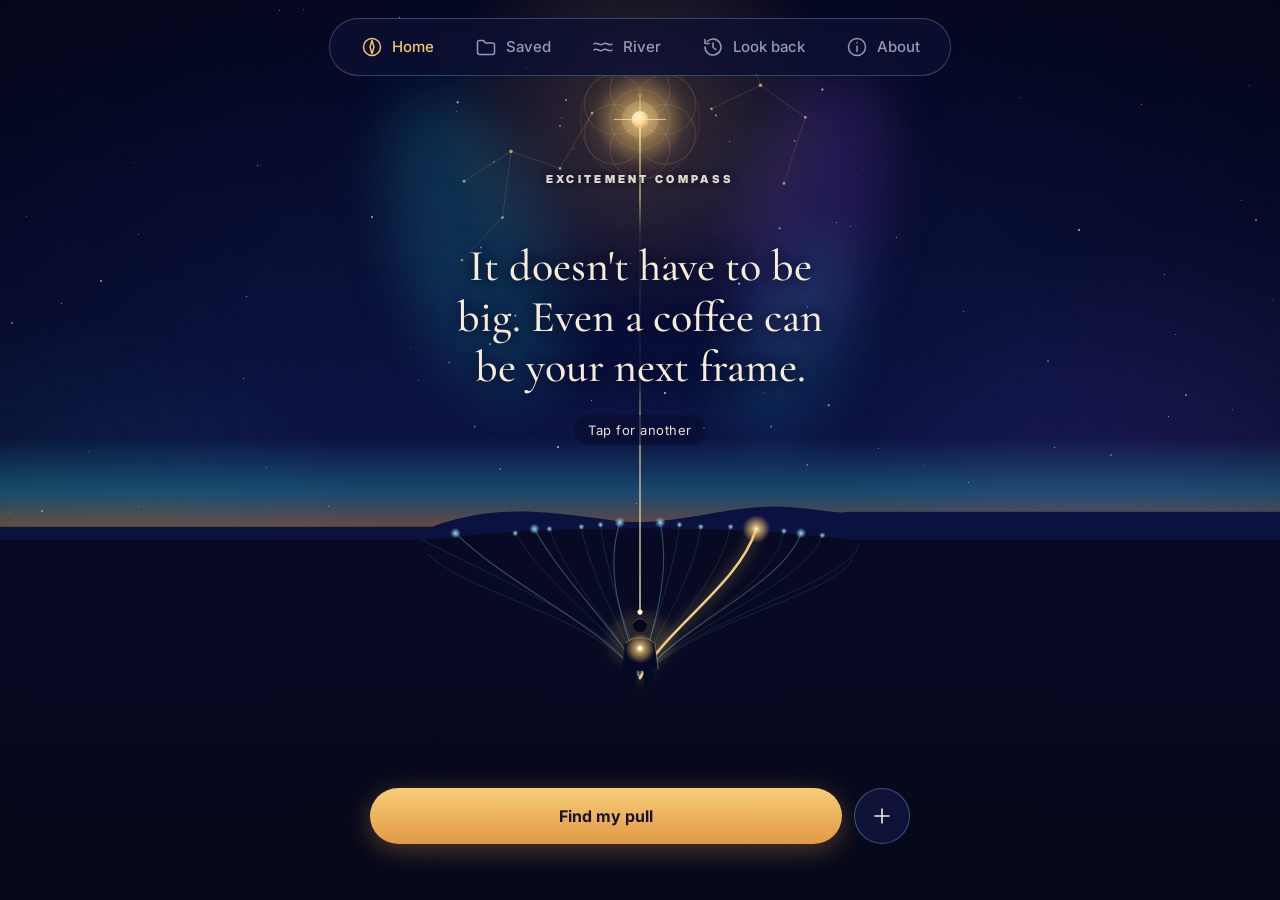
<file: index.html>
<!doctype html>
<html lang="en">
<head>
  <meta charset="utf-8">
  <meta name="viewport" content="width=device-width, initial-scale=1, viewport-fit=cover">
  <title>Excitement Compass</title>
  <meta name="description" content="A free, private compass for following your excitement, a gift from Fragments of Coherence. No account, nothing leaves your device.">
  <meta name="theme-color" content="#0b1240" media="(prefers-color-scheme: dark)">
  <meta name="theme-color" content="#eef1f8" media="(prefers-color-scheme: light)">
  <link rel="manifest" href="manifest.webmanifest">
  <link rel="icon" href="icon.svg" type="image/svg+xml">
  <link rel="apple-touch-icon" href="icons/apple-touch-icon.png">
  <meta name="mobile-web-app-capable" content="yes">
  <meta name="apple-mobile-web-app-capable" content="yes">
  <meta name="apple-mobile-web-app-title" content="Compass">
  <meta name="apple-mobile-web-app-status-bar-style" content="black-translucent">

  <meta property="og:type" content="website">
  <meta property="og:title" content="Excitement Compass">
  <meta property="og:description" content="A free, private compass for following your excitement, a gift from Fragments of Coherence. No account, nothing leaves your device.">
  <meta property="og:url" content="https://kostas564.github.io/excitement-compass/">
  <meta property="og:image" content="https://kostas564.github.io/excitement-compass/share.png?v=5">
  <meta property="og:image:width" content="1200">
  <meta property="og:image:height" content="630">
  <meta property="og:image:alt" content="A glowing star over a small figure on a night hill, with the words Excitement Compass">
  <meta name="twitter:card" content="summary_large_image">
  <meta name="twitter:title" content="Excitement Compass">
  <meta name="twitter:description" content="A free, private compass for following your excitement, a gift from Fragments of Coherence. No account, nothing leaves your device.">
  <meta name="twitter:image" content="https://kostas564.github.io/excitement-compass/share.png?v=5">

  <!-- Apply the saved theme (dark unless chosen otherwise) before the page draws, to avoid a flash. -->
  <script>
    var t = 'dark';
    try {
      t = JSON.parse(localStorage.getItem('excitement-compass-v1')).settings.theme || 'dark';
    } catch (e) {}
    if (t === 'light' || t === 'dark') document.documentElement.setAttribute('data-theme', t);
  </script>
  <!-- Fix the app's height before the first paint. iOS can open an installed
       app with a short viewport and correct it later, which made everything
       jump down; the screen's own height does not change. -->
  <script>
    (function () {
      // Only an iPhone or iPad home-screen app opens with a short viewport.
      // On Windows and Android the screen is taller than the app window, so
      // the window's own height is the right one.
      // A Mac's "Add to Dock" app also reports standalone, but has no touch screen.
      var iosApp = navigator.standalone === true && navigator.maxTouchPoints > 0;
      var h = Math.max(window.innerHeight, iosApp ? screen.height : 0);
      document.documentElement.style.setProperty('--app-height', h + 'px');
    })();
  </script>
  <link rel="stylesheet" href="styles.css?v=96">
</head>
<body>
  <div class="sky" id="sky" aria-hidden="true">
    <div class="sky-glow sky-glow--gold"></div>
    <div class="sky-glow sky-glow--indigo"></div>
    <div class="sky-glow sky-glow--cyan"></div>
    <div class="sky-stars" id="sky-stars"></div>
    <div class="sky-grain" id="sky-grain"></div>
    <div class="sky-vignette"></div>
  </div>

  <div class="home-scene" id="home-scene" aria-hidden="true">
<svg class="home-scene-svg" viewBox="0 0 390 844" preserveAspectRatio="xMidYMid slice" focusable="false" aria-hidden="true">
<defs>
<radialGradient id="hs-halo" cx="195" cy="112" r="190" gradientUnits="userSpaceOnUse">
<stop offset="0" stop-color="#f3c46c" stop-opacity="0.5"/>
<stop offset="0.3" stop-color="#e29a45" stop-opacity="0.16"/>
<stop offset="1" stop-color="#e29a45" stop-opacity="0"/>
</radialGradient>
<radialGradient id="hs-orb" cx="0.4" cy="0.35" r="0.7">
<stop offset="0" stop-color="#fffaf0"/>
<stop offset="0.5" stop-color="#fbdf9a"/>
<stop offset="1" stop-color="#e29a45"/>
</radialGradient>
<radialGradient id="hs-dot" cx="0.5" cy="0.5" r="0.5">
<stop offset="0" stop-color="#fff3d2" stop-opacity="1"/>
<stop offset="0.35" stop-color="#f3c46c" stop-opacity="0.7"/>
<stop offset="1" stop-color="#f3c46c" stop-opacity="0"/>
</radialGradient>
<radialGradient id="hs-cooldot" cx="0.5" cy="0.5" r="0.5">
<stop offset="0" stop-color="#bfeaf5" stop-opacity="0.9"/>
<stop offset="1" stop-color="#7fe0f0" stop-opacity="0"/>
</radialGradient>
<radialGradient id="hs-sunhalo"><stop offset="0" stop-color="#ffe2a8" stop-opacity="0.95"/><stop offset="0.35" stop-color="#ffbf80" stop-opacity="0.5"/><stop offset="1" stop-color="#ffb26b" stop-opacity="0"/></radialGradient>
<linearGradient id="hs-horizon" x1="0" y1="410" x2="0" y2="492" gradientUnits="userSpaceOnUse">
<stop offset="0" stop-color="#2fc3d0" stop-opacity="0"/>
<stop offset="0.6" stop-color="#2fc3d0" stop-opacity="0.3"/>
<stop offset="1" stop-color="#e29a45" stop-opacity="0.4"/>
</linearGradient>
<linearGradient id="hs-thread" x1="0" y1="118" x2="0" y2="576" gradientUnits="userSpaceOnUse">
<stop offset="0" stop-color="#f8d58a" stop-opacity="0.95"/>
<stop offset="0.14" stop-color="#f8d58a" stop-opacity="0.9"/>
<stop offset="0.22" stop-color="#f8d58a" stop-opacity="0.12"/>
<stop offset="0.5" stop-color="#f8d58a" stop-opacity="0.12"/>
<stop offset="0.62" stop-color="#f8d58a" stop-opacity="0.85"/>
<stop offset="1" stop-color="#fff3d2" stop-opacity="1"/>
</linearGradient>
<linearGradient id="hs-floor" x1="0" y1="640" x2="0" y2="844" gradientUnits="userSpaceOnUse">
<stop offset="0" stop-color="#05071a" stop-opacity="0"/>
<stop offset="0.5" stop-color="#05071a" stop-opacity="0.75"/>
<stop offset="1" stop-color="#05071a" stop-opacity="0.95"/>
</linearGradient>
<filter id="hs-soft" x="-50%" y="-50%" width="200%" height="200%"><feGaussianBlur stdDeviation="26"/></filter>
<filter id="hs-glowblur" x="-50%" y="-50%" width="200%" height="200%"><feGaussianBlur stdDeviation="5"/></filter>
</defs>

<ellipse cx="38" cy="230" rx="70" ry="150" fill="#1fb5c9" opacity="0.2" filter="url(#hs-soft)" transform="rotate(-18 38 230)"/>
<ellipse cx="356" cy="200" rx="64" ry="140" fill="#6a3fb0" opacity="0.26" filter="url(#hs-soft)" transform="rotate(16 356 200)"/>
<ellipse cx="336" cy="320" rx="50" ry="100" fill="#1fb5c9" opacity="0.14" filter="url(#hs-soft)" transform="rotate(20 336 320)"/>
<circle cx="195" cy="112" r="190" fill="url(#hs-halo)"/>

<g fill="#ffffff">
<circle cx="24" cy="96" r="1" opacity="0.7"/><circle cx="58" cy="152" r="0.7" opacity="0.5"/><circle cx="88" cy="64" r="1.1" opacity="0.8"/>
<circle cx="120" cy="118" r="0.8" opacity="0.6"/><circle cx="150" cy="44" r="0.9" opacity="0.7"/><circle cx="46" cy="232" r="0.8" opacity="0.5"/>
<circle cx="78" cy="296" r="1" opacity="0.6"/><circle cx="16" cy="340" r="0.7" opacity="0.5"/><circle cx="134" cy="262" r="0.8" opacity="0.55"/>
<circle cx="40" cy="400" r="0.8" opacity="0.5"/><circle cx="230" cy="52" r="1" opacity="0.7"/><circle cx="266" cy="108" r="0.8" opacity="0.6"/>
<circle cx="304" cy="70" r="1.2" opacity="0.8"/><circle cx="340" cy="132" r="0.8" opacity="0.55"/><circle cx="366" cy="84" r="1" opacity="0.7"/>
<circle cx="326" cy="214" r="0.9" opacity="0.6"/><circle cx="352" cy="288" r="0.7" opacity="0.5"/><circle cx="288" cy="266" r="1.1" opacity="0.7"/>
<circle cx="372" cy="380" r="1" opacity="0.6"/><circle cx="318" cy="400" r="0.8" opacity="0.5"/><circle cx="108" cy="22" r="0.8" opacity="0.6"/>
<circle cx="278" cy="22" r="0.9" opacity="0.6"/><circle cx="12" cy="44" r="0.7" opacity="0.5"/><circle cx="378" cy="30" r="0.8" opacity="0.5"/>
<circle cx="64" cy="440" r="0.8" opacity="0.45"/><circle cx="352" cy="436" r="0.8" opacity="0.45"/>
</g>

<g fill="none" stroke="#f3c46c" stroke-width="0.5" stroke-opacity="0.28">
<polyline points="30,170 74,142 120,158 150,106"/><polyline points="74,142 66,204 28,244"/>
<polyline points="262,102 308,80 350,110 330,172"/><polyline points="308,80 296,40"/>
</g>
<g fill="#f3c46c" opacity="0.7">
<circle cx="30" cy="170" r="1.4"/><circle cx="74" cy="142" r="1.7"/><circle cx="120" cy="158" r="1.3"/><circle cx="150" cy="106" r="1.3"/><circle cx="66" cy="204" r="1.3"/><circle cx="28" cy="244" r="1.1"/>
<circle cx="262" cy="102" r="1.3"/><circle cx="308" cy="80" r="1.7"/><circle cx="350" cy="110" r="1.3"/><circle cx="330" cy="172" r="1.3"/><circle cx="296" cy="40" r="1.1"/>
</g>

<g fill="none" stroke="#f3c46c" stroke-width="0.6" stroke-opacity="0.26">
<circle cx="195" cy="112" r="28"/><circle cx="195" cy="84" r="28"/><circle cx="219" cy="98" r="28"/><circle cx="219" cy="126" r="28"/>
<circle cx="195" cy="140" r="28"/><circle cx="171" cy="126" r="28"/><circle cx="171" cy="98" r="28"/>
<circle cx="195" cy="112" r="56" stroke-opacity="0.15"/>
</g>


<g class="dawn-sun"><circle cx="304" cy="470" r="150" fill="url(#hs-sunhalo)"/><circle cx="304" cy="470" r="30" fill="#fff3d2"/></g>
<rect x="-3000" y="410" width="6390" height="90" fill="url(#hs-horizon)"/>
<path d="M0 494 C60 472 110 480 170 488 C230 496 280 470 340 476 C365 478 380 482 390 480 L390 844 L0 844Z" fill="#0c1240"/>
<path d="M0 506 C100 492 290 492 390 506 L390 844 L0 844Z" fill="#070a22"/>
<rect x="-3000" y="494" width="3000" height="1400" fill="#0c1240"/><rect x="390" y="480" width="3000" height="1400" fill="#0c1240"/><rect x="-3000" y="506" width="3000" height="1400" fill="#070a22"/><rect x="390" y="506" width="3000" height="1400" fill="#070a22"/>

<g fill="none" stroke-linecap="round">
<g stroke="#7fe0f0" stroke-width="0.6" stroke-opacity="0.2">
<path d="M195 636 C160 580 40 560 -4 520"/>
<path d="M195 636 C250 580 380 558 394 524"/>
<path d="M195 636 C168 586 56 540 -10 506"/>
<path d="M195 636 C176 594 112 556 78 500"/>
<path d="M195 636 C182 598 130 552 110 496"/>
<path d="M195 636 C187 602 150 550 140 494"/>
<path d="M195 636 C192 606 166 556 158 492"/>
<path d="M195 636 C198 606 224 556 232 492"/>
<path d="M195 636 C203 602 244 552 252 494"/>
<path d="M195 636 C212 598 268 552 280 494"/>
<path d="M195 636 C224 592 322 552 330 498"/>
<path d="M195 636 C238 586 350 548 366 502"/>
<path d="M195 636 C244 580 396 546 400 510"/>
</g>
<g stroke="#7fe0f0" stroke-width="1" stroke-opacity="0.34">
<path d="M195 636 C165 590 70 548 22 500"/>
<path d="M195 636 C180 596 124 548 96 496"/>
<path d="M195 636 C189 604 158 548 176 490"/>
<path d="M195 636 C201 604 226 548 214 490"/>
<path d="M195 636 C232 586 330 548 346 500"/>
</g>
<path class="scene-gold-glow" d="M195 636 C218 590 288 548 304 496" stroke="#f3c46c" stroke-width="11" stroke-opacity="0.16" filter="url(#hs-glowblur)"/>
<path class="scene-gold" d="M195 636 C218 590 288 548 304 496" stroke="#f8d58a" stroke-width="2.4" stroke-opacity="0.95"/>
</g>
<g>
<circle cx="22" cy="500" r="5" fill="url(#hs-cooldot)"/><circle cx="96" cy="496" r="5" fill="url(#hs-cooldot)"/><circle cx="176" cy="490" r="5" fill="url(#hs-cooldot)"/>
<circle cx="214" cy="490" r="5" fill="url(#hs-cooldot)"/><circle cx="346" cy="500" r="5" fill="url(#hs-cooldot)"/>
<circle cx="78" cy="500" r="3" fill="url(#hs-cooldot)"/><circle cx="110" cy="496" r="3" fill="url(#hs-cooldot)"/><circle cx="140" cy="494" r="3" fill="url(#hs-cooldot)"/>
<circle cx="158" cy="492" r="3" fill="url(#hs-cooldot)"/><circle cx="232" cy="492" r="3" fill="url(#hs-cooldot)"/><circle cx="252" cy="494" r="3" fill="url(#hs-cooldot)"/>
<circle cx="280" cy="494" r="3" fill="url(#hs-cooldot)"/><circle cx="330" cy="498" r="3" fill="url(#hs-cooldot)"/><circle cx="366" cy="502" r="3" fill="url(#hs-cooldot)"/>
<circle cx="304" cy="496" r="13" fill="url(#hs-dot)"/>
</g>

<path d="M195 118 L195 574" stroke="url(#hs-thread)" stroke-width="1.2" fill="none"/>

<ellipse cx="195" cy="600" rx="30" ry="26" fill="#f3c46c" opacity="0.14" filter="url(#hs-glowblur)"/>
<circle cx="195" cy="586" r="6.6" fill="#04061a"/>
<path d="M188.6 584 Q195 576 201.4 584" stroke="#f3c46c" stroke-width="0.6" stroke-opacity="0.6" fill="none"/>
<path d="M181 603 Q195 593 209 603 L212 628 L208 628 L207 644 L199 644 L198 629 L192 629 L191 644 L183 644 L182 628 L178 628Z" fill="#070a24"/>
<path d="M181 603 Q195 593 209 603 L212 628" stroke="#f3c46c" stroke-width="0.7" stroke-opacity="0.55" fill="none"/>
<circle cx="195" cy="608" r="14" fill="url(#hs-dot)"/>
<circle cx="195" cy="608" r="2.2" fill="#fff8e6"/>
<circle cx="195" cy="574" r="2.4" fill="#fff3d2"/>

<rect x="-3000" y="640" width="6390" height="1200" fill="url(#hs-floor)"/>
</svg>
  <svg class="home-scene-svg home-star" viewBox="0 0 390 844" preserveAspectRatio="xMidYMid slice" focusable="false" aria-hidden="true">
<g class="scene-star"><circle cx="195" cy="112" r="42" fill="url(#hs-dot)" opacity="0.55"/><circle cx="195" cy="112" r="8" fill="url(#hs-orb)"/>
<circle cx="195" cy="112" r="17" fill="#f8d58a" opacity="0.22"/>
<g stroke="#fff3d2" stroke-width="0.8" stroke-opacity="0.8" stroke-linecap="round">
<line x1="195" y1="88" x2="195" y2="136"/><line x1="171" y1="112" x2="219" y2="112"/>
</g></g>
  </svg>
  </div>

  <div class="app">
    <p class="notice" id="storage-notice" hidden data-text="storage.unavailable"></p>

    <main class="screens">
      <!-- Home -->
      <section class="screen screen--home" id="screen-home" data-screen="home" aria-labelledby="home-title">
        <h1 class="app-name" id="home-title" data-text="appName"></h1>

        <div class="home-center">
          <div class="home-idle" id="home-idle">
            <p class="home-active-label" id="home-question-label" data-text="home.questionLabel" hidden></p>
            <p class="home-line" id="home-line" role="button" tabindex="0"></p>
            <p class="home-hint" id="home-hint" hidden data-text="home.tapHint"></p>
          </div>

          <div class="home-active" id="home-active" hidden>
            <p class="home-active-label" data-text="home.activeLabel"></p>
            <p class="home-pick" id="home-pick"></p>
          </div>
        </div>

        <div class="home-actions">
          <button class="btn btn--gold btn--large" id="find-pull" type="button" data-text="home.findPull"></button>
          <button class="btn btn--gold btn--large" id="done-let-go" type="button" data-text="home.doneLetGo" hidden></button>
          <button class="btn-round" id="home-add-river" type="button" data-label="home.addRiver">
            <svg viewBox="0 0 24 24" aria-hidden="true"><path d="M12 5v14M5 12h14"/></svg>
          </button>
        </div>
      </section>

      <!-- Choose: option entry, then the pair comparison -->
      <section class="screen" id="screen-choose" data-screen="choose" aria-labelledby="choose-title" hidden>
        <div class="choose-entry" id="choose-entry">
          <h1 class="screen-title"><label id="choose-title" for="option-input" data-text="choose.title"></label></h1>

          <form class="option-form" id="option-form" autocomplete="off">
            <input class="option-input" id="option-input" type="text" maxlength="80"
                   enterkeyhint="enter">
            <button class="option-add" id="option-add" type="submit" data-label="choose.add">
              <svg viewBox="0 0 24 24" aria-hidden="true"><path d="M12 5v14M5 12h14"/></svg>
            </button>
          </form>

          <ul class="chips" id="option-chips" aria-live="polite"></ul>
          <p class="hint" id="option-limit" data-text="choose.limit" hidden></p>

          <div class="suggestions" id="suggestions" hidden>
            <p class="suggestions-label" data-text="choose.saved"></p>
            <div class="tags tags--small" id="suggestion-cats" role="group" data-label="saved.title"></div>
            <ul class="chips" id="suggestion-chips"></ul>
          </div>

          <div class="screen-actions">
            <button class="btn btn--gold btn--large" id="start-compare" type="button" data-text="choose.findPull" disabled></button>
          </div>
        </div>

        <div class="compare" id="compare" hidden>
          <svg class="threads" id="threads" aria-hidden="true" focusable="false">
            <defs>
              <radialGradient id="th-orb-grad" cx="0.4" cy="0.35" r="0.7">
                <stop offset="0" stop-color="#fffaf0"/><stop offset="0.5" stop-color="#fbdf9a"/><stop offset="1" stop-color="#e29a45"/>
              </radialGradient>
              <radialGradient id="th-halo-grad">
                <stop offset="0" stop-color="#f3c46c" stop-opacity="0.34"/><stop offset="1" stop-color="#f3c46c" stop-opacity="0"/>
              </radialGradient>
              <filter id="th-blur" x="-50%" y="-50%" width="200%" height="200%"><feGaussianBlur stdDeviation="5"/></filter>
            </defs>
            <circle id="th-halo-c" r="150" fill="url(#th-halo-grad)"/>
            <g id="th-flower" fill="none" stroke="#f3c46c" stroke-width="0.6" stroke-opacity="0.26"></g>
            <path class="thread thread--0" id="thread-0" fill="none" stroke-linecap="round"/>
            <path class="thread thread--1" id="thread-1" fill="none" stroke-linecap="round"/>
            <path class="thread-glow" id="thread-glow" fill="none" stroke-linecap="round" filter="url(#th-blur)"/>
            <circle id="th-ring" r="14" fill="#f8d58a" opacity="0.25"/>
            <circle id="th-orb" r="7" fill="url(#th-orb-grad)"/>
          </svg>

          <div class="compare-top">
            <button class="icon-btn" id="compare-undo" type="button" data-label="choose.back">
              <svg viewBox="0 0 24 24" aria-hidden="true"><path d="M15 5l-7 7 7 7"/></svg>
            </button>
            <div class="progress" aria-hidden="true"><div class="progress-fill" id="progress-fill"></div></div>
          </div>

          <h1 class="screen-title compare-title" id="compare-title" data-text="choose.comparePrompt"></h1>

          <div class="pair" id="pair">
            <button class="card" type="button" data-side="0"></button>
            <button class="card" type="button" data-side="1"></button>
          </div>

          <button class="link-btn" id="compare-tie" type="button" data-text="choose.aboutTheSame"></button>
          <button class="link-btn link-btn--quiet" id="compare-coin" type="button" data-text="coin.link"></button>

          <div class="coin-layer" id="coin-layer" role="dialog" aria-modal="true" aria-labelledby="coin-title" hidden>
            <h2 class="coin-title" id="coin-title" data-text="coin.title"></h2>
            <div class="coin-stage" aria-hidden="true">
              <div class="coin" id="coin">
                <div class="coin-face coin-face--heads"><svg viewBox="-20 -20 40 40"><polygon points="0,-15 3,-3 15,0 3,3 0,15 -3,3 -15,0 -3,-3"/><circle r="2.2"/></svg></div>
                <div class="coin-face coin-face--tails"><svg viewBox="-20 -20 40 40"><circle r="14"/><circle r="6"/><circle cx="0" cy="-14" r="1.6"/><circle cx="12.1" cy="7" r="1.6"/><circle cx="-12.1" cy="7" r="1.6"/></svg></div>
              </div>
            </div>
            <ul class="coin-sides" id="coin-sides"></ul>
            <div class="coin-result" id="coin-result" aria-live="polite" hidden>
              <p class="coin-landed"><span data-text="coin.landed"></span> <span class="coin-pick" id="coin-pick"></span></p>
              <p class="coin-notice" data-text="coin.notice"></p>
              <div class="stack-actions">
                <button class="btn btn--gold btn--large" id="coin-keep" type="button" data-text="coin.keep"></button>
                <button class="btn btn--ghost" id="coin-other" type="button" data-text="coin.other"></button>
              </div>
            </div>
            <button class="link-btn" id="coin-back" type="button" data-text="coin.back"></button>
          </div>
        </div>
      </section>

      <!-- Act: the top pick, with the compass pointing at it -->
      <section class="screen" id="screen-act" data-screen="act" aria-labelledby="act-pick" hidden>
        <div class="act-center">
          <p class="act-line" id="act-line" aria-live="polite"></p>
          <p class="scene-label" data-text="act.strongest"></p>
          <h1 class="act-pick" id="act-pick"></h1>
        </div>

        <div class="stack-actions">
          <button class="btn btn--gold btn--large" id="act-on-it" type="button" data-text="act.onIt"></button>
          <div class="act-row">
            <button class="btn btn--ghost act-secondary" id="act-not-possible" type="button" data-text="act.notPossible"></button>
            <button class="btn btn--ghost act-secondary act-smaller" id="act-smaller" type="button" data-text="act.makeSmaller"></button>
          </div>
        </div>
      </section>

      <!-- Where is this now? -->
      <section class="screen screen--outcome" id="screen-outcome" data-screen="outcome" aria-labelledby="outcome-pick" hidden>
        <h1 class="outcome-pick" id="outcome-pick"></h1>
        <p class="outcome-question" data-text="outcome.question"></p>
        <div class="outcome-options" role="group" aria-labelledby="outcome-pick">
          <button class="outcome-btn" type="button" data-outcome="complete"><span class="outcome-name" data-text="outcome.complete"></span><span class="outcome-hint" data-text="outcome.completeHint"></span></button>
          <button class="outcome-btn" type="button" data-outcome="pulling"><span class="outcome-name" data-text="outcome.pulling"></span><span class="outcome-hint" data-text="outcome.pullingHint"></span></button>
          <button class="outcome-btn" type="button" data-outcome="faded"><span class="outcome-name" data-text="outcome.faded"></span><span class="outcome-hint" data-text="outcome.fadedHint"></span></button>
        </div>
        <button class="link-btn outcome-back" id="outcome-back" type="button" data-text="outcome.back"></button>
      </section>

      <!-- Settle first -->
      <section class="screen screen--settle" id="screen-settle" data-screen="settle" aria-labelledby="settle-title" hidden>
        <svg class="settle-svg" id="settle-svg" viewBox="0 0 390 844" preserveAspectRatio="xMidYMid slice" aria-hidden="true" focusable="false">
<defs>
<radialGradient id="st-halo" cx="195" cy="330" r="230" gradientUnits="userSpaceOnUse">
<stop offset="0" stop-color="#f3c46c" stop-opacity="0.5"/><stop offset="0.35" stop-color="#e29a45" stop-opacity="0.16"/><stop offset="1" stop-color="#e29a45" stop-opacity="0"/>
</radialGradient>
<radialGradient id="st-orb" cx="0.4" cy="0.35" r="0.7">
<stop offset="0" stop-color="#fffaf0"/><stop offset="0.5" stop-color="#fbdf9a"/><stop offset="1" stop-color="#e29a45"/>
</radialGradient>
<filter id="st-soft" x="-50%" y="-50%" width="200%" height="200%"><feGaussianBlur stdDeviation="26"/></filter>
</defs>
<ellipse cx="40" cy="220" rx="70" ry="150" fill="#1fb5c9" opacity="0.18" filter="url(#st-soft)" transform="rotate(-18 40 220)"/>
<ellipse cx="352" cy="560" rx="64" ry="140" fill="#6a3fb0" opacity="0.24" filter="url(#st-soft)" transform="rotate(16 352 560)"/>
<circle class="settle-halo" cx="195" cy="330" r="230" fill="url(#st-halo)"/>
<g fill="#ffffff">
<circle cx="24" cy="96" r="1" opacity="0.7"/><circle cx="58" cy="152" r="0.7" opacity="0.5"/><circle cx="88" cy="64" r="1.1" opacity="0.8"/>
<circle cx="300" cy="90" r="0.8" opacity="0.6"/><circle cx="340" cy="140" r="1" opacity="0.7"/><circle cx="360" cy="70" r="0.8" opacity="0.55"/>
<circle cx="46" cy="232" r="0.8" opacity="0.5"/><circle cx="352" cy="228" r="0.9" opacity="0.6"/><circle cx="20" cy="470" r="0.8" opacity="0.5"/>
<circle cx="370" cy="470" r="1" opacity="0.6"/><circle cx="60" cy="600" r="0.8" opacity="0.45"/><circle cx="330" cy="610" r="0.8" opacity="0.45"/>
<circle cx="150" cy="40" r="0.9" opacity="0.6"/><circle cx="250" cy="30" r="0.9" opacity="0.6"/><circle cx="120" cy="740" r="0.7" opacity="0.4"/>
<circle cx="280" cy="760" r="0.8" opacity="0.45"/><circle cx="30" cy="700" r="0.7" opacity="0.4"/>
</g>
<g class="settle-spin"><g class="settle-flower">
<g fill="none" stroke="#f3c46c" stroke-width="0.9" stroke-opacity="0.5">
<circle cx="195" cy="330" r="46"/>
<circle cx="195" cy="284" r="46"/><circle cx="234.8" cy="307" r="46"/><circle cx="234.8" cy="353" r="46"/>
<circle cx="195" cy="376" r="46"/><circle cx="155.2" cy="353" r="46"/><circle cx="155.2" cy="307" r="46"/>
</g>
<g fill="none" stroke="#f3c46c" stroke-width="0.7">
<circle cx="195" cy="330" r="92" stroke-opacity="0.3"/><circle cx="195" cy="330" r="138" stroke-opacity="0.18"/><circle cx="195" cy="330" r="184" stroke-opacity="0.1"/>
</g>
<circle cx="195" cy="330" r="12" fill="url(#st-orb)"/>
<circle cx="195" cy="330" r="26" fill="#f8d58a" opacity="0.28"/>
</g></g>
</svg>
        <div class="settle-text">
          <h1 class="settle-title" id="settle-title" data-text="settle.title"></h1>
          <p class="scene-label settle-breath" id="settle-breath"></p>
          <div class="settle-dots" id="settle-dots" aria-hidden="true"><span></span><span></span><span></span></div>
        </div>
        <div class="settle-skip"><button class="link-btn" id="settle-skip" type="button" data-text="settle.skip"></button></div>
      </section>

      <!-- Make it smaller -->
      <section class="screen screen--smaller" id="screen-smaller" data-screen="smaller" aria-labelledby="smaller-title" hidden>
        <p class="scene-label" data-text="smaller.label"></p>
        <form class="smaller-form" id="smaller-form" autocomplete="off">
          <h1 class="smaller-title" id="smaller-title" data-text="smaller.title"></h1>
          <p class="smaller-of"><span data-text="smaller.piecePrefix"></span> <span class="smaller-pick" id="smaller-pick"></span></p>
          <label class="visually-hidden" for="smaller-input" data-text="smaller.title"></label>
          <input class="option-input" id="smaller-input" type="text" maxlength="80" enterkeyhint="done" data-placeholder="smaller.placeholder">
          <ul class="chips smaller-chips" id="smaller-chips"></ul>

          <div class="smaller-actions">
            <button class="btn btn--gold btn--large" id="smaller-confirm" type="submit" data-text="smaller.confirm" disabled></button>
            <button class="link-btn" id="smaller-back" type="button" data-text="smaller.back"></button>
          </div>
        </form>
      </section>

      <!-- Release: an optional note, then a short closing line -->
      <section class="screen" id="screen-release" data-screen="release" aria-labelledby="release-title" hidden>
        <form class="release-form" id="release-form" autocomplete="off">
          <p class="release-pick" id="release-pick"></p>
          <h1 class="screen-title"><label id="release-title" for="release-note" data-text="release.prompt"></label></h1>
          <input class="option-input release-input" id="release-note" type="text" maxlength="200"
                 enterkeyhint="done" data-placeholder="release.placeholder">

          <div class="stack-actions">
            <button class="btn btn--gold btn--large" type="submit" data-text="release.letGo"></button>
            <button class="link-btn" id="release-skip" type="button" data-text="release.skip"></button>
          </div>
        </form>

        <div class="release-closing" id="release-closing" hidden>
          <p class="release-line" id="release-line" tabindex="-1"></p>
        </div>
      </section>

      <!-- Saved: every option written, sorted into categories -->
      <section class="screen" id="screen-saved" data-screen="saved" aria-labelledby="saved-title" hidden>
        <h1 class="screen-title" id="saved-title" data-text="saved.title"></h1>
        <p class="screen-subtitle" data-text="saved.subtitle"></p>

        <form class="option-form" id="saved-form" autocomplete="off">
          <input class="option-input" id="saved-input" type="text" maxlength="80"
                 enterkeyhint="enter" data-placeholder="saved.placeholder" data-label="saved.placeholder">
          <button class="option-add" type="submit" data-label="saved.add">
            <svg viewBox="0 0 24 24" aria-hidden="true"><path d="M12 5v14M5 12h14"/></svg>
          </button>
        </form>
        <div class="tags" id="saved-target" role="group" data-label="saved.addTo"></div>

        <div id="saved-groups"></div>

        <button class="btn btn--ghost new-category" id="new-category" type="button" data-text="saved.newCategory"></button>
      </section>

      <!-- River log -->
      <section class="screen" id="screen-river" data-screen="river" aria-labelledby="river-title" hidden>
        <h1 class="screen-title" id="river-title" data-text="river.title"></h1>

        <form class="option-form" id="river-form" autocomplete="off">
          <input class="option-input" id="river-input" type="text" maxlength="200"
                 enterkeyhint="done" data-placeholder="river.placeholder" data-label="river.placeholder">
          <button class="option-add" id="river-add" type="submit" data-label="river.add">
            <svg viewBox="0 0 24 24" aria-hidden="true"><path d="M12 5v14M5 12h14"/></svg>
          </button>
        </form>

        <div class="tags" id="river-tags" role="group" data-label="river.tagLabel"></div>
        <p class="river-linked" id="river-linked" hidden></p>

        <p class="empty" id="river-empty" data-text="river.empty"></p>
        <ol class="timeline" id="river-list"></ol>
      </section>

      <!-- Look back -->
      <section class="screen" id="screen-lookback" data-screen="lookback" aria-labelledby="lookback-title" hidden>
        <h1 class="screen-title" id="lookback-title" data-text="lookBack.title"></h1>
        <p class="screen-subtitle" data-text="lookBack.subtitle"></p>

        <div class="lookback-filters" id="lookback-filters">
          <input class="option-input search-input" id="lookback-search" type="search"
                 enterkeyhint="search" data-placeholder="lookBack.search" data-label="lookBack.search">
          <div class="tags" id="lookback-tags" role="group" data-label="lookBack.filterLabel"></div>
        </div>

        <div class="strip" id="lookback-days"></div>
        <p class="empty" id="lookback-empty"></p>
      </section>

      <!-- About -->
      <section class="screen screen--about" id="screen-about" data-screen="about" aria-labelledby="about-title" hidden>
        <h1 class="visually-hidden" id="about-title" data-text="about.title"></h1>
        <aside class="credit-card" id="credit-card" aria-labelledby="credit-name">
          <div class="credit-content">
            <p class="credit-label" id="credit-label"></p>
            <p class="credit-name" id="credit-name"></p>
            <p class="credit-text" id="credit-text"></p>
            <a class="btn btn--gold credit-button" id="credit-button" target="_blank" rel="noopener"></a>
          </div>
        </aside>

        <div class="about-lines" id="about-lines"></div>
        <div class="about-body" id="about-body"></div>

        <section class="about-data" id="install-section" aria-labelledby="about-install-title">
          <h2 class="group-title" id="about-install-title" data-text="about.installTitle"></h2>
          <div class="data-action">
            <button class="btn btn--gold" id="install-app" type="button" data-text="about.installButton"></button>
            <p class="data-hint" data-text="about.installHint"></p>
          </div>
        </section>

        <section class="about-data about-share" aria-labelledby="about-share-title">
          <h2 class="group-title" id="about-share-title" data-text="about.shareTitle"></h2>
          <p class="data-hint" data-text="about.shareHint"></p>
          <button class="btn btn--ghost" id="share-app" type="button" data-text="about.shareButton"></button>
          <p class="data-status" id="share-status" role="status"></p>
        </section>

        <section class="about-data" aria-labelledby="about-theme-title">
          <h2 class="group-title" id="about-theme-title" data-text="about.themeTitle"></h2>
          <div class="tags" id="theme-choice" role="group" data-label="about.themeTitle"></div>
        </section>

        <div class="switch-row">
          <span id="settle-switch-label" data-text="about.settleSwitch"></span>
          <button class="switch" id="settle-switch" type="button" role="switch" aria-labelledby="settle-switch-label" aria-checked="true"><span></span></button>
        </div>

        <section class="about-data" aria-labelledby="about-data-title">
          <h2 class="group-title" id="about-data-title" data-text="about.dataTitle"></h2>
          <p class="data-hint" data-text="about.backupHint"></p>
          <div class="data-row">
            <button class="btn btn--ghost" id="export-data" type="button" data-text="about.export"></button>
            <button class="btn btn--ghost" id="import-data" type="button" data-text="about.import"></button>
            <input type="file" id="import-file" accept="application/json,.json" hidden>
          </div>
          <div class="data-status" id="data-status" role="status"></div>
          <div class="data-action">
            <button class="btn btn--ghost" id="clear-history" type="button" data-text="about.clearHistory"></button>
            <p class="data-hint" data-text="about.clearHistoryHint"></p>
          </div>
          <div class="data-action">
            <button class="btn btn--danger" id="reset-app" type="button" data-text="about.reset"></button>
            <p class="data-hint" data-text="about.resetHint"></p>
          </div>
        </section>

        <section class="about-data about-privacy" id="about-privacy" aria-labelledby="about-privacy-title" hidden>
          <h2 class="group-title" id="about-privacy-title"></h2>
          <p class="data-hint" id="about-privacy-text"></p>
        </section>

        <p class="about-helpline" id="about-helpline"></p>

      </section>
    </main>

    <button class="scroll-hint" id="scroll-hint" type="button" hidden>
      <span data-text="about.scrollHint"></span>
      <svg viewBox="0 0 24 24" aria-hidden="true"><path d="M6 9l6 6 6-6"/></svg>
    </button>

    <nav class="nav" aria-label="Main">
      <a class="nav-item" href="#home" data-nav="home">
        <svg viewBox="0 0 24 24" aria-hidden="true"><circle cx="12" cy="12" r="8.5"/><path d="M12 5.5l2 6.5-2 6.5-2-6.5z"/></svg>
        <span data-text="nav.home"></span>
      </a>
      <a class="nav-item" href="#saved" data-nav="saved">
        <svg viewBox="0 0 24 24" aria-hidden="true"><path d="M3.5 7.5a2 2 0 0 1 2-2h4l2 2.5h7a2 2 0 0 1 2 2v7.5a2 2 0 0 1-2 2h-13a2 2 0 0 1-2-2z"/></svg>
        <span data-text="nav.saved"></span>
      </a>
      <a class="nav-item" href="#river" data-nav="river">
        <svg viewBox="0 0 24 24" aria-hidden="true"><path d="M3 9c3-2.5 6 2.5 9 0s6 2.5 9 0M3 15c3-2.5 6 2.5 9 0s6 2.5 9 0"/></svg>
        <span data-text="nav.river"></span>
      </a>
      <a class="nav-item" href="#lookback" data-nav="lookback">
        <svg viewBox="0 0 24 24" aria-hidden="true"><path d="M4 12a8 8 0 1 0 2.4-5.7"/><path d="M4 4.5v4h4"/><path d="M12 8v4.5l3 2"/></svg>
        <span data-text="nav.lookBack"></span>
      </a>
      <a class="nav-item" href="#about" data-nav="about">
        <svg viewBox="0 0 24 24" aria-hidden="true"><circle cx="12" cy="12" r="8.5"/><path d="M12 11v5.5M12 7.6v.1"/></svg>
        <span data-text="nav.about"></span>
      </a>
    </nav>
  </div>

  <!-- Bump ?v= on every release so browsers never mix old and new files. -->
  <!-- One sheet, filled in by app.js, for moving, renaming and deleting. -->
  <dialog class="sheet" id="sheet" aria-labelledby="sheet-title">
    <div class="sheet-inner">
      <h2 class="sheet-title" id="sheet-title"></h2>
      <div class="sheet-body" id="sheet-body"></div>
      <button class="link-btn" id="sheet-close" type="button" data-text="saved.close"></button>
    </div>
  </dialog>

  <script src="strings.js?v=96"></script>
  <script src="storage.js?v=96"></script>
  <script src="sky.js?v=96"></script>
  <script src="app.js?v=96"></script>
</body>
</html>
</file>
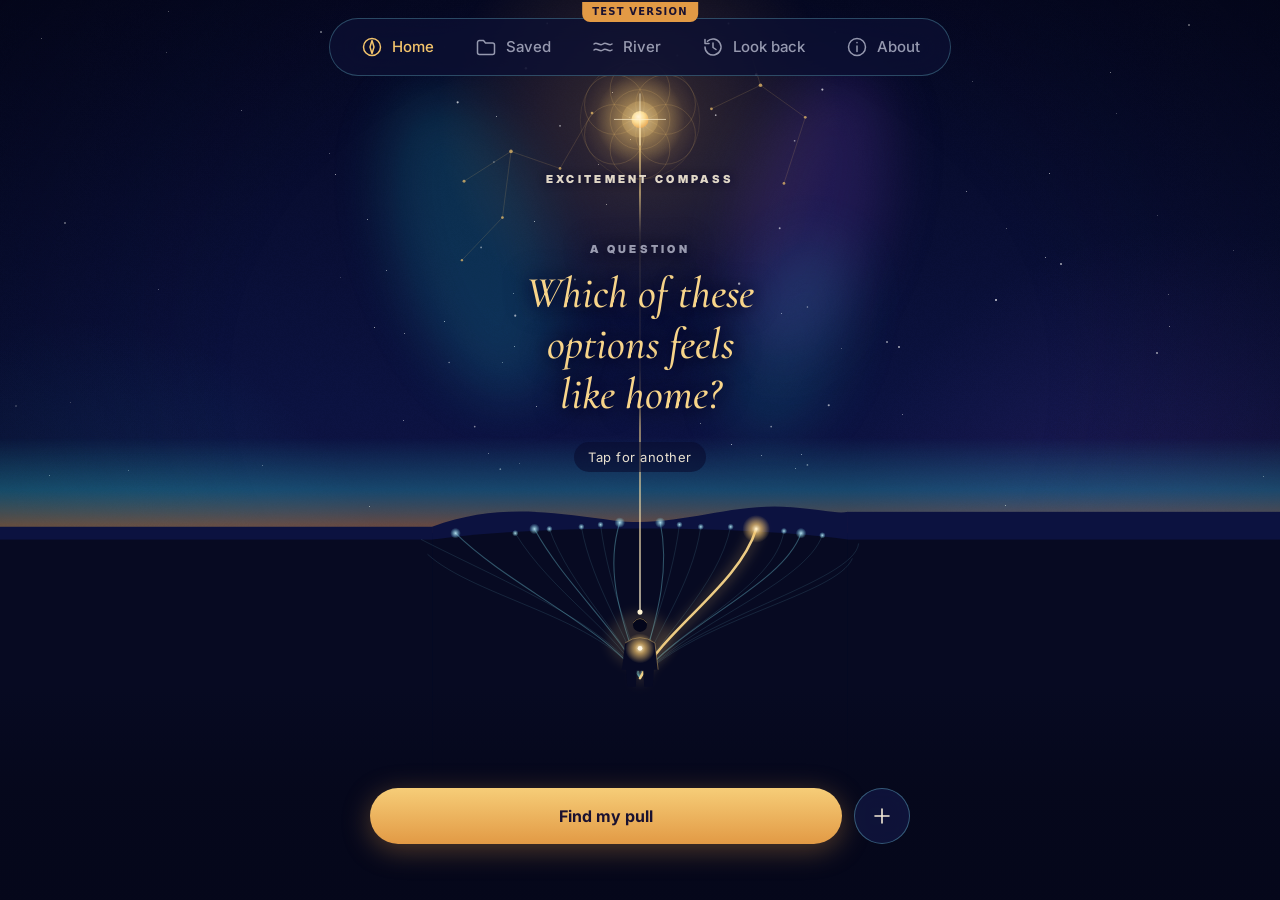
<file: test/index.html>
<!doctype html>
<html lang="en">
<head>
  <meta charset="utf-8">
  <meta name="robots" content="noindex, nofollow">
  <meta name="viewport" content="width=device-width, initial-scale=1, viewport-fit=cover">
  <title>Excitement Compass (test)</title>
  <meta name="description" content="A free, private compass for following your excitement, a gift from Fragments of Coherence. No account, nothing leaves your device.">
  <meta name="theme-color" content="#0b1240" media="(prefers-color-scheme: dark)">
  <meta name="theme-color" content="#eef1f8" media="(prefers-color-scheme: light)">
  <link rel="manifest" href="manifest.webmanifest">
  <link rel="icon" href="icon.svg" type="image/svg+xml">
  <link rel="apple-touch-icon" href="icons/apple-touch-icon.png">
  <meta name="mobile-web-app-capable" content="yes">
  <meta name="apple-mobile-web-app-capable" content="yes">
  <meta name="apple-mobile-web-app-title" content="Compass TEST">
  <meta name="apple-mobile-web-app-status-bar-style" content="black-translucent">

  <meta property="og:type" content="website">
  <meta property="og:title" content="Excitement Compass">
  <meta property="og:description" content="A free, private compass for following your excitement, a gift from Fragments of Coherence. No account, nothing leaves your device.">
  <meta property="og:url" content="https://kostas564.github.io/excitement-compass/">
  <meta property="og:image" content="https://kostas564.github.io/excitement-compass/share.png?v=5">
  <meta property="og:image:width" content="1200">
  <meta property="og:image:height" content="630">
  <meta property="og:image:alt" content="A glowing star over a small figure on a night hill, with the words Excitement Compass">
  <meta name="twitter:card" content="summary_large_image">
  <meta name="twitter:title" content="Excitement Compass">
  <meta name="twitter:description" content="A free, private compass for following your excitement, a gift from Fragments of Coherence. No account, nothing leaves your device.">
  <meta name="twitter:image" content="https://kostas564.github.io/excitement-compass/share.png?v=5">

  <!-- Apply the saved theme (dark unless chosen otherwise) before the page draws, to avoid a flash. -->
  <script>
    var t = 'dark';
    try {
      t = JSON.parse(localStorage.getItem('ec-test-v1')).settings.theme || 'dark';
    } catch (e) {}
    if (t === 'light' || t === 'dark') document.documentElement.setAttribute('data-theme', t);
  </script>
  <!-- Fix the app's height before the first paint. iOS can open an installed
       app with a short viewport and correct it later, which made everything
       jump down; the screen's own height does not change. -->
  <script>
    (function () {
      // Only an iPhone or iPad home-screen app opens with a short viewport.
      // On Windows and Android the screen is taller than the app window, so
      // the window's own height is the right one.
      // A Mac's "Add to Dock" app also reports standalone, but has no touch screen.
      var iosApp = navigator.standalone === true && navigator.maxTouchPoints > 0;
      var h = Math.max(window.innerHeight, iosApp ? screen.height : 0);
      document.documentElement.style.setProperty('--app-height', h + 'px');
    })();
  </script>
  <link rel="stylesheet" href="styles.css?v=96">
  <style>body::after{content:"TEST VERSION";position:fixed;top:calc(env(safe-area-inset-top) + 2px);left:50%;transform:translateX(-50%);z-index:50;padding:2px 10px;border-radius:0 0 8px 8px;background:#e29a45;color:#1a1130;font:700 10px/1.6 system-ui,sans-serif;letter-spacing:.12em;pointer-events:none}</style>
</head>
<body>
  <div class="sky" id="sky" aria-hidden="true">
    <div class="sky-glow sky-glow--gold"></div>
    <div class="sky-glow sky-glow--indigo"></div>
    <div class="sky-glow sky-glow--cyan"></div>
    <div class="sky-stars" id="sky-stars"></div>
    <div class="sky-grain" id="sky-grain"></div>
    <div class="sky-vignette"></div>
  </div>

  <div class="home-scene" id="home-scene" aria-hidden="true">
<svg class="home-scene-svg" viewBox="0 0 390 844" preserveAspectRatio="xMidYMid slice" focusable="false" aria-hidden="true">
<defs>
<radialGradient id="hs-halo" cx="195" cy="112" r="190" gradientUnits="userSpaceOnUse">
<stop offset="0" stop-color="#f3c46c" stop-opacity="0.5"/>
<stop offset="0.3" stop-color="#e29a45" stop-opacity="0.16"/>
<stop offset="1" stop-color="#e29a45" stop-opacity="0"/>
</radialGradient>
<radialGradient id="hs-orb" cx="0.4" cy="0.35" r="0.7">
<stop offset="0" stop-color="#fffaf0"/>
<stop offset="0.5" stop-color="#fbdf9a"/>
<stop offset="1" stop-color="#e29a45"/>
</radialGradient>
<radialGradient id="hs-dot" cx="0.5" cy="0.5" r="0.5">
<stop offset="0" stop-color="#fff3d2" stop-opacity="1"/>
<stop offset="0.35" stop-color="#f3c46c" stop-opacity="0.7"/>
<stop offset="1" stop-color="#f3c46c" stop-opacity="0"/>
</radialGradient>
<radialGradient id="hs-cooldot" cx="0.5" cy="0.5" r="0.5">
<stop offset="0" stop-color="#bfeaf5" stop-opacity="0.9"/>
<stop offset="1" stop-color="#7fe0f0" stop-opacity="0"/>
</radialGradient>
<radialGradient id="hs-sunhalo"><stop offset="0" stop-color="#ffe2a8" stop-opacity="0.95"/><stop offset="0.35" stop-color="#ffbf80" stop-opacity="0.5"/><stop offset="1" stop-color="#ffb26b" stop-opacity="0"/></radialGradient>
<linearGradient id="hs-horizon" x1="0" y1="410" x2="0" y2="492" gradientUnits="userSpaceOnUse">
<stop offset="0" stop-color="#2fc3d0" stop-opacity="0"/>
<stop offset="0.6" stop-color="#2fc3d0" stop-opacity="0.3"/>
<stop offset="1" stop-color="#e29a45" stop-opacity="0.4"/>
</linearGradient>
<linearGradient id="hs-thread" x1="0" y1="118" x2="0" y2="576" gradientUnits="userSpaceOnUse">
<stop offset="0" stop-color="#f8d58a" stop-opacity="0.95"/>
<stop offset="0.14" stop-color="#f8d58a" stop-opacity="0.9"/>
<stop offset="0.22" stop-color="#f8d58a" stop-opacity="0.12"/>
<stop offset="0.5" stop-color="#f8d58a" stop-opacity="0.12"/>
<stop offset="0.62" stop-color="#f8d58a" stop-opacity="0.85"/>
<stop offset="1" stop-color="#fff3d2" stop-opacity="1"/>
</linearGradient>
<linearGradient id="hs-floor" x1="0" y1="640" x2="0" y2="844" gradientUnits="userSpaceOnUse">
<stop offset="0" stop-color="#05071a" stop-opacity="0"/>
<stop offset="0.5" stop-color="#05071a" stop-opacity="0.75"/>
<stop offset="1" stop-color="#05071a" stop-opacity="0.95"/>
</linearGradient>
<filter id="hs-soft" x="-50%" y="-50%" width="200%" height="200%"><feGaussianBlur stdDeviation="26"/></filter>
<filter id="hs-glowblur" x="-50%" y="-50%" width="200%" height="200%"><feGaussianBlur stdDeviation="5"/></filter>
</defs>

<ellipse cx="38" cy="230" rx="70" ry="150" fill="#1fb5c9" opacity="0.2" filter="url(#hs-soft)" transform="rotate(-18 38 230)"/>
<ellipse cx="356" cy="200" rx="64" ry="140" fill="#6a3fb0" opacity="0.26" filter="url(#hs-soft)" transform="rotate(16 356 200)"/>
<ellipse cx="336" cy="320" rx="50" ry="100" fill="#1fb5c9" opacity="0.14" filter="url(#hs-soft)" transform="rotate(20 336 320)"/>
<circle cx="195" cy="112" r="190" fill="url(#hs-halo)"/>

<g fill="#ffffff">
<circle cx="24" cy="96" r="1" opacity="0.7"/><circle cx="58" cy="152" r="0.7" opacity="0.5"/><circle cx="88" cy="64" r="1.1" opacity="0.8"/>
<circle cx="120" cy="118" r="0.8" opacity="0.6"/><circle cx="150" cy="44" r="0.9" opacity="0.7"/><circle cx="46" cy="232" r="0.8" opacity="0.5"/>
<circle cx="78" cy="296" r="1" opacity="0.6"/><circle cx="16" cy="340" r="0.7" opacity="0.5"/><circle cx="134" cy="262" r="0.8" opacity="0.55"/>
<circle cx="40" cy="400" r="0.8" opacity="0.5"/><circle cx="230" cy="52" r="1" opacity="0.7"/><circle cx="266" cy="108" r="0.8" opacity="0.6"/>
<circle cx="304" cy="70" r="1.2" opacity="0.8"/><circle cx="340" cy="132" r="0.8" opacity="0.55"/><circle cx="366" cy="84" r="1" opacity="0.7"/>
<circle cx="326" cy="214" r="0.9" opacity="0.6"/><circle cx="352" cy="288" r="0.7" opacity="0.5"/><circle cx="288" cy="266" r="1.1" opacity="0.7"/>
<circle cx="372" cy="380" r="1" opacity="0.6"/><circle cx="318" cy="400" r="0.8" opacity="0.5"/><circle cx="108" cy="22" r="0.8" opacity="0.6"/>
<circle cx="278" cy="22" r="0.9" opacity="0.6"/><circle cx="12" cy="44" r="0.7" opacity="0.5"/><circle cx="378" cy="30" r="0.8" opacity="0.5"/>
<circle cx="64" cy="440" r="0.8" opacity="0.45"/><circle cx="352" cy="436" r="0.8" opacity="0.45"/>
</g>

<g fill="none" stroke="#f3c46c" stroke-width="0.5" stroke-opacity="0.28">
<polyline points="30,170 74,142 120,158 150,106"/><polyline points="74,142 66,204 28,244"/>
<polyline points="262,102 308,80 350,110 330,172"/><polyline points="308,80 296,40"/>
</g>
<g fill="#f3c46c" opacity="0.7">
<circle cx="30" cy="170" r="1.4"/><circle cx="74" cy="142" r="1.7"/><circle cx="120" cy="158" r="1.3"/><circle cx="150" cy="106" r="1.3"/><circle cx="66" cy="204" r="1.3"/><circle cx="28" cy="244" r="1.1"/>
<circle cx="262" cy="102" r="1.3"/><circle cx="308" cy="80" r="1.7"/><circle cx="350" cy="110" r="1.3"/><circle cx="330" cy="172" r="1.3"/><circle cx="296" cy="40" r="1.1"/>
</g>

<g fill="none" stroke="#f3c46c" stroke-width="0.6" stroke-opacity="0.26">
<circle cx="195" cy="112" r="28"/><circle cx="195" cy="84" r="28"/><circle cx="219" cy="98" r="28"/><circle cx="219" cy="126" r="28"/>
<circle cx="195" cy="140" r="28"/><circle cx="171" cy="126" r="28"/><circle cx="171" cy="98" r="28"/>
<circle cx="195" cy="112" r="56" stroke-opacity="0.15"/>
</g>


<g class="dawn-sun"><circle cx="304" cy="470" r="150" fill="url(#hs-sunhalo)"/><circle cx="304" cy="470" r="30" fill="#fff3d2"/></g>
<rect x="-3000" y="410" width="6390" height="90" fill="url(#hs-horizon)"/>
<path d="M0 494 C60 472 110 480 170 488 C230 496 280 470 340 476 C365 478 380 482 390 480 L390 844 L0 844Z" fill="#0c1240"/>
<path d="M0 506 C100 492 290 492 390 506 L390 844 L0 844Z" fill="#070a22"/>
<rect x="-3000" y="494" width="3000" height="1400" fill="#0c1240"/><rect x="390" y="480" width="3000" height="1400" fill="#0c1240"/><rect x="-3000" y="506" width="3000" height="1400" fill="#070a22"/><rect x="390" y="506" width="3000" height="1400" fill="#070a22"/>

<g fill="none" stroke-linecap="round">
<g stroke="#7fe0f0" stroke-width="0.6" stroke-opacity="0.2">
<path d="M195 636 C160 580 40 560 -4 520"/>
<path d="M195 636 C250 580 380 558 394 524"/>
<path d="M195 636 C168 586 56 540 -10 506"/>
<path d="M195 636 C176 594 112 556 78 500"/>
<path d="M195 636 C182 598 130 552 110 496"/>
<path d="M195 636 C187 602 150 550 140 494"/>
<path d="M195 636 C192 606 166 556 158 492"/>
<path d="M195 636 C198 606 224 556 232 492"/>
<path d="M195 636 C203 602 244 552 252 494"/>
<path d="M195 636 C212 598 268 552 280 494"/>
<path d="M195 636 C224 592 322 552 330 498"/>
<path d="M195 636 C238 586 350 548 366 502"/>
<path d="M195 636 C244 580 396 546 400 510"/>
</g>
<g stroke="#7fe0f0" stroke-width="1" stroke-opacity="0.34">
<path d="M195 636 C165 590 70 548 22 500"/>
<path d="M195 636 C180 596 124 548 96 496"/>
<path d="M195 636 C189 604 158 548 176 490"/>
<path d="M195 636 C201 604 226 548 214 490"/>
<path d="M195 636 C232 586 330 548 346 500"/>
</g>
<path class="scene-gold-glow" d="M195 636 C218 590 288 548 304 496" stroke="#f3c46c" stroke-width="11" stroke-opacity="0.16" filter="url(#hs-glowblur)"/>
<path class="scene-gold" d="M195 636 C218 590 288 548 304 496" stroke="#f8d58a" stroke-width="2.4" stroke-opacity="0.95"/>
</g>
<g>
<circle cx="22" cy="500" r="5" fill="url(#hs-cooldot)"/><circle cx="96" cy="496" r="5" fill="url(#hs-cooldot)"/><circle cx="176" cy="490" r="5" fill="url(#hs-cooldot)"/>
<circle cx="214" cy="490" r="5" fill="url(#hs-cooldot)"/><circle cx="346" cy="500" r="5" fill="url(#hs-cooldot)"/>
<circle cx="78" cy="500" r="3" fill="url(#hs-cooldot)"/><circle cx="110" cy="496" r="3" fill="url(#hs-cooldot)"/><circle cx="140" cy="494" r="3" fill="url(#hs-cooldot)"/>
<circle cx="158" cy="492" r="3" fill="url(#hs-cooldot)"/><circle cx="232" cy="492" r="3" fill="url(#hs-cooldot)"/><circle cx="252" cy="494" r="3" fill="url(#hs-cooldot)"/>
<circle cx="280" cy="494" r="3" fill="url(#hs-cooldot)"/><circle cx="330" cy="498" r="3" fill="url(#hs-cooldot)"/><circle cx="366" cy="502" r="3" fill="url(#hs-cooldot)"/>
<circle cx="304" cy="496" r="13" fill="url(#hs-dot)"/>
</g>

<path d="M195 118 L195 574" stroke="url(#hs-thread)" stroke-width="1.2" fill="none"/>

<ellipse cx="195" cy="600" rx="30" ry="26" fill="#f3c46c" opacity="0.14" filter="url(#hs-glowblur)"/>
<circle cx="195" cy="586" r="6.6" fill="#04061a"/>
<path d="M188.6 584 Q195 576 201.4 584" stroke="#f3c46c" stroke-width="0.6" stroke-opacity="0.6" fill="none"/>
<path d="M181 603 Q195 593 209 603 L212 628 L208 628 L207 644 L199 644 L198 629 L192 629 L191 644 L183 644 L182 628 L178 628Z" fill="#070a24"/>
<path d="M181 603 Q195 593 209 603 L212 628" stroke="#f3c46c" stroke-width="0.7" stroke-opacity="0.55" fill="none"/>
<circle cx="195" cy="608" r="14" fill="url(#hs-dot)"/>
<circle cx="195" cy="608" r="2.2" fill="#fff8e6"/>
<circle cx="195" cy="574" r="2.4" fill="#fff3d2"/>

<rect x="-3000" y="640" width="6390" height="1200" fill="url(#hs-floor)"/>
</svg>
  <svg class="home-scene-svg home-star" viewBox="0 0 390 844" preserveAspectRatio="xMidYMid slice" focusable="false" aria-hidden="true">
<g class="scene-star"><circle cx="195" cy="112" r="42" fill="url(#hs-dot)" opacity="0.55"/><circle cx="195" cy="112" r="8" fill="url(#hs-orb)"/>
<circle cx="195" cy="112" r="17" fill="#f8d58a" opacity="0.22"/>
<g stroke="#fff3d2" stroke-width="0.8" stroke-opacity="0.8" stroke-linecap="round">
<line x1="195" y1="88" x2="195" y2="136"/><line x1="171" y1="112" x2="219" y2="112"/>
</g></g>
  </svg>
  </div>

  <div class="app">
    <p class="notice" id="storage-notice" hidden data-text="storage.unavailable"></p>

    <main class="screens">
      <!-- Home -->
      <section class="screen screen--home" id="screen-home" data-screen="home" aria-labelledby="home-title">
        <h1 class="app-name" id="home-title" data-text="appName"></h1>

        <div class="home-center">
          <div class="home-idle" id="home-idle">
            <p class="home-active-label" id="home-question-label" data-text="home.questionLabel" hidden></p>
            <p class="home-line" id="home-line" role="button" tabindex="0"></p>
            <p class="home-hint" id="home-hint" hidden data-text="home.tapHint"></p>
          </div>

          <div class="home-active" id="home-active" hidden>
            <p class="home-active-label" data-text="home.activeLabel"></p>
            <p class="home-pick" id="home-pick"></p>
          </div>
        </div>

        <div class="home-actions">
          <button class="btn btn--gold btn--large" id="find-pull" type="button" data-text="home.findPull"></button>
          <button class="btn btn--gold btn--large" id="done-let-go" type="button" data-text="home.doneLetGo" hidden></button>
          <button class="btn-round" id="home-add-river" type="button" data-label="home.addRiver">
            <svg viewBox="0 0 24 24" aria-hidden="true"><path d="M12 5v14M5 12h14"/></svg>
          </button>
        </div>
      </section>

      <!-- Choose: option entry, then the pair comparison -->
      <section class="screen" id="screen-choose" data-screen="choose" aria-labelledby="choose-title" hidden>
        <div class="choose-entry" id="choose-entry">
          <h1 class="screen-title"><label id="choose-title" for="option-input" data-text="choose.title"></label></h1>

          <form class="option-form" id="option-form" autocomplete="off">
            <input class="option-input" id="option-input" type="text" maxlength="80"
                   enterkeyhint="enter">
            <button class="option-add" id="option-add" type="submit" data-label="choose.add">
              <svg viewBox="0 0 24 24" aria-hidden="true"><path d="M12 5v14M5 12h14"/></svg>
            </button>
          </form>

          <ul class="chips" id="option-chips" aria-live="polite"></ul>
          <p class="hint" id="option-limit" data-text="choose.limit" hidden></p>

          <div class="suggestions" id="suggestions" hidden>
            <p class="suggestions-label" data-text="choose.saved"></p>
            <div class="tags tags--small" id="suggestion-cats" role="group" data-label="saved.title"></div>
            <ul class="chips" id="suggestion-chips"></ul>
          </div>

          <div class="screen-actions">
            <button class="btn btn--gold btn--large" id="start-compare" type="button" data-text="choose.findPull" disabled></button>
          </div>
        </div>

        <div class="compare" id="compare" hidden>
          <svg class="threads" id="threads" aria-hidden="true" focusable="false">
            <defs>
              <radialGradient id="th-orb-grad" cx="0.4" cy="0.35" r="0.7">
                <stop offset="0" stop-color="#fffaf0"/><stop offset="0.5" stop-color="#fbdf9a"/><stop offset="1" stop-color="#e29a45"/>
              </radialGradient>
              <radialGradient id="th-halo-grad">
                <stop offset="0" stop-color="#f3c46c" stop-opacity="0.34"/><stop offset="1" stop-color="#f3c46c" stop-opacity="0"/>
              </radialGradient>
              <filter id="th-blur" x="-50%" y="-50%" width="200%" height="200%"><feGaussianBlur stdDeviation="5"/></filter>
            </defs>
            <circle id="th-halo-c" r="150" fill="url(#th-halo-grad)"/>
            <g id="th-flower" fill="none" stroke="#f3c46c" stroke-width="0.6" stroke-opacity="0.26"></g>
            <path class="thread thread--0" id="thread-0" fill="none" stroke-linecap="round"/>
            <path class="thread thread--1" id="thread-1" fill="none" stroke-linecap="round"/>
            <path class="thread-glow" id="thread-glow" fill="none" stroke-linecap="round" filter="url(#th-blur)"/>
            <circle id="th-ring" r="14" fill="#f8d58a" opacity="0.25"/>
            <circle id="th-orb" r="7" fill="url(#th-orb-grad)"/>
          </svg>

          <div class="compare-top">
            <button class="icon-btn" id="compare-undo" type="button" data-label="choose.back">
              <svg viewBox="0 0 24 24" aria-hidden="true"><path d="M15 5l-7 7 7 7"/></svg>
            </button>
            <div class="progress" aria-hidden="true"><div class="progress-fill" id="progress-fill"></div></div>
          </div>

          <h1 class="screen-title compare-title" id="compare-title" data-text="choose.comparePrompt"></h1>

          <div class="pair" id="pair">
            <button class="card" type="button" data-side="0"></button>
            <button class="card" type="button" data-side="1"></button>
          </div>

          <button class="link-btn" id="compare-tie" type="button" data-text="choose.aboutTheSame"></button>
          <button class="link-btn link-btn--quiet" id="compare-coin" type="button" data-text="coin.link"></button>

          <div class="coin-layer" id="coin-layer" role="dialog" aria-modal="true" aria-labelledby="coin-title" hidden>
            <h2 class="coin-title" id="coin-title" data-text="coin.title"></h2>
            <div class="coin-stage" aria-hidden="true">
              <div class="coin" id="coin">
                <div class="coin-face coin-face--heads"><svg viewBox="-20 -20 40 40"><polygon points="0,-15 3,-3 15,0 3,3 0,15 -3,3 -15,0 -3,-3"/><circle r="2.2"/></svg></div>
                <div class="coin-face coin-face--tails"><svg viewBox="-20 -20 40 40"><circle r="14"/><circle r="6"/><circle cx="0" cy="-14" r="1.6"/><circle cx="12.1" cy="7" r="1.6"/><circle cx="-12.1" cy="7" r="1.6"/></svg></div>
              </div>
            </div>
            <ul class="coin-sides" id="coin-sides"></ul>
            <div class="coin-result" id="coin-result" aria-live="polite" hidden>
              <p class="coin-landed"><span data-text="coin.landed"></span> <span class="coin-pick" id="coin-pick"></span></p>
              <p class="coin-notice" data-text="coin.notice"></p>
              <div class="stack-actions">
                <button class="btn btn--gold btn--large" id="coin-keep" type="button" data-text="coin.keep"></button>
                <button class="btn btn--ghost" id="coin-other" type="button" data-text="coin.other"></button>
              </div>
            </div>
            <button class="link-btn" id="coin-back" type="button" data-text="coin.back"></button>
          </div>
        </div>
      </section>

      <!-- Act: the top pick, with the compass pointing at it -->
      <section class="screen" id="screen-act" data-screen="act" aria-labelledby="act-pick" hidden>
        <div class="act-center">
          <p class="act-line" id="act-line" aria-live="polite"></p>
          <p class="scene-label" data-text="act.strongest"></p>
          <h1 class="act-pick" id="act-pick"></h1>
        </div>

        <div class="stack-actions">
          <button class="btn btn--gold btn--large" id="act-on-it" type="button" data-text="act.onIt"></button>
          <div class="act-row">
            <button class="btn btn--ghost act-secondary" id="act-not-possible" type="button" data-text="act.notPossible"></button>
            <button class="btn btn--ghost act-secondary act-smaller" id="act-smaller" type="button" data-text="act.makeSmaller"></button>
          </div>
        </div>
      </section>

      <!-- Where is this now? -->
      <section class="screen screen--outcome" id="screen-outcome" data-screen="outcome" aria-labelledby="outcome-pick" hidden>
        <h1 class="outcome-pick" id="outcome-pick"></h1>
        <p class="outcome-question" data-text="outcome.question"></p>
        <div class="outcome-options" role="group" aria-labelledby="outcome-pick">
          <button class="outcome-btn" type="button" data-outcome="complete"><span class="outcome-name" data-text="outcome.complete"></span><span class="outcome-hint" data-text="outcome.completeHint"></span></button>
          <button class="outcome-btn" type="button" data-outcome="pulling"><span class="outcome-name" data-text="outcome.pulling"></span><span class="outcome-hint" data-text="outcome.pullingHint"></span></button>
          <button class="outcome-btn" type="button" data-outcome="faded"><span class="outcome-name" data-text="outcome.faded"></span><span class="outcome-hint" data-text="outcome.fadedHint"></span></button>
        </div>
        <button class="link-btn outcome-back" id="outcome-back" type="button" data-text="outcome.back"></button>
      </section>

      <!-- Settle first -->
      <section class="screen screen--settle" id="screen-settle" data-screen="settle" aria-labelledby="settle-title" hidden>
        <svg class="settle-svg" id="settle-svg" viewBox="0 0 390 844" preserveAspectRatio="xMidYMid slice" aria-hidden="true" focusable="false">
<defs>
<radialGradient id="st-halo" cx="195" cy="330" r="230" gradientUnits="userSpaceOnUse">
<stop offset="0" stop-color="#f3c46c" stop-opacity="0.5"/><stop offset="0.35" stop-color="#e29a45" stop-opacity="0.16"/><stop offset="1" stop-color="#e29a45" stop-opacity="0"/>
</radialGradient>
<radialGradient id="st-orb" cx="0.4" cy="0.35" r="0.7">
<stop offset="0" stop-color="#fffaf0"/><stop offset="0.5" stop-color="#fbdf9a"/><stop offset="1" stop-color="#e29a45"/>
</radialGradient>
<filter id="st-soft" x="-50%" y="-50%" width="200%" height="200%"><feGaussianBlur stdDeviation="26"/></filter>
</defs>
<ellipse cx="40" cy="220" rx="70" ry="150" fill="#1fb5c9" opacity="0.18" filter="url(#st-soft)" transform="rotate(-18 40 220)"/>
<ellipse cx="352" cy="560" rx="64" ry="140" fill="#6a3fb0" opacity="0.24" filter="url(#st-soft)" transform="rotate(16 352 560)"/>
<circle class="settle-halo" cx="195" cy="330" r="230" fill="url(#st-halo)"/>
<g fill="#ffffff">
<circle cx="24" cy="96" r="1" opacity="0.7"/><circle cx="58" cy="152" r="0.7" opacity="0.5"/><circle cx="88" cy="64" r="1.1" opacity="0.8"/>
<circle cx="300" cy="90" r="0.8" opacity="0.6"/><circle cx="340" cy="140" r="1" opacity="0.7"/><circle cx="360" cy="70" r="0.8" opacity="0.55"/>
<circle cx="46" cy="232" r="0.8" opacity="0.5"/><circle cx="352" cy="228" r="0.9" opacity="0.6"/><circle cx="20" cy="470" r="0.8" opacity="0.5"/>
<circle cx="370" cy="470" r="1" opacity="0.6"/><circle cx="60" cy="600" r="0.8" opacity="0.45"/><circle cx="330" cy="610" r="0.8" opacity="0.45"/>
<circle cx="150" cy="40" r="0.9" opacity="0.6"/><circle cx="250" cy="30" r="0.9" opacity="0.6"/><circle cx="120" cy="740" r="0.7" opacity="0.4"/>
<circle cx="280" cy="760" r="0.8" opacity="0.45"/><circle cx="30" cy="700" r="0.7" opacity="0.4"/>
</g>
<g class="settle-spin"><g class="settle-flower">
<g fill="none" stroke="#f3c46c" stroke-width="0.9" stroke-opacity="0.5">
<circle cx="195" cy="330" r="46"/>
<circle cx="195" cy="284" r="46"/><circle cx="234.8" cy="307" r="46"/><circle cx="234.8" cy="353" r="46"/>
<circle cx="195" cy="376" r="46"/><circle cx="155.2" cy="353" r="46"/><circle cx="155.2" cy="307" r="46"/>
</g>
<g fill="none" stroke="#f3c46c" stroke-width="0.7">
<circle cx="195" cy="330" r="92" stroke-opacity="0.3"/><circle cx="195" cy="330" r="138" stroke-opacity="0.18"/><circle cx="195" cy="330" r="184" stroke-opacity="0.1"/>
</g>
<circle cx="195" cy="330" r="12" fill="url(#st-orb)"/>
<circle cx="195" cy="330" r="26" fill="#f8d58a" opacity="0.28"/>
</g></g>
</svg>
        <div class="settle-text">
          <h1 class="settle-title" id="settle-title" data-text="settle.title"></h1>
          <p class="scene-label settle-breath" id="settle-breath"></p>
          <div class="settle-dots" id="settle-dots" aria-hidden="true"><span></span><span></span><span></span></div>
        </div>
        <div class="settle-skip"><button class="link-btn" id="settle-skip" type="button" data-text="settle.skip"></button></div>
      </section>

      <!-- Make it smaller -->
      <section class="screen screen--smaller" id="screen-smaller" data-screen="smaller" aria-labelledby="smaller-title" hidden>
        <p class="scene-label" data-text="smaller.label"></p>
        <form class="smaller-form" id="smaller-form" autocomplete="off">
          <h1 class="smaller-title" id="smaller-title" data-text="smaller.title"></h1>
          <p class="smaller-of"><span data-text="smaller.piecePrefix"></span> <span class="smaller-pick" id="smaller-pick"></span></p>
          <label class="visually-hidden" for="smaller-input" data-text="smaller.title"></label>
          <input class="option-input" id="smaller-input" type="text" maxlength="80" enterkeyhint="done" data-placeholder="smaller.placeholder">
          <ul class="chips smaller-chips" id="smaller-chips"></ul>

          <div class="smaller-actions">
            <button class="btn btn--gold btn--large" id="smaller-confirm" type="submit" data-text="smaller.confirm" disabled></button>
            <button class="link-btn" id="smaller-back" type="button" data-text="smaller.back"></button>
          </div>
        </form>
      </section>

      <!-- Release: an optional note, then a short closing line -->
      <section class="screen" id="screen-release" data-screen="release" aria-labelledby="release-title" hidden>
        <form class="release-form" id="release-form" autocomplete="off">
          <p class="release-pick" id="release-pick"></p>
          <h1 class="screen-title"><label id="release-title" for="release-note" data-text="release.prompt"></label></h1>
          <input class="option-input release-input" id="release-note" type="text" maxlength="200"
                 enterkeyhint="done" data-placeholder="release.placeholder">

          <div class="stack-actions">
            <button class="btn btn--gold btn--large" type="submit" data-text="release.letGo"></button>
            <button class="link-btn" id="release-skip" type="button" data-text="release.skip"></button>
          </div>
        </form>

        <div class="release-closing" id="release-closing" hidden>
          <p class="release-line" id="release-line" tabindex="-1"></p>
        </div>
      </section>

      <!-- Saved: every option written, sorted into categories -->
      <section class="screen" id="screen-saved" data-screen="saved" aria-labelledby="saved-title" hidden>
        <h1 class="screen-title" id="saved-title" data-text="saved.title"></h1>
        <p class="screen-subtitle" data-text="saved.subtitle"></p>

        <form class="option-form" id="saved-form" autocomplete="off">
          <input class="option-input" id="saved-input" type="text" maxlength="80"
                 enterkeyhint="enter" data-placeholder="saved.placeholder" data-label="saved.placeholder">
          <button class="option-add" type="submit" data-label="saved.add">
            <svg viewBox="0 0 24 24" aria-hidden="true"><path d="M12 5v14M5 12h14"/></svg>
          </button>
        </form>
        <div class="tags" id="saved-target" role="group" data-label="saved.addTo"></div>

        <div id="saved-groups"></div>

        <button class="btn btn--ghost new-category" id="new-category" type="button" data-text="saved.newCategory"></button>
      </section>

      <!-- River log -->
      <section class="screen" id="screen-river" data-screen="river" aria-labelledby="river-title" hidden>
        <h1 class="screen-title" id="river-title" data-text="river.title"></h1>

        <form class="option-form" id="river-form" autocomplete="off">
          <input class="option-input" id="river-input" type="text" maxlength="200"
                 enterkeyhint="done" data-placeholder="river.placeholder" data-label="river.placeholder">
          <button class="option-add" id="river-add" type="submit" data-label="river.add">
            <svg viewBox="0 0 24 24" aria-hidden="true"><path d="M12 5v14M5 12h14"/></svg>
          </button>
        </form>

        <div class="tags" id="river-tags" role="group" data-label="river.tagLabel"></div>
        <p class="river-linked" id="river-linked" hidden></p>

        <p class="empty" id="river-empty" data-text="river.empty"></p>
        <ol class="timeline" id="river-list"></ol>
      </section>

      <!-- Look back -->
      <section class="screen" id="screen-lookback" data-screen="lookback" aria-labelledby="lookback-title" hidden>
        <h1 class="screen-title" id="lookback-title" data-text="lookBack.title"></h1>
        <p class="screen-subtitle" data-text="lookBack.subtitle"></p>

        <div class="lookback-filters" id="lookback-filters">
          <input class="option-input search-input" id="lookback-search" type="search"
                 enterkeyhint="search" data-placeholder="lookBack.search" data-label="lookBack.search">
          <div class="tags" id="lookback-tags" role="group" data-label="lookBack.filterLabel"></div>
        </div>

        <div class="strip" id="lookback-days"></div>
        <p class="empty" id="lookback-empty"></p>
      </section>

      <!-- About -->
      <section class="screen screen--about" id="screen-about" data-screen="about" aria-labelledby="about-title" hidden>
        <h1 class="visually-hidden" id="about-title" data-text="about.title"></h1>
        <aside class="credit-card" id="credit-card" aria-labelledby="credit-name">
          <div class="credit-content">
            <p class="credit-label" id="credit-label"></p>
            <p class="credit-name" id="credit-name"></p>
            <p class="credit-text" id="credit-text"></p>
            <a class="btn btn--gold credit-button" id="credit-button" target="_blank" rel="noopener"></a>
          </div>
        </aside>

        <div class="about-lines" id="about-lines"></div>
        <div class="about-body" id="about-body"></div>

        <section class="about-data" id="install-section" aria-labelledby="about-install-title">
          <h2 class="group-title" id="about-install-title" data-text="about.installTitle"></h2>
          <div class="data-action">
            <button class="btn btn--gold" id="install-app" type="button" data-text="about.installButton"></button>
            <p class="data-hint" data-text="about.installHint"></p>
          </div>
        </section>

        <section class="about-data about-share" aria-labelledby="about-share-title">
          <h2 class="group-title" id="about-share-title" data-text="about.shareTitle"></h2>
          <p class="data-hint" data-text="about.shareHint"></p>
          <button class="btn btn--ghost" id="share-app" type="button" data-text="about.shareButton"></button>
          <p class="data-status" id="share-status" role="status"></p>
        </section>

        <section class="about-data" aria-labelledby="about-theme-title">
          <h2 class="group-title" id="about-theme-title" data-text="about.themeTitle"></h2>
          <div class="tags" id="theme-choice" role="group" data-label="about.themeTitle"></div>
        </section>

        <div class="switch-row">
          <span id="settle-switch-label" data-text="about.settleSwitch"></span>
          <button class="switch" id="settle-switch" type="button" role="switch" aria-labelledby="settle-switch-label" aria-checked="true"><span></span></button>
        </div>

        <section class="about-data" aria-labelledby="about-data-title">
          <h2 class="group-title" id="about-data-title" data-text="about.dataTitle"></h2>
          <p class="data-hint" data-text="about.backupHint"></p>
          <div class="data-row">
            <button class="btn btn--ghost" id="export-data" type="button" data-text="about.export"></button>
            <button class="btn btn--ghost" id="import-data" type="button" data-text="about.import"></button>
            <input type="file" id="import-file" accept="application/json,.json" hidden>
          </div>
          <div class="data-status" id="data-status" role="status"></div>
          <div class="data-action">
            <button class="btn btn--ghost" id="clear-history" type="button" data-text="about.clearHistory"></button>
            <p class="data-hint" data-text="about.clearHistoryHint"></p>
          </div>
          <div class="data-action">
            <button class="btn btn--danger" id="reset-app" type="button" data-text="about.reset"></button>
            <p class="data-hint" data-text="about.resetHint"></p>
          </div>
        </section>

        <section class="about-data about-privacy" id="about-privacy" aria-labelledby="about-privacy-title" hidden>
          <h2 class="group-title" id="about-privacy-title"></h2>
          <p class="data-hint" id="about-privacy-text"></p>
        </section>

        <p class="about-helpline" id="about-helpline"></p>

      </section>
    </main>

    <button class="scroll-hint" id="scroll-hint" type="button" hidden>
      <span data-text="about.scrollHint"></span>
      <svg viewBox="0 0 24 24" aria-hidden="true"><path d="M6 9l6 6 6-6"/></svg>
    </button>

    <nav class="nav" aria-label="Main">
      <a class="nav-item" href="#home" data-nav="home">
        <svg viewBox="0 0 24 24" aria-hidden="true"><circle cx="12" cy="12" r="8.5"/><path d="M12 5.5l2 6.5-2 6.5-2-6.5z"/></svg>
        <span data-text="nav.home"></span>
      </a>
      <a class="nav-item" href="#saved" data-nav="saved">
        <svg viewBox="0 0 24 24" aria-hidden="true"><path d="M3.5 7.5a2 2 0 0 1 2-2h4l2 2.5h7a2 2 0 0 1 2 2v7.5a2 2 0 0 1-2 2h-13a2 2 0 0 1-2-2z"/></svg>
        <span data-text="nav.saved"></span>
      </a>
      <a class="nav-item" href="#river" data-nav="river">
        <svg viewBox="0 0 24 24" aria-hidden="true"><path d="M3 9c3-2.5 6 2.5 9 0s6 2.5 9 0M3 15c3-2.5 6 2.5 9 0s6 2.5 9 0"/></svg>
        <span data-text="nav.river"></span>
      </a>
      <a class="nav-item" href="#lookback" data-nav="lookback">
        <svg viewBox="0 0 24 24" aria-hidden="true"><path d="M4 12a8 8 0 1 0 2.4-5.7"/><path d="M4 4.5v4h4"/><path d="M12 8v4.5l3 2"/></svg>
        <span data-text="nav.lookBack"></span>
      </a>
      <a class="nav-item" href="#about" data-nav="about">
        <svg viewBox="0 0 24 24" aria-hidden="true"><circle cx="12" cy="12" r="8.5"/><path d="M12 11v5.5M12 7.6v.1"/></svg>
        <span data-text="nav.about"></span>
      </a>
    </nav>
  </div>

  <!-- Bump ?v= on every release so browsers never mix old and new files. -->
  <!-- One sheet, filled in by app.js, for moving, renaming and deleting. -->
  <dialog class="sheet" id="sheet" aria-labelledby="sheet-title">
    <div class="sheet-inner">
      <h2 class="sheet-title" id="sheet-title"></h2>
      <div class="sheet-body" id="sheet-body"></div>
      <button class="link-btn" id="sheet-close" type="button" data-text="saved.close"></button>
    </div>
  </dialog>

  <script src="strings.js?v=96"></script>
  <script src="storage.js?v=96"></script>
  <script src="sky.js?v=96"></script>
  <script src="app.js?v=96"></script>
</body>
</html>
</file>
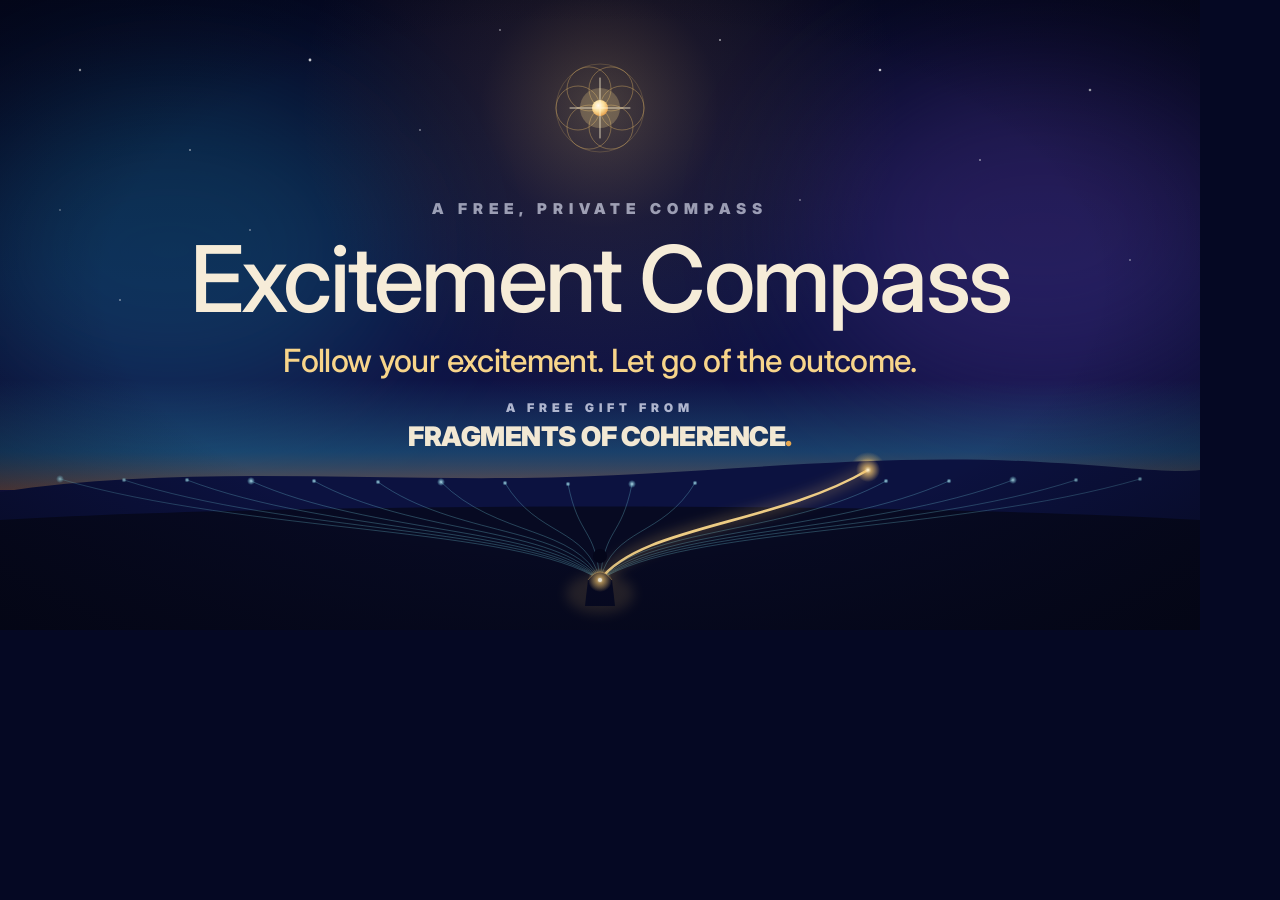
<file: share.html>
<!doctype html>
<html lang="en">
<head>
<meta charset="utf-8">
<title>Excitement Compass share image</title>
<!-- Drawn at 1200 x 630. Run: node tools/make-share.mjs  to write share.png -->
<style>
@font-face { font-family: 'Inter'; font-weight: 100 900; src: url('fonts/inter-opsz-normal.woff2') format('woff2'); }
html, body { margin: 0; background: #050823; }
svg { display: block; }
.title { font-family: 'Inter', sans-serif; font-weight: 500; letter-spacing: -0.03em; }
.tag { font-family: 'Inter', sans-serif; font-weight: 500; letter-spacing: -0.02em; }
.label { font-family: 'Inter', sans-serif; font-weight: 900; font-variation-settings: 'opsz' 32; }
.mark { font-family: 'Inter', sans-serif; font-weight: 900; font-variation-settings: 'opsz' 32; }
</style>
</head>
<body>
<svg xmlns="http://www.w3.org/2000/svg" width="1200" height="630" viewBox="0 0 1200 630">
  <defs>
    <linearGradient id="sky" x1="0" y1="0" x2="0" y2="1">
      <stop offset="0" stop-color="#050823"/><stop offset="0.45" stop-color="#0b1240"/><stop offset="0.8" stop-color="#141248"/><stop offset="1" stop-color="#0a0d2c"/>
    </linearGradient>
    <radialGradient id="halo"><stop offset="0" stop-color="#f3c46c" stop-opacity="0.5"/><stop offset="0.4" stop-color="#e29a45" stop-opacity="0.16"/><stop offset="1" stop-color="#e29a45" stop-opacity="0"/></radialGradient>
    <radialGradient id="orb" cx="0.4" cy="0.35" r="0.7"><stop offset="0" stop-color="#fffaf0"/><stop offset="0.5" stop-color="#fbdf9a"/><stop offset="1" stop-color="#e29a45"/></radialGradient>
    <radialGradient id="cool"><stop offset="0" stop-color="#bfeaf5" stop-opacity="0.9"/><stop offset="1" stop-color="#7fe0f0" stop-opacity="0"/></radialGradient>
    <radialGradient id="sun"><stop offset="0" stop-color="#fff3d2" stop-opacity="1"/><stop offset="0.3" stop-color="#f3c46c" stop-opacity="0.7"/><stop offset="1" stop-color="#f3c46c" stop-opacity="0"/></radialGradient>
    <linearGradient id="horizon" x1="0" y1="380" x2="0" y2="490" gradientUnits="userSpaceOnUse">
      <stop offset="0" stop-color="#2fc3d0" stop-opacity="0"/><stop offset="0.65" stop-color="#2fc3d0" stop-opacity="0.26"/><stop offset="1" stop-color="#e29a45" stop-opacity="0.4"/>
    </linearGradient>
    <radialGradient id="vignette" cx="0.5" cy="0.45" r="0.75"><stop offset="0.55" stop-color="#02030c" stop-opacity="0"/><stop offset="1" stop-color="#02030c" stop-opacity="0.6"/></radialGradient>
    <filter id="soft" x="-50%" y="-50%" width="200%" height="200%"><feGaussianBlur stdDeviation="70"/></filter>
    <filter id="glow" x="-50%" y="-50%" width="200%" height="200%"><feGaussianBlur stdDeviation="6"/></filter>
  </defs>

  <rect width="1200" height="630" fill="url(#sky)"/>
  <ellipse cx="170" cy="250" rx="230" ry="170" fill="#1fb5c9" opacity="0.2" filter="url(#soft)"/>
  <ellipse cx="1040" cy="230" rx="230" ry="170" fill="#6a3fb0" opacity="0.28" filter="url(#soft)"/>
  <circle cx="600" cy="108" r="300" fill="url(#halo)" opacity="0.55"/>
  <g fill="#ffffff"><circle cx="80" cy="70" r="1.2" opacity="0.7"/><circle cx="190" cy="150" r="1" opacity="0.5"/><circle cx="310" cy="60" r="1.4" opacity="0.8"/><circle cx="420" cy="130" r="0.9" opacity="0.5"/><circle cx="250" cy="230" r="0.9" opacity="0.45"/><circle cx="120" cy="300" r="1" opacity="0.45"/><circle cx="880" cy="70" r="1.3" opacity="0.75"/><circle cx="980" cy="160" r="1" opacity="0.5"/><circle cx="1090" cy="90" r="1.3" opacity="0.7"/><circle cx="800" cy="200" r="0.9" opacity="0.45"/><circle cx="1130" cy="260" r="1" opacity="0.45"/><circle cx="720" cy="40" r="1" opacity="0.6"/><circle cx="500" cy="30" r="0.9" opacity="0.5"/><circle cx="60" cy="210" r="0.9" opacity="0.4"/></g>

  <!-- the star and the flower of life around it -->
  <g fill="none" stroke="#f3c46c" stroke-width="0.9" stroke-opacity="0.4"><circle cx="622.0" cy="108.0" r="22"/><circle cx="611.0" cy="127.1" r="22"/><circle cx="589.0" cy="127.1" r="22"/><circle cx="578.0" cy="108.0" r="22"/><circle cx="589.0" cy="88.9" r="22"/><circle cx="611.0" cy="88.9" r="22"/><circle cx="600" cy="108" r="44" stroke-opacity="0.22"/></g>
  <circle cx="600" cy="108" r="20" fill="#f8d58a" opacity="0.25"/>
  <circle cx="600" cy="108" r="8" fill="url(#orb)"/>
  <g stroke="#fff3d2" stroke-width="1" stroke-opacity="0.8" stroke-linecap="round"><line x1="600" y1="78" x2="600" y2="138"/><line x1="570" y1="108" x2="630" y2="108"/></g>

  <!-- title -->
  <text class="label" x="600" y="214" text-anchor="middle" font-size="15" letter-spacing="6" fill="#ecefff" fill-opacity="0.62">A FREE, PRIVATE COMPASS</text>
  <text class="title" x="600" y="312" text-anchor="middle" font-size="92" fill="#f6ecd8">Excitement Compass</text>
  <text class="tag" x="600" y="372" text-anchor="middle" font-size="32" fill="#f8d58a">Follow your excitement. Let go of the outcome.</text>

  <!-- the hill, the figure and the paths -->
  <rect x="0" y="380" width="1200" height="110" fill="url(#horizon)"/>
  <circle cx="868" cy="470" r="18" fill="url(#sun)"/>
  <path d="M0 492 C170 466 340 480 520 478 C700 476 860 452 1040 462 C1120 466 1170 474 1200 470 L1200 630 L0 630Z" fill="#0c1240"/>
  <path d="M0 520 C300 502 900 502 1200 520 L1200 630 L0 630Z" fill="#070a22"/>
  <g fill="none" stroke-linecap="round">
    <g stroke="#7fe0f0" stroke-width="0.9" stroke-opacity="0.3">
    <path d="M600 580 C519 526 249 534 60 479"/>
    <path d="M600 580 C529 526 290 534 124 480"/>
    <path d="M600 580 C538 526 332 535 187 480"/>
    <path d="M600 580 C548 526 373 536 251 481"/>
    <path d="M600 580 C557 526 414 536 314 481"/>
    <path d="M600 580 C567 526 455 537 378 482"/>
    <path d="M600 580 C576 526 497 538 441 482"/>
    <path d="M600 580 C586 526 538 538 505 483"/>
    <path d="M600 580 C595 526 579 539 568 484"/>
    <path d="M600 580 C605 526 621 539 632 484"/>
    <path d="M600 580 C614 526 662 538 695 483"/>
    <path d="M600 580 C643 526 786 536 886 481"/>
    <path d="M600 580 C652 526 827 536 949 481"/>
    <path d="M600 580 C662 526 868 535 1013 480"/>
    <path d="M600 580 C671 526 910 534 1076 480"/>
    <path d="M600 580 C681 526 951 534 1140 479"/>
    </g>
    <path d="M600 580 C640 526 774 525 868 470" stroke="#f3c46c" stroke-width="12" stroke-opacity="0.2" filter="url(#glow)"/>
    <path d="M600 580 C640 526 774 525 868 470" stroke="#f8d58a" stroke-width="2.6" stroke-opacity="0.95"/>
  </g>
  <circle cx="60" cy="479" r="4" fill="url(#cool)"/><circle cx="124" cy="480" r="2.6" fill="url(#cool)"/><circle cx="187" cy="480" r="2.6" fill="url(#cool)"/><circle cx="251" cy="481" r="4" fill="url(#cool)"/><circle cx="314" cy="481" r="2.6" fill="url(#cool)"/><circle cx="378" cy="482" r="2.6" fill="url(#cool)"/><circle cx="441" cy="482" r="4" fill="url(#cool)"/><circle cx="505" cy="483" r="2.6" fill="url(#cool)"/><circle cx="568" cy="484" r="2.6" fill="url(#cool)"/><circle cx="632" cy="484" r="4" fill="url(#cool)"/><circle cx="695" cy="483" r="2.6" fill="url(#cool)"/><circle cx="886" cy="481" r="2.6" fill="url(#cool)"/><circle cx="949" cy="481" r="2.6" fill="url(#cool)"/><circle cx="1013" cy="480" r="4" fill="url(#cool)"/><circle cx="1076" cy="480" r="2.6" fill="url(#cool)"/><circle cx="1140" cy="479" r="2.6" fill="url(#cool)"/>
  <circle cx="868" cy="470" r="12" fill="url(#sun)"/>
  <g transform="translate(0,-16)"><ellipse cx="600" cy="610" rx="34" ry="20" fill="#f3c46c" opacity="0.14" filter="url(#glow)"/>
  <circle cx="600" cy="572" r="7" fill="#04061a"/>
  <path d="M588 596 Q600 580 612 596 L615 622 L585 622Z" fill="#070a24"/>
  <path d="M588 596 Q600 580 612 596" stroke="#f3c46c" stroke-opacity="0.5" stroke-width="0.8" fill="none"/>
  <circle cx="600" cy="596" r="12" fill="url(#sun)"/>
  <circle cx="600" cy="596" r="2" fill="#fff8e6"/></g>

  <text class="label" x="600" y="412" text-anchor="middle" font-size="12" letter-spacing="5" fill="#ecefff" fill-opacity="0.72">A FREE GIFT FROM</text>
  <text class="mark" x="600" y="446" text-anchor="middle" font-size="27" letter-spacing="-0.5" fill="#f2e8d3">FRAGMENTS OF COHERENCE<tspan fill="#e8a850">.</tspan></text>

  <rect width="1200" height="630" fill="url(#vignette)"/>
</svg>
</body>
</html>
</file>
<file: styles.css>
@font-face { font-family: 'Cormorant Garamond'; font-style: normal; font-weight: 500; font-display: swap; src: url('fonts/cormorant-garamond-500-normal.woff2') format('woff2'); }
@font-face { font-family: 'Cormorant Garamond'; font-style: italic; font-weight: 500; font-display: swap; src: url('fonts/cormorant-garamond-500-italic.woff2') format('woff2'); }
@font-face { font-family: 'Inter'; font-style: normal; font-weight: 100 900; font-display: swap; src: url('fonts/inter-opsz-normal.woff2') format('woff2'); }
@font-face { font-family: 'Inter'; font-style: italic; font-weight: 100 900; font-display: swap; src: url('fonts/inter-opsz-italic.woff2') format('woff2'); }

/* ==========================================================================
   Theme tokens
   Dark (night) is the default. Light (dawn) follows the phone's setting,
   and a manual choice sets data-theme on <html>.
   ========================================================================== */

:root {
  color-scheme: dark;

  --sky-top: #050823;
  --sky-mid: #0b1240;
  --sky-late: #141248;
  --sky-bottom: #0a0d2c;
  --glow-gold: rgba(243, 196, 108, 0.22);
  --glow-indigo: rgba(106, 63, 176, 0.22);
  --glow-cyan: rgba(31, 181, 201, 0.16);
  --star: #ffffff;
  --grain-opacity: 0.035;
  --vignette: rgba(2, 3, 12, 0.5);

  --gold: #f3c46c;
  --gold-light: #f8d58a;
  --amber: #e29a45;
  --on-gold: #1a1130;
  --gold-text: #f3c46c;
  --compass-line: #f3c46c;
  --gold-glow: rgba(226, 154, 69, 0.35);
  --cyan: #7fe0f0;

  --text: #f6ecd8;
  --text-dim: rgba(236, 239, 255, 0.78);
  --text-faint: rgba(236, 239, 255, 0.62);

  --glass: rgba(20, 28, 78, 0.6);
  --glass-edge: rgba(127, 224, 240, 0.28);
  --nav-bg: rgba(12, 16, 50, 0.78);

  --font-sans: "Inter", -apple-system, BlinkMacSystemFont, "Segoe UI", Roboto, "Helvetica Neue", Arial, sans-serif;
  --font-home-quote: "Cormorant Garamond", "Iowan Old Style", Palatino, Georgia, serif;
  --font-label: "Inter", var(--font-sans);
  --font-serif: "Inter", var(--font-sans);

  --nav-height: 64px;
  --radius: 22px;
  --ease: cubic-bezier(0.22, 0.61, 0.36, 1);
}

@media (prefers-color-scheme: light) {
  :root:not([data-theme="dark"]) {
    color-scheme: light;

    --sky-top: #d9e2f5;
    --sky-mid: #eceff9;
    --sky-late: #f1ecf6;
    --sky-bottom: #f8e8da;
    --glow-gold: rgba(246, 178, 84, 0.42);
    --glow-indigo: rgba(140, 150, 232, 0.32);
    --glow-cyan: rgba(110, 205, 232, 0.28);
    --star: transparent;
    --grain-opacity: 0.035;
    --vignette: rgba(110, 100, 160, 0.16);

    --gold: #efb04a;
    --amber: #e3913a;
    --on-gold: #1d1433;
    --gold-text: #7d4e06;
    --gold-light: #8a5708;
    --card-chosen-text: #1b1d3a;
    --card-chosen-bg: radial-gradient(circle at 50% 0%, rgba(239, 176, 74, 0.6), rgba(255, 255, 255, 0.7) 70%);
  --compass-line: #c4841c;
    --gold-glow: rgba(239, 176, 74, 0.45);
    --cyan: #0b6d86;

    --text: #1b1d3a;
    --text-dim: rgba(27, 29, 58, 0.76);
    --text-faint: rgba(27, 29, 58, 0.68);

    --glass: rgba(255, 255, 255, 0.55);
    --glass-edge: rgba(11, 109, 134, 0.24);
    --nav-bg: rgba(246, 247, 253, 0.8);
  }
}

:root[data-theme="light"] {
  color-scheme: light;

  --sky-top: #d9e2f5;
  --sky-mid: #eceff9;
  --sky-late: #f1ecf6;
  --sky-bottom: #f8e8da;
  --glow-gold: rgba(246, 178, 84, 0.42);
  --glow-indigo: rgba(140, 150, 232, 0.32);
  --glow-cyan: rgba(110, 205, 232, 0.28);
  --star: transparent;
  --grain-opacity: 0.035;
  --vignette: rgba(110, 100, 160, 0.16);

  --gold: #efb04a;
  --amber: #e3913a;
  --on-gold: #1d1433;
  --gold-text: #7d4e06;
  --gold-light: #8a5708;
  --card-chosen-text: #1b1d3a;
  --card-chosen-bg: radial-gradient(circle at 50% 0%, rgba(239, 176, 74, 0.6), rgba(255, 255, 255, 0.7) 70%);
  --compass-line: #c4841c;
  --gold-glow: rgba(239, 176, 74, 0.45);
  --cyan: #0b6d86;

  --text: #1b1d3a;
  --text-dim: rgba(27, 29, 58, 0.76);
  --text-faint: rgba(27, 29, 58, 0.68);

  --glass: rgba(255, 255, 255, 0.55);
  --glass-edge: rgba(11, 109, 134, 0.24);
  --nav-bg: rgba(246, 247, 253, 0.8);
}

/* ==========================================================================
   Base
   ========================================================================== */

*,
*::before,
*::after {
  box-sizing: border-box;
}

html {
  -webkit-text-size-adjust: 100%;
  text-size-adjust: 100%;
}

body {
  margin: 0;
  min-height: 100vh;
  min-height: 100dvh;
  background: var(--sky-top);
  color: var(--text);
  font-family: var(--font-sans);
  font-size: 17px;
  line-height: 1.55;
  -webkit-font-smoothing: antialiased;
  -webkit-tap-highlight-color: transparent;
}

h1,
p {
  margin: 0;
}

a {
  color: var(--cyan);
  text-decoration: underline;
  text-decoration-thickness: 1px;
  text-underline-offset: 3px;
}

button {
  font: inherit;
  color: inherit;
}

:focus-visible {
  outline: 2px solid var(--cyan);
  outline-offset: 3px;
}

h1:focus {
  outline: none;
}

[hidden] {
  display: none !important;
}

.visually-hidden {
  position: absolute;
  width: 1px;
  height: 1px;
  margin: -1px;
  padding: 0;
  overflow: hidden;
  clip: rect(0 0 0 0);
  white-space: nowrap;
  border: 0;
}

/* ==========================================================================
   Night sky
   ========================================================================== */

.sky {
  position: fixed;
  top: 8px;
  left: 0;
  right: 0;
  height: calc(var(--sky-height, var(--app-height, 100dvh)) - 8px);
  z-index: 0;
  overflow: hidden;
  pointer-events: none;
  background: linear-gradient(180deg, var(--sky-top) 0%, var(--sky-mid) 45%, var(--sky-late) 80%, var(--sky-bottom) 100%);
}

.sky-glow {
  position: absolute;
  border-radius: 50%;
  filter: blur(70px);
  animation: drift 60s ease-in-out infinite;
  will-change: transform;
}

.sky-glow--gold {
  left: 50%;
  top: 38%;
  width: 72vmin;
  height: 72vmin;
  margin: -36vmin 0 0 -36vmin;
  background: radial-gradient(circle, var(--glow-gold) 0%, transparent 68%);
}

.sky-glow--indigo {
  right: -30vmin;
  top: 25%;
  width: 80vmin;
  height: 80vmin;
  background: radial-gradient(circle, var(--glow-indigo) 0%, transparent 70%);
  animation-delay: -20s;
}

.sky-glow--cyan {
  left: -30vmin;
  top: 35%;
  width: 75vmin;
  height: 75vmin;
  background: radial-gradient(circle, var(--glow-cyan) 0%, transparent 70%);
  animation-delay: -40s;
}

@keyframes drift {
  0%, 100% { transform: translate(0, 0) scale(1); }
  33% { transform: translate(3vmin, -4vmin) scale(1.06); }
  66% { transform: translate(-3vmin, 2vmin) scale(0.96); }
}

.sky-stars {
  position: absolute;
  inset: 0;
}

.star {
  position: absolute;
  border-radius: 50%;
  background: var(--star);
}

.star--twinkle {
  animation: twinkle 6s ease-in-out infinite;
}

@keyframes twinkle {
  0%, 100% { transform: scale(1); filter: brightness(1); }
  50% { transform: scale(0.4); filter: brightness(0.4); }
}

.sky-grain {
  position: absolute;
  inset: 0;
  opacity: var(--grain-opacity);
  mix-blend-mode: overlay;
}

.sky-vignette {
  position: absolute;
  inset: 0;
  background: radial-gradient(ellipse at 50% 42%, transparent 45%, var(--vignette) 100%);
}

/* ==========================================================================
   App frame
   ========================================================================== */

.app {
  position: relative;
  z-index: 1;
  max-width: 480px;
  margin: 0 auto;
  min-height: 100vh;
  min-height: 100dvh;
  min-height: var(--app-height, 100dvh);
  display: flex;
  flex-direction: column;
  padding:
    calc(env(safe-area-inset-top) + 20px)
    calc(env(safe-area-inset-right) + 20px)
    calc(env(safe-area-inset-bottom) + var(--nav-height) + 20px)
    calc(env(safe-area-inset-left) + 20px);
}

.screens {
  flex: 1;
  display: flex;
  flex-direction: column;
}

.screen {
  flex: 1;
  display: flex;
  flex-direction: column;
}

.screen.is-entering {
  animation: fade-in 0.35s var(--ease);
}

@keyframes fade-in {
  from { opacity: 0; transform: translateY(6px); }
  to { opacity: 1; transform: none; }
}

.screen-title {
  font-family: var(--font-serif);
  font-size: 36px;
  font-weight: 500;
  line-height: 1.15;
  letter-spacing: -0.01em;
  margin-top: 8px;
}

.screen-subtitle {
  margin-top: 6px;
  color: var(--text-dim);
}

.empty {
  margin: auto 0;
  padding: 40px 12px;
  text-align: center;
  color: var(--text-dim);
  font-size: 19px;
  line-height: 1.5;
}

.notice {
  margin-bottom: 16px;
  padding: 12px 16px;
  border-radius: 14px;
  background: var(--glass);
  border: 1px solid var(--glass-edge);
  color: var(--text-dim);
  font-size: 15px;
  -webkit-backdrop-filter: blur(10px);
  backdrop-filter: blur(10px);
}

/* ==========================================================================
   Buttons
   ========================================================================== */

.btn {
  display: inline-flex;
  align-items: center;
  justify-content: center;
  min-height: 48px;
  padding: 0 24px;
  border: 0;
  border-radius: 999px;
  cursor: pointer;
  font-weight: 700;
  transition: transform 0.15s var(--ease), box-shadow 0.25s var(--ease);
}

.btn:active {
  transform: scale(0.98);
}

.btn--gold {
  background: linear-gradient(180deg, #f6cd78 0%, var(--amber) 100%);
  color: var(--on-gold);
  box-shadow: 0 6px 28px var(--gold-glow);
}

.btn--large {
  min-height: 60px;
  font-size: 19px;
}

.btn-round {
  flex: none;
  display: inline-flex;
  align-items: center;
  justify-content: center;
  width: 60px;
  height: 60px;
  border-radius: 50%;
  border: 1px solid var(--glass-edge);
  background: var(--glass);
  color: var(--text);
  cursor: pointer;
  -webkit-backdrop-filter: blur(10px);
  backdrop-filter: blur(10px);
}

.btn-round svg {
  width: 24px;
  height: 24px;
  fill: none;
  stroke: currentColor;
  stroke-width: 1.6;
  stroke-linecap: round;
}

/* ==========================================================================
   Home
   ========================================================================== */

.app-name {
  text-align: center;
  font-size: 11px;
  font-weight: 600;
  letter-spacing: 0.3em;
  text-transform: uppercase;
  color: var(--text-faint);
}

/* The illustrated night scene sits behind Home's text and buttons. */
.home-scene {
  position: fixed;
  top: 8px;
  height: calc(var(--app-height, 100dvh) - 8px);
  left: 50%;
  z-index: 0;
  width: 100%;
  max-width: 480px;
  transform: translateX(-50%);
  pointer-events: none;
}

.home-scene-svg {
  display: block;
  width: 100%;
  height: 100%;
}

.on-home .sky-glow--gold {
  opacity: 0;
}

.scene-star {
  transform-box: fill-box;
  transform-origin: center;
  animation: star-twinkle 9s ease-in-out infinite;
}

@keyframes star-twinkle {
  0%, 100% { opacity: 1; }
  50% { opacity: 0.72; }
}

.scene-gold,
.scene-gold-glow {
  transition: stroke-width 0.6s var(--ease), stroke-opacity 0.6s var(--ease);
}

.home-scene.is-active .scene-gold {
  stroke-width: 3.6;
  stroke-opacity: 1;
}

.home-scene.is-active .scene-gold-glow {
  stroke-width: 16;
  stroke-opacity: 0.34;
}

/* The prompt (or the pick) floats over the sky, above the horizon. */
.home-center {
  position: fixed;
  top: calc(var(--app-height, 100dvh) * 0.268);
  left: 50%;
  z-index: 1;
  width: 100%;
  max-width: 480px;
  transform: translateX(-50%);
  padding: 0 44px;
  text-align: center;
  text-shadow: 0 0 14px #070b2e, 0 0 28px #070b2e;
}

.home-line {
  font-family: var(--font-serif);
  max-width: 16ch;
  margin: 0 auto;
  font-size: 34px;
  line-height: 1.15;
  font-weight: 500;
  color: var(--text);
  text-wrap: balance;
  pointer-events: auto;
  cursor: pointer;
  -webkit-user-select: none;
  user-select: none;
}

.home-line.is-question {
  font-style: italic;
  color: var(--gold-light);
}

#home-question-label {
  margin-bottom: 10px;
}

.home-line.is-entering {
  animation: fade-in 0.35s var(--ease);
}

.home-active-label {
  font-size: 11px;
  font-weight: 600;
  letter-spacing: 0.3em;
  text-transform: uppercase;
  color: var(--text-faint);
}

.home-pick {
  font-family: var(--font-serif);
  margin-top: 10px;
  font-size: 38px;
  line-height: 1.12;
  font-weight: 600;
  color: var(--gold-light);
  text-wrap: balance;
  overflow-wrap: anywhere;
}

.home-actions {
  margin-top: auto;
  display: flex;
  gap: 12px;
  align-items: center;
}

.home-actions .btn {
  flex: 1;
  min-height: 56px;
  font-size: 16px;
}

.home-actions .btn-round {
  width: 56px;
  height: 56px;
  border-color: rgba(127, 224, 240, 0.35);
}

/* ==========================================================================
   Choose
   ========================================================================== */

.choose-entry,
.compare {
  position: relative;
  flex: 1;
  display: flex;
  flex-direction: column;
}

.compare > :not(.threads):not(.coin-layer) {
  position: relative;
  z-index: 1;
}

.threads {
  position: absolute;
  inset: 0;
  z-index: 0;
  width: 100%;
  height: 100%;
  overflow: visible;
  pointer-events: none;
}

.thread {
  stroke: var(--cyan);
  stroke-width: 1;
  stroke-opacity: 0.34;
  transition: stroke 0.25s var(--ease), stroke-width 0.25s var(--ease), stroke-opacity 0.25s var(--ease);
}

.thread.is-lit {
  stroke: var(--gold-light);
  stroke-width: 2;
  stroke-opacity: 0.95;
}

.thread-glow {
  stroke: var(--gold);
  stroke-width: 10;
  stroke-opacity: 0.18;
}

.option-form {
  display: flex;
  gap: 10px;
  margin-top: 24px;
}

.option-input {
  flex: 1;
  min-width: 0;
  min-height: 56px;
  padding: 0 18px;
  border-radius: 16px;
  border: 1px solid var(--glass-edge);
  background: var(--glass);
  color: var(--text);
  font: inherit;
  font-size: 17px;
  -webkit-backdrop-filter: blur(10px);
  backdrop-filter: blur(10px);
}

.option-input::placeholder {
  color: var(--text-faint);
}

.option-input:focus {
  outline: 2px solid var(--cyan);
  outline-offset: 2px;
  border-color: var(--cyan);
}

.option-input:disabled {
  opacity: 0.5;
}

.option-add {
  flex: none;
  width: 56px;
  height: 56px;
  display: inline-flex;
  align-items: center;
  justify-content: center;
  border-radius: 16px;
  border: 1px solid var(--glass-edge);
  background: var(--glass);
  color: var(--text);
  cursor: pointer;
}

.option-add:disabled {
  opacity: 0.4;
  cursor: default;
}

.option-add svg,
.icon-btn svg,
.chip svg {
  fill: none;
  stroke: currentColor;
  stroke-width: 1.6;
  stroke-linecap: round;
  stroke-linejoin: round;
}

.option-add svg {
  width: 24px;
  height: 24px;
}

.chips {
  list-style: none;
  margin: 16px 0 0;
  padding: 0;
  display: flex;
  flex-wrap: wrap;
  gap: 8px;
}

.chips:empty {
  display: none;
}

.chip {
  display: inline-flex;
  align-items: center;
  gap: 8px;
  max-width: 100%;
  min-height: 48px;
  padding: 0 14px 0 18px;
  border-radius: 999px;
  border: 1px solid var(--glass-edge);
  background: var(--glass);
  color: var(--text);
  font-size: 17px;
  text-align: left;
  cursor: pointer;
  -webkit-backdrop-filter: blur(10px);
  backdrop-filter: blur(10px);
}

.chip span {
  overflow-wrap: anywhere;
}

.chip svg {
  flex: none;
  width: 18px;
  height: 18px;
  opacity: 0.7;
}

.chip--suggestion {
  background: transparent;
  border-style: dashed;
  color: var(--text-dim);
}

.hint {
  margin-top: 12px;
  color: var(--text-dim);
  font-size: 15px;
}

.suggestions {
  margin-top: 28px;
}

.suggestions-label {
  font-size: 14px;
  letter-spacing: 0.04em;
  color: var(--text-faint);
}

.suggestions .chips {
  margin-top: 8px;
}

.screen-actions {
  margin-top: auto;
  padding-top: 24px;
  display: flex;
}

.screen-actions .btn {
  flex: 1;
}

.btn:disabled {
  opacity: 0.45;
  cursor: default;
  box-shadow: none;
}

.compare-top {
  display: flex;
  align-items: center;
  gap: 12px;
}

.icon-btn {
  flex: none;
  width: 48px;
  height: 48px;
  margin-left: -12px;
  display: inline-flex;
  align-items: center;
  justify-content: center;
  border: 0;
  border-radius: 50%;
  background: transparent;
  color: var(--text-dim);
  cursor: pointer;
}

.icon-btn svg {
  width: 24px;
  height: 24px;
}

.progress {
  flex: 1;
  height: 2px;
  border-radius: 2px;
  background: var(--glass-edge);
  overflow: hidden;
}

.progress-fill {
  height: 100%;
  background: var(--gold);
  transform: scaleX(0);
  transform-origin: left;
  transition: transform 0.4s var(--ease);
}

.compare-title {
  margin-top: 32px;
  text-align: center;
  text-shadow: 0 0 16px #070b2e;
}

.pair {
  display: grid;
  grid-template-columns: 1fr 1fr;
  gap: 20px;
  margin-top: 112px;
  padding: 0 0 8px;
}

.card {
  min-height: 210px;
  padding: 20px 14px;
  border-radius: var(--radius);
  border: 1px solid var(--glass-edge);
  background: var(--glass);
  color: var(--text);
  font-family: var(--font-serif);
  font-size: 27px;
  font-weight: 600;
  line-height: 1.15;
  overflow-wrap: anywhere;
  cursor: pointer;
  -webkit-backdrop-filter: blur(10px);
  backdrop-filter: blur(10px);
  transition: background 0.35s var(--ease), color 0.35s var(--ease), box-shadow 0.35s var(--ease), border-color 0.35s var(--ease);
}

/* Warmth means the pull. */
.pair.has-choice .card:not(.is-chosen) {
  opacity: 0.7;
}

.card.is-chosen {
  background: var(--card-chosen-bg, radial-gradient(circle at 50% 0%, rgba(243, 196, 108, 0.34), rgba(20, 28, 78, 0.7) 70%));
  border-color: var(--gold);
  color: var(--card-chosen-text, #fff3d2);
  box-shadow: 0 0 34px rgba(243, 196, 108, 0.3);
}

@media (max-width: 359px) {
  .pair {
    grid-template-columns: 1fr;
    gap: 14px;
    margin-top: 96px;
  }

  .card {
    min-height: 120px;
  }
}

.link-btn {
  align-self: center;
  margin-bottom: auto;
  min-height: 48px;
  padding: 0 16px;
  border: 0;
  background: transparent;
  color: var(--cyan);
  font-size: 16px;
  text-decoration: underline;
  text-underline-offset: 4px;
  cursor: pointer;
}

/* ==========================================================================
   Act
   ========================================================================== */

.act-center {
  position: fixed;
  top: calc(var(--app-height, 100dvh) * 0.268);
  left: 50%;
  z-index: 1;
  width: 100%;
  max-width: 480px;
  transform: translateX(-50%);
  padding: 0 30px;
  text-align: center;
  text-shadow: 0 0 14px #070b2e, 0 0 28px #070b2e;
}

.scene-label {
  font-size: 11px;
  font-weight: 600;
  letter-spacing: 0.26em;
  text-transform: uppercase;
  color: var(--text-faint);
  text-align: center;
}

.act-line {
  min-height: 1.5em;
  max-width: 24ch;
  margin: 0 auto 8px;
  color: var(--text-dim);
  text-wrap: balance;
}

.act-pick {
  margin-top: 12px;
  font-family: var(--font-serif);
  font-size: 44px;
  line-height: 1.05;
  font-weight: 600;
  color: var(--gold-light);
  text-wrap: balance;
  overflow-wrap: anywhere;
}

.home-scene.is-strong .scene-gold {
  stroke-width: 4.4;
  stroke-opacity: 1;
}

.home-scene.is-strong .scene-gold-glow {
  stroke-width: 22;
  stroke-opacity: 0.45;
}

.act-row {
  display: flex;
  gap: 10px;
}

.act-secondary {
  flex: 1;
  min-height: 50px;
  padding: 0 12px;
  font-size: 14px;
  border-color: rgba(127, 224, 240, 0.35);
}

.act-row .act-secondary:first-child {
  flex: 1.35;
}

.act-smaller {
  color: var(--gold-light);
  border-color: rgba(243, 196, 108, 0.45);
}

/* ---- Make it smaller ---- */

.screen--smaller {
  align-items: stretch;
}

.smaller-form {
  flex: 1;
  display: flex;
  flex-direction: column;
}

.smaller-title {
  margin-top: 96px;
  font-family: var(--font-serif);
  font-size: 36px;
  line-height: 1.12;
  font-weight: 500;
  text-align: center;
  text-shadow: 0 0 16px #070b2e;
  text-wrap: balance;
}

.smaller-of {
  margin: 32px 0 14px;
  text-align: center;
  font-size: 13px;
  color: var(--text-faint);
}

.smaller-pick {
  font-family: var(--font-serif);
  font-size: 18px;
  font-weight: 600;
  color: var(--gold-light);
}

.smaller-form .option-input {
  width: 100%;
  flex: none;
  border-color: var(--cyan);
}

.smaller-chips {
  justify-content: center;
}

.smaller-actions {
  margin-top: auto;
  display: flex;
  flex-direction: column;
  align-items: center;
  gap: 4px;
}

.smaller-actions .btn {
  width: 100%;
}

.stack-actions {
  display: flex;
  flex-direction: column;
  gap: 10px;
}

.btn--ghost {
  min-height: 52px;
  border: 1px solid var(--glass-edge);
  background: var(--glass);
  color: var(--text);
  font-weight: 500;
  -webkit-backdrop-filter: blur(10px);
  backdrop-filter: blur(10px);
}

/* ==========================================================================
   Release
   ========================================================================== */

.release-form {
  flex: 1;
  display: flex;
  flex-direction: column;
}

.release-pick {
  margin-top: 8px;
  color: var(--gold-text);
  font-weight: 500;
  overflow-wrap: anywhere;
}

.release-input {
  flex: none;
  width: 100%;
  margin-top: 20px;
}

.release-form .stack-actions {
  margin-top: auto;
  padding-top: 24px;
}

.release-closing {
  flex: 1;
  display: flex;
  align-items: center;
  justify-content: center;
  text-align: center;
  cursor: pointer;
}

.release-line {
  max-width: 18ch;
  font-family: var(--font-serif);
  font-size: 32px;
  line-height: 1.25;
  text-wrap: balance;
  animation: fade-in 0.8s var(--ease);
}

.release-line:focus {
  outline: none;
}

/* ==========================================================================
   Saved
   ========================================================================== */

.tags-label {
  align-self: center;
  margin-right: 4px;
  font-size: 14px;
  color: var(--text-faint);
}

.tags--small {
  margin-top: 8px;
}

.group {
  margin-top: 28px;
}

.group-head {
  display: flex;
  align-items: center;
  justify-content: space-between;
  min-height: 48px;
}

.group-title {
  margin: 0;
  font-size: 15px;
  font-weight: 600;
  letter-spacing: 0.04em;
  color: var(--text-dim);
}

.group-more {
  margin: 0 -12px 0 0;
}

.group-more svg {
  fill: currentColor;
  stroke: none;
}

.group-empty {
  font-size: 15px;
  color: var(--text-faint);
}

.saved-list {
  list-style: none;
  margin: 4px 0 0;
  padding: 0;
  border-radius: 16px;
  border: 1px solid var(--glass-edge);
  background: var(--glass);
  overflow: hidden;
  -webkit-backdrop-filter: blur(10px);
  backdrop-filter: blur(10px);
}

.saved-list li + li {
  border-top: 1px solid var(--glass-edge);
}

.saved-item {
  display: block;
  width: 100%;
  min-height: 52px;
  padding: 12px 16px;
  border: 0;
  background: transparent;
  color: var(--text);
  font-size: 17px;
  text-align: left;
  overflow-wrap: anywhere;
  cursor: pointer;
}

.new-category {
  margin-top: 28px;
}

/* A sheet that rises from the bottom, for moving, renaming and deleting. */
.sheet {
  width: 100%;
  max-width: 480px;
  max-height: 85dvh;
  margin: auto auto 0;
  padding: 0;
  border: 1px solid var(--glass-edge);
  border-bottom: 0;
  border-radius: 24px 24px 0 0;
  background: var(--sky-mid);
  color: var(--text);
}

.sheet[open] {
  animation: sheet-up 0.3s var(--ease);
}

@keyframes sheet-up {
  from { transform: translateY(40px); opacity: 0; }
  to { transform: none; opacity: 1; }
}

.sheet::backdrop {
  background: rgba(2, 3, 12, 0.55);
  -webkit-backdrop-filter: blur(4px);
  backdrop-filter: blur(4px);
}

.sheet-inner {
  display: flex;
  flex-direction: column;
  gap: 12px;
  padding: 24px 20px calc(env(safe-area-inset-bottom) + 12px);
}

.sheet-title {
  margin: 0;
  font-size: 22px;
  font-weight: 600;
  line-height: 1.3;
  overflow-wrap: anywhere;
}

.sheet-body {
  display: flex;
  flex-direction: column;
  gap: 12px;
}

.sheet-label {
  font-size: 14px;
  letter-spacing: 0.04em;
  color: var(--text-faint);
}

.sheet-moves {
  display: flex;
  flex-wrap: wrap;
  gap: 8px;
}

.sheet-form {
  display: flex;
  flex-direction: column;
  gap: 10px;
}

.btn--danger {
  min-height: 52px;
  margin-top: 8px;
  border: 1px solid rgba(240, 120, 120, 0.45);
  background: transparent;
  color: #f19a9a;
  font-weight: 500;
}

:root[data-theme="light"] .btn--danger {
  color: #b23a3a;
}

@media (prefers-color-scheme: light) {
  :root:not([data-theme="dark"]) .btn--danger {
    color: #b23a3a;
  }
}

/* ==========================================================================
   River log and Look back
   ========================================================================== */

.tags {
  display: flex;
  flex-wrap: wrap;
  gap: 8px;
  margin-top: 12px;
}

.tag {
  min-height: 48px;
  padding: 0 16px;
  border-radius: 999px;
  border: 1px solid var(--glass-edge);
  background: transparent;
  color: var(--text-dim);
  font-size: 15px;
  cursor: pointer;
}

.tag[aria-pressed="true"] {
  border-color: var(--cyan);
  background: var(--glass);
  color: var(--text);
}

.river-linked {
  margin-top: 12px;
  font-size: 15px;
  color: var(--text-faint);
  overflow-wrap: anywhere;
}

.timeline {
  list-style: none;
  margin: 20px 0 0;
  padding: 0;
  display: flex;
  flex-direction: column;
  gap: 10px;
}

.timeline:empty {
  display: none;
}

.item {
  display: block;
  width: 100%;
  margin: 0;
  font: inherit;
  color: inherit;
  text-align: left;
  cursor: pointer;
  padding: 14px 16px;
  border-radius: 16px;
  border: 1px solid var(--glass-edge);
  background: var(--glass);
  -webkit-backdrop-filter: blur(10px);
  backdrop-filter: blur(10px);
  overflow-wrap: anywhere;
}

.item--pick {
  border-left: 2px solid var(--gold);
}

.item-meta {
  display: flex;
  align-items: center;
  justify-content: space-between;
  gap: 8px;
  font-size: 14px;
  color: var(--text-faint);
}

.item-tag {
  flex: none;
  white-space: nowrap;
  padding: 2px 10px;
  border-radius: 999px;
  border: 1px solid var(--glass-edge);
  font-size: 13px;
  color: var(--text-dim);
}

.item-tag--live {
  border-color: var(--gold);
  color: var(--gold-text);
}

.item-text,
.item-pick,
.item-skipped,
.item-note,
.item-link {
  display: block;
}

.item-text {
  margin-top: 4px;
}

.item-pick {
  margin-top: 4px;
  font-size: 19px;
  font-weight: 600;
  color: var(--gold-text);
}

.item-skipped {
  margin-top: 4px;
  font-size: 15px;
  color: var(--text-faint);
  opacity: 0.8;
}

.item-note {
  margin-top: 8px;
  font-family: var(--font-serif);
  font-style: italic;
  color: var(--text-dim);
}

.item-link {
  margin-top: 6px;
  font-size: 14px;
  color: var(--text-faint);
}

.lookback-filters {
  margin-top: 20px;
}

.search-input {
  width: 100%;
  -webkit-appearance: none;
  appearance: none;
}

.day {
  margin-top: 28px;
}

.day-title {
  margin: 0;
  font-size: 15px;
  font-weight: 600;
  letter-spacing: 0.04em;
  color: var(--text-dim);
}

.day .timeline {
  margin-top: 10px;
}

#screen-river .empty,
#screen-lookback .empty {
  margin: 0;
  padding: 48px 12px;
}

/* ==========================================================================
   About
   ========================================================================== */

.about-lines {
  margin-top: 24px;
}

.about-lines p {
  font-family: var(--font-serif);
  font-size: 32px;
  line-height: 1.25;
  font-weight: 500;
}

.about-lines p + p {
  margin-top: 6px;
}

.about-body {
  margin-top: 36px;
  color: var(--text-dim);
}

.about-body p + p {
  margin-top: 16px;
}

.about-credit {
  margin-top: 48px;
  font-size: 14px;
  color: var(--text-faint);
}

.about-data {
  margin-top: 48px;
  display: flex;
  flex-direction: column;
  gap: 16px;
}

.data-action {
  display: flex;
  flex-direction: column;
  gap: 6px;
}

.data-action .btn {
  width: 100%;
  margin-top: 0;
}

.data-row {
  display: grid;
  grid-template-columns: 1fr 1fr;
  gap: 10px;
}

.data-row .btn {
  padding: 0 12px;
}

.steps {
  margin: 0;
  padding-left: 1.4em;
  display: flex;
  flex-direction: column;
  gap: 10px;
  color: var(--text-dim);
}

.steps li::marker {
  color: var(--gold-text);
}

.step-icon {
  width: 22px;
  height: 22px;
  margin-left: 6px;
  vertical-align: -5px;
  fill: none;
  stroke: var(--cyan);
  stroke-width: 1.6;
  stroke-linecap: round;
  stroke-linejoin: round;
}

.data-status {
  min-height: 1.4em;
  font-size: 15px;
  color: var(--text-dim);
}

.data-status:empty {
  min-height: 0;
}

.data-hint {
  font-size: 14px;
  color: var(--text-faint);
}

/* ==========================================================================
   Bottom navigation
   ========================================================================== */

.nav {
  position: fixed;
  left: 50%;
  top: calc(var(--app-height, 100dvh) - var(--nav-height) - env(safe-area-inset-bottom));
  z-index: 2;
  width: 100%;
  max-width: 480px;
  transform: translateX(-50%);
  display: grid;
  grid-template-columns: repeat(5, 1fr);
  padding: 0 calc(env(safe-area-inset-right) + 8px) env(safe-area-inset-bottom) calc(env(safe-area-inset-left) + 8px);
  background: var(--nav-bg);
  border-top: 1px solid var(--glass-edge);
  -webkit-backdrop-filter: blur(18px);
  backdrop-filter: blur(18px);
}

.nav-item {
  display: flex;
  flex-direction: column;
  align-items: center;
  justify-content: center;
  gap: 3px;
  min-height: var(--nav-height);
  color: var(--text-faint);
  text-decoration: none;
  font-size: 13px;
  font-weight: 500;
}

.nav-item svg {
  width: 24px;
  height: 24px;
  fill: none;
  stroke: currentColor;
  stroke-width: 1.5;
  stroke-linecap: round;
  stroke-linejoin: round;
}

.nav-item[aria-current="page"] {
  color: var(--gold-text);
}

@media (min-width: 520px) {
  .nav {
    border-left: 1px solid var(--glass-edge);
    border-right: 1px solid var(--glass-edge);
    border-radius: 18px 18px 0 0;
  }
}

/* ==========================================================================
   Reduced motion
   ========================================================================== */

@media (prefers-reduced-motion: reduce) {
  *,
  *::before,
  *::after {
    animation: none !important;
    transition: none !important;
  }
}

/* Act and Make it smaller: buttons sit at the bottom, chips are plain pills. */
#screen-act .stack-actions {
  margin-top: auto;
}

.smaller-chips .chip {
  min-height: 48px;
  padding: 0 16px;
  border-style: solid;
  border-color: var(--glass-edge);
  background: var(--glass);
  font-size: 13px;
  color: var(--text-dim);
}

.smaller-chips .chip svg {
  display: none;
}

/* ---- Settle first ---- */

.screen--settle.is-entering {
  animation: none;
}

.settle-svg {
  position: fixed;
  top: 8px;
  left: 50%;
  z-index: -1;
  width: 100%;
  max-width: 480px;
  height: calc(var(--app-height, 100dvh) - 8px);
  transform: translateX(-50%);
  pointer-events: none;
}

.settle-flower,
.settle-halo,
.settle-spin {
  transform-box: view-box;
  transform-origin: 195px 330px;
}

.settle-flower,
.settle-halo {
  transition: transform 3s ease-in-out, opacity 3s ease-in-out;
}

.settle-halo {
  opacity: 0.6;
}

/* A slow turn all the way through, so it never looks stuck. */
.settle-spin {
  animation: settle-spin 5s ease-in-out forwards;
}

@keyframes settle-spin {
  from { transform: rotate(0deg); }
  to { transform: rotate(45deg); }
}

.settle-svg.is-in .settle-flower {
  transform: scale(1.35);
  transition-duration: 2s;
}

.settle-svg.is-in .settle-halo {
  transform: scale(1.3);
  opacity: 1;
  transition-duration: 2s;
}

.settle-text {
  position: fixed;
  top: calc(var(--app-height, 100dvh) * 0.664);
  left: 50%;
  width: 100%;
  max-width: 480px;
  transform: translateX(-50%);
  padding: 0 30px;
  text-align: center;
}

.settle-title {
  font-family: var(--font-serif);
  font-size: 40px;
  line-height: 1.1;
  font-weight: 500;
  text-shadow: 0 0 16px #070b2e;
}

.settle-breath {
  margin-top: 26px;
  font-weight: 600;
  letter-spacing: 0.3em;
  min-height: 1.5em;
}

.settle-dots {
  display: flex;
  justify-content: center;
  gap: 12px;
  margin-top: 14px;
}

.settle-dots span {
  width: 8px;
  height: 8px;
  border-radius: 50%;
  background: rgba(236, 239, 255, 0.22);
  transition: background 0.6s var(--ease), box-shadow 0.6s var(--ease);
}

.settle-dots span.is-filled {
  background: var(--gold);
  box-shadow: 0 0 10px rgba(243, 196, 108, 0.7);
}

.settle-skip {
  position: fixed;
  left: 50%;
  bottom: calc(env(safe-area-inset-bottom) + var(--nav-height) + 12px);
  transform: translateX(-50%);
}

@media (prefers-reduced-motion: reduce) {
  .settle-flower,
  .settle-halo,
  .settle-spin {
    transition: none !important;
    transform: none !important;
    animation: none !important;
  }
}

/* ---- About: Settle before choosing ---- */

.switch-row {
  display: flex;
  align-items: center;
  justify-content: space-between;
  gap: 16px;
  min-height: 56px;
  margin-top: 20px;
  color: var(--text);
}

.switch {
  flex: none;
  position: relative;
  width: 56px;
  height: 48px;
  padding: 0;
  border: 0;
  background: transparent;
  cursor: pointer;
}

.switch::before {
  content: "";
  position: absolute;
  left: 2px;
  top: 8px;
  width: 52px;
  height: 32px;
  border-radius: 999px;
  border: 1px solid var(--glass-edge);
  background: var(--glass);
}

.switch span {
  position: absolute;
  top: 12px;
  left: 6px;
  width: 24px;
  height: 24px;
  border-radius: 50%;
  background: var(--text-dim);
  transition: transform 0.25s var(--ease), background 0.25s var(--ease);
}

.switch[aria-checked="true"]::before {
  border-color: var(--gold);
}

.switch[aria-checked="true"] span {
  transform: translateX(20px);
  background: var(--gold);
}

/* ---- Where is this now? ---- */

.outcome-pick {
  margin-top: 28px;
  font-family: var(--font-serif);
  font-size: 40px;
  line-height: 1.08;
  font-weight: 600;
  color: var(--gold-light);
  text-align: center;
  text-shadow: 0 0 14px #070b2e;
  text-wrap: balance;
  overflow-wrap: anywhere;
}

.outcome-question {
  margin-top: 14px;
  text-align: center;
  color: var(--text-dim);
}

.outcome-options {
  display: flex;
  flex-direction: column;
  gap: 12px;
  margin-top: 32px;
}

.outcome-btn {
  display: flex;
  flex-direction: column;
  align-items: center;
  gap: 4px;
  min-height: 88px;
  padding: 16px 20px;
  border-radius: 22px;
  border: 1px solid var(--glass-edge);
  background: var(--glass);
  color: var(--text);
  text-align: center;
  cursor: pointer;
  -webkit-backdrop-filter: blur(10px);
  backdrop-filter: blur(10px);
}

.outcome-name {
  font-family: var(--font-serif);
  font-size: 26px;
  line-height: 1.1;
  font-weight: 600;
}

.outcome-hint {
  font-size: 13px;
  color: var(--text-faint);
}

.outcome-back {
  margin: 16px auto 0;
}

/* ---- Look back: the film strip ---- */

.strip {
  position: relative;
  margin-top: 20px;
  padding: 14px 0;
  border-radius: 14px;
  border: 1px solid rgba(255, 255, 255, 0.07);
  background: #05081f;
  overflow: hidden;
}

.strip::before,
.strip::after {
  content: "";
  position: absolute;
  top: 0;
  bottom: 0;
  width: 12px;
  background: url("data:image/svg+xml,%3Csvg xmlns='http://www.w3.org/2000/svg' width='12' height='22'%3E%3Crect x='2' y='6' width='8' height='10' rx='3' fill='%23161c52'/%3E%3C/svg%3E") repeat-y;
  pointer-events: none;
}

.strip::before {
  left: 4px;
}

.strip::after {
  right: 4px;
}

.frames {
  list-style: none;
  margin: 0 20px;
  padding: 0;
  display: flex;
  flex-direction: column;
  gap: 14px;
  container-type: inline-size;
}

.frame-ghost {
  display: flex;
  flex-direction: column;
  align-items: center;
  justify-content: center;
  gap: 3px;
  min-height: 66px;
  padding: 8px 12px;
  border-radius: 8px;
  border: 1px dashed rgba(127, 224, 240, 0.4);
  background: rgba(127, 224, 240, 0.04);
  text-align: center;
}

.frame-ghost-label {
  font-size: 10px;
  font-weight: 600;
  letter-spacing: 0.18em;
  text-transform: uppercase;
  color: rgba(127, 224, 240, 0.7);
}

.frame-ghost-text {
  font-family: var(--font-serif);
  font-style: italic;
  font-size: 18px;
  color: rgba(246, 236, 216, 0.62);
}

.item.frame {
  padding: 0;
  border-radius: 8px;
  border: 1px solid rgba(236, 239, 255, 0.14);
  background: #0b1038;
  -webkit-backdrop-filter: none;
  backdrop-filter: none;
  overflow: hidden;
}

.item.frame--now {
  border-color: var(--gold);
  box-shadow: 0 0 22px rgba(243, 196, 108, 0.28);
}

.frame-thumb {
  position: relative;
  display: block;
  height: 96px;
  overflow: hidden;
  background:
    radial-gradient(circle at var(--gx, 50%) var(--gy, 45%), var(--thumb-core, #fff3d2) 0 2px, rgba(var(--glow, 243, 196, 108), 0.5) 3px 10px, rgba(var(--glow, 243, 196, 108), 0.12) 11px 38px, transparent 62px),
    linear-gradient(180deg, var(--thumb-top, #0c1240), var(--thumb-bottom, #1a1750));
}

.frame--now .frame-thumb {
  --thumb-bottom: #221a5c;
}

.frame-stars {
  position: absolute;
  left: 0;
  top: 0;
  width: 1.5px;
  height: 1.5px;
  border-radius: 50%;
}

.frame-hill {
  position: absolute;
  left: -20px;
  right: -20px;
  bottom: -34px;
  height: 56px;
  border-radius: 50%;
  background: var(--thumb-hill, #070a22);
}

.frame-body {
  display: block;
  padding: 10px 14px 12px;
}

.frame-label {
  display: flex;
  align-items: center;
  flex-wrap: wrap;
  gap: 8px;
  font-size: 10.5px;
  font-weight: 600;
  letter-spacing: 0.16em;
  color: var(--text-faint);
}

.frame--now .frame-label {
  color: var(--gold);
}

.frame-tag {
  padding: 1px 8px;
  border-radius: 999px;
  border: 1px solid rgba(236, 239, 255, 0.2);
  font-size: 10px;
  font-weight: 500;
  letter-spacing: 0.06em;
  text-transform: lowercase;
  color: var(--text-faint);
}

.frame-text {
  display: block;
  margin-top: 4px;
  font-family: var(--font-serif);
  font-size: 22px;
  line-height: 1.15;
  font-weight: 600;
  color: var(--text);
}

.frame-body .item-skipped,
.frame-body .item-note,
.frame-body .item-link {
  display: block;
  margin-top: 6px;
}

.frame-sentinel {
  height: 1px;
}

#lookback-tags .tag {
  min-width: 48px;
  min-height: 48px;
  padding: 0 16px;
  font-size: 13px;
}

/* Home and Act hold fixed-position text. A transform on their screen would
   make that text start lower and jump up, so these screens fade only. */
.screen--home.is-entering,
#screen-act.is-entering {
  animation: fade-only 0.35s var(--ease);
}

@keyframes fade-only {
  from { opacity: 0; }
  to { opacity: 1; }
}

/* ---- Light theme: night-sky screens and the film strip stay dark ----
   The Home scene, Act, Settle and the Look back film strip are drawn on a
   dark sky, so inside them the dark theme's colours apply. */
:root[data-theme="light"] body.scene-dark {
  color-scheme: dark;
}

:root[data-theme="light"] body.scene-dark {
  --text: #f6ecd8;
  --text-dim: rgba(236, 239, 255, 0.78);
  --text-faint: rgba(236, 239, 255, 0.62);
  --glass: rgba(20, 28, 78, 0.6);
  --glass-edge: rgba(127, 224, 240, 0.28);
  --gold: #f3c46c;
  --gold-light: #f8d58a;
  --gold-text: #f3c46c;
  --cyan: #7fe0f0;
  --sky-top: #050823;
  --sky-mid: #0b1240;
  --sky-late: #141248;
  --sky-bottom: #0a0d2c;
  --glow-gold: rgba(243, 196, 108, 0.22);
  --glow-indigo: rgba(106, 63, 176, 0.22);
  --glow-cyan: rgba(31, 181, 201, 0.16);
  --star: #ffffff;
  --grain-opacity: 0.035;
  --vignette: rgba(2, 3, 12, 0.5);
  --gold-glow: rgba(226, 154, 69, 0.35);
  --nav-bg: rgba(12, 16, 50, 0.78);
  --amber: #e29a45;
  --on-gold: #1a1130;
}

@media (prefers-color-scheme: light) {
  :root:not([data-theme="dark"]) body.scene-dark {
  --text: #f6ecd8;
  --text-dim: rgba(236, 239, 255, 0.78);
  --text-faint: rgba(236, 239, 255, 0.62);
  --glass: rgba(20, 28, 78, 0.6);
  --glass-edge: rgba(127, 224, 240, 0.28);
  --gold: #f3c46c;
  --gold-light: #f8d58a;
  --gold-text: #f3c46c;
  --cyan: #7fe0f0;
  --sky-top: #050823;
  --sky-mid: #0b1240;
  --sky-late: #141248;
  --sky-bottom: #0a0d2c;
  --glow-gold: rgba(243, 196, 108, 0.22);
  --glow-indigo: rgba(106, 63, 176, 0.22);
  --glow-cyan: rgba(31, 181, 201, 0.16);
  --star: #ffffff;
  --grain-opacity: 0.035;
  --vignette: rgba(2, 3, 12, 0.5);
  --gold-glow: rgba(226, 154, 69, 0.35);
  --nav-bg: rgba(12, 16, 50, 0.78);
  --amber: #e29a45;
  --on-gold: #1a1130;
  }

}

/* ---- Light theme: Home and Act as an early dawn ---- */
.dawn-sun {
  display: none;
}

:root[data-theme="light"] body.scene-dawn {
  color-scheme: dark;
  --text: #f6ecd8;
  --text-dim: rgba(236, 239, 255, 0.82);
  --text-faint: rgba(236, 239, 255, 0.84);
  --glass: rgba(20, 28, 78, 0.6);
  --glass-edge: rgba(127, 224, 240, 0.28);
  --nav-bg: rgba(12, 16, 50, 0.78);
  --gold-light: #f8d58a;
  --cyan: #7fe0f0;
  --gold: #f3c46c;
  --gold-text: #f3c46c;
  --vignette: rgba(4, 6, 24, 0.35);
  --sky-top: #1e2a66;
  --sky-mid: #4f4690;
  --sky-late: #cf837c;
  --sky-bottom: #e69b66;
}

:root[data-theme="light"] body.scene-dawn .dawn-sun {
  display: inline;
}

:root[data-theme="light"] body.scene-dawn #hs-horizon stop:nth-child(1) {
  stop-color: #ffb48a;
  stop-opacity: 0.05;
}

:root[data-theme="light"] body.scene-dawn #hs-horizon stop:nth-child(2) {
  stop-color: #ff9a6c;
  stop-opacity: 0.5;
}

:root[data-theme="light"] body.scene-dawn #hs-horizon stop:nth-child(3) {
  stop-color: #ff8a52;
  stop-opacity: 0.75;
}

:root[data-theme="light"] body.scene-dawn .home-center,
:root[data-theme="light"] body.scene-dawn .act-center {
  text-shadow: 0 0 14px #1a1650, 0 0 28px #1a1650;
}

:root[data-theme="light"] body.scene-dawn .sky-glow--gold {
  opacity: 0;
}

@media (prefers-color-scheme: light) {
  :root:not([data-theme="dark"]) body.scene-dawn {
    color-scheme: dark;
    --text: #f6ecd8;
    --text-dim: rgba(236, 239, 255, 0.82);
    --text-faint: rgba(236, 239, 255, 0.84);
    --glass: rgba(20, 28, 78, 0.6);
    --glass-edge: rgba(127, 224, 240, 0.28);
    --nav-bg: rgba(12, 16, 50, 0.78);
    --gold-light: #f8d58a;
    --cyan: #7fe0f0;
    --gold: #f3c46c;
    --gold-text: #f3c46c;
    --vignette: rgba(4, 6, 24, 0.35);
    --sky-top: #1e2a66;
    --sky-mid: #4f4690;
    --sky-late: #cf837c;
    --sky-bottom: #e69b66;
  }

  :root:not([data-theme="dark"]) body.scene-dawn .dawn-sun {
    display: inline;
  }

  :root:not([data-theme="dark"]) body.scene-dawn #hs-horizon stop:nth-child(1) {
    stop-color: #ffb48a;
    stop-opacity: 0.05;
  }

  :root:not([data-theme="dark"]) body.scene-dawn #hs-horizon stop:nth-child(2) {
    stop-color: #ff9a6c;
    stop-opacity: 0.5;
  }

  :root:not([data-theme="dark"]) body.scene-dawn #hs-horizon stop:nth-child(3) {
    stop-color: #ff8a52;
    stop-opacity: 0.75;
  }

  :root:not([data-theme="dark"]) body.scene-dawn .home-center,
  :root:not([data-theme="dark"]) body.scene-dawn .act-center {
    text-shadow: 0 0 14px #1a1650, 0 0 28px #1a1650;
  }

  :root:not([data-theme="dark"]) body.scene-dawn .sky-glow--gold {
    opacity: 0;
  }
}

/* ---- Light theme: a pale film strip with dawn-sky frames ---- */
:root[data-theme="light"] .strip {
  background: #ebe6f5;
  border-color: rgba(90, 80, 150, 0.2);
}

:root[data-theme="light"] .strip::before,
:root[data-theme="light"] .strip::after {
  background-image: url("data:image/svg+xml,%3Csvg xmlns='http://www.w3.org/2000/svg' width='12' height='22'%3E%3Crect x='2' y='6' width='8' height='10' rx='3' fill='%23cdc5e4'/%3E%3C/svg%3E");
}

:root[data-theme="light"] .frame-ghost {
  border-color: rgba(11, 109, 134, 0.45);
  background: rgba(11, 109, 134, 0.05);
}

:root[data-theme="light"] .frame-ghost-label {
  color: #0b6d86;
}

:root[data-theme="light"] .frame-ghost-text {
  color: rgba(27, 29, 58, 0.7);
}

:root[data-theme="light"] .item.frame {
  border-color: rgba(90, 80, 150, 0.22);
  background: #fffaf3;
}

:root[data-theme="light"] .item.frame--now {
  border-color: #d9962f;
  box-shadow: 0 0 18px rgba(239, 176, 74, 0.45);
}

:root[data-theme="light"] .frame--now .frame-label {
  color: #8a5708;
}

:root[data-theme="light"] .frame-tag {
  border-color: rgba(27, 29, 58, 0.25);
}

:root[data-theme="light"] .frame-thumb {
  --thumb-top: #98afe6;
  --thumb-bottom: #f8d2ac;
  --thumb-core: #fffbea;
  --thumb-hill: #5b5a96;
  --star-rgb: 255, 255, 255;
  --glow: 255, 186, 110 !important;
}

:root[data-theme="light"] .frame--now .frame-thumb {
  --thumb-bottom: #f6bf8a;
}

@media (prefers-color-scheme: light) {
  /* ---- Light theme: a pale film strip with dawn-sky frames ---- */
  :root:not([data-theme="dark"]) .strip {
    background: #ebe6f5;
    border-color: rgba(90, 80, 150, 0.2);
  }

  :root:not([data-theme="dark"]) .strip::before,
  :root:not([data-theme="dark"]) .strip::after {
    background-image: url("data:image/svg+xml,%3Csvg xmlns='http://www.w3.org/2000/svg' width='12' height='22'%3E%3Crect x='2' y='6' width='8' height='10' rx='3' fill='%23cdc5e4'/%3E%3C/svg%3E");
  }

  :root:not([data-theme="dark"]) .frame-ghost {
    border-color: rgba(11, 109, 134, 0.45);
    background: rgba(11, 109, 134, 0.05);
  }

  :root:not([data-theme="dark"]) .frame-ghost-label {
    color: #0b6d86;
  }

  :root:not([data-theme="dark"]) .frame-ghost-text {
    color: rgba(27, 29, 58, 0.7);
  }

  :root:not([data-theme="dark"]) .item.frame {
    border-color: rgba(90, 80, 150, 0.22);
    background: #fffaf3;
  }

  :root:not([data-theme="dark"]) .item.frame--now {
    border-color: #d9962f;
    box-shadow: 0 0 18px rgba(239, 176, 74, 0.45);
  }

  :root:not([data-theme="dark"]) .frame--now .frame-label {
    color: #8a5708;
  }

  :root:not([data-theme="dark"]) .frame-tag {
    border-color: rgba(27, 29, 58, 0.25);
  }

  :root:not([data-theme="dark"]) .frame-thumb {
    --thumb-top: #98afe6;
    --thumb-bottom: #f8d2ac;
    --thumb-core: #fffbea;
    --thumb-hill: #5b5a96;
    --star-rgb: 255, 255, 255;
  }

  :root:not([data-theme="dark"]) .frame--now .frame-thumb {
    --thumb-bottom: #f6bf8a;
  }
}

/* The title sits below the area the phone blurs under the status bar. */
.screen--home .app-name {
  position: fixed;
  top: calc(var(--app-height, 100dvh) * 0.215);
  left: 50%;
  z-index: 1;
  width: 100%;
  max-width: 480px;
  margin: 0;
  transform: translateX(-50%);
  color: var(--text);
  opacity: 0.9;
  text-shadow: 0 0 10px #070b2e;
  pointer-events: none;
}

/* ---- Not sure: flip a coin ---- */

.link-btn--quiet {
  margin-top: -8px;
  font-size: 14px;
  color: var(--text-dim);
  text-decoration-color: var(--glass-edge);
}

.coin-layer {
  position: fixed;
  inset: 0;
  z-index: 5;
  display: flex;
  flex-direction: column;
  align-items: center;
  padding: calc(env(safe-area-inset-top) + 56px) 24px calc(env(safe-area-inset-bottom) + 24px);
  background: rgba(5, 8, 35, 0.92);
  -webkit-backdrop-filter: blur(14px);
  backdrop-filter: blur(14px);
  color: #f6ecd8;
  overflow-y: auto;
}

.coin-title {
  font-family: var(--font-serif);
  font-size: 34px;
  font-weight: 500;
  text-align: center;
}

.coin-stage {
  margin-top: 36px;
  width: 120px;
  height: 120px;
  perspective: 600px;
}

.coin {
  position: relative;
  width: 120px;
  height: 120px;
  transform-style: preserve-3d;
}

.coin-face {
  position: absolute;
  inset: 0;
  display: flex;
  align-items: center;
  justify-content: center;
  border-radius: 50%;
  background: radial-gradient(circle at 35% 30%, #fff3d2 0, #f6cd78 40%, #e29a45 100%);
  box-shadow: 0 0 36px rgba(243, 196, 108, 0.45), inset 0 0 0 5px rgba(255, 243, 210, 0.35);
  backface-visibility: hidden;
  -webkit-backface-visibility: hidden;
}

.coin-face--tails {
  transform: rotateX(180deg);
}

.coin-face svg {
  width: 64px;
  height: 64px;
  fill: #8a5708;
  stroke: #8a5708;
  stroke-width: 1.2;
}

.coin-face--tails svg {
  fill: none;
}

.coin.is-heads {
  transform: rotateX(0deg);
}

.coin.is-tails {
  transform: rotateX(180deg);
}

.coin.is-flipping {
  animation: coin-flip 1.6s cubic-bezier(0.25, 0.6, 0.3, 1) forwards, coin-toss 1.6s ease-out forwards;
}

@keyframes coin-flip {
  from { transform: rotateX(0deg); }
  to { transform: rotateX(var(--end, 1800deg)); }
}

@keyframes coin-toss {
  0%, 100% { margin-top: 0; }
  40% { margin-top: -70px; }
}

.coin-sides {
  list-style: none;
  margin: 28px 0 0;
  padding: 0;
  display: flex;
  gap: 12px;
  width: 100%;
  max-width: 420px;
}

.coin-sides li {
  flex: 1;
  display: flex;
  flex-direction: column;
  gap: 4px;
  padding: 12px 14px;
  border-radius: 16px;
  border: 1px solid rgba(127, 224, 240, 0.28);
  background: rgba(20, 28, 78, 0.6);
  text-align: center;
}

.coin-side-label {
  font-size: 11px;
  font-weight: 600;
  letter-spacing: 0.26em;
  text-transform: uppercase;
  color: rgba(236, 239, 255, 0.7);
}

.coin-side-text {
  font-family: var(--font-serif);
  font-size: 22px;
  line-height: 1.1;
  font-weight: 600;
  overflow-wrap: anywhere;
}

.coin-result {
  width: 100%;
  max-width: 420px;
  margin-top: 28px;
  text-align: center;
  animation: fade-only 0.4s var(--ease);
}

.coin-landed {
  font-size: 14px;
  color: rgba(236, 239, 255, 0.78);
}

.coin-pick {
  display: block;
  margin-top: 4px;
  font-family: var(--font-serif);
  font-size: 34px;
  line-height: 1.1;
  font-weight: 600;
  color: #f8d58a;
  overflow-wrap: anywhere;
}

.coin-notice {
  margin: 14px auto 22px;
  max-width: 30ch;
  color: rgba(236, 239, 255, 0.78);
}

.coin-layer .stack-actions {
  text-align: left;
}

.coin-layer > .link-btn {
  margin-top: auto;
  color: #7fe0f0;
}

@media (prefers-reduced-motion: reduce) {
  .coin.is-flipping {
    animation: none;
  }
  .coin-result {
    animation: none;
  }
}

/* ---- About: backup instructions ---- */

.data-guide-steps {
  margin: 0 0 8px;
  padding-left: 22px;
  display: flex;
  flex-direction: column;
  gap: 8px;
  font-size: 15px;
  color: var(--text-dim);
}



/* ---- Desktop layout (700px and wider) ----
   The bar moves to the top, the Home and Settle scenes fit the window's height
   with the ground running out past the sides, and content gets a wider,
   centred column. Phones and small tablets keep the phone layout. */

@media (min-width: 700px) {
  .sky {
    top: 0;
    height: var(--app-height);
  }

  .nav {
    top: 18px;
    bottom: auto;
    /* left: 50% would otherwise squeeze the bar to half the window's width. */
    width: max-content;
    max-width: calc(100vw - 24px);
    padding: 4px 12px;
    grid-template-columns: repeat(5, max-content);
    gap: 4px;
    border: 1px solid var(--glass-edge);
    border-radius: 999px;
  }

  .nav-item {
    flex-direction: row;
    gap: 8px;
    min-height: 48px;
    padding: 0 18px;
    font-size: 15px;
    white-space: nowrap;
  }

  .nav-item:hover {
    color: var(--text);
  }

  .app {
    max-width: 800px;
    padding-top: 108px;
    padding-bottom: 56px;
  }

  .home-scene,
  .settle-svg {
    left: 0;
    top: 0;
    width: 100%;
    max-width: none;
    height: var(--app-height);
    transform: none;
  }

  .home-scene-svg,
  .settle-svg {
    overflow: visible;
  }

  .home-center,
  .act-center,
  .settle-text {
    max-width: 760px;
  }

  .home-line {
    max-width: 18ch;
    font-size: 44px;
  }

  .home-pick,
  .act-pick {
    font-size: 54px;
  }

  .screen--home .app-name {
    top: calc(var(--app-height) * 0.19);
  }

  .home-actions,
  #screen-act .stack-actions,
  .outcome-options,
  .smaller-form,
  .release-form,
  .choose-entry {
    width: 100%;
    max-width: 540px;
    margin-left: auto;
    margin-right: auto;
  }

  .settle-skip {
    bottom: 40px;
  }

  #screen-choose .screen-title,
  .smaller-title,
  .outcome-pick {
    text-align: center;
  }

  .pair {
    gap: 28px;
    margin-top: 150px;
  }

  .card {
    min-height: 260px;
    font-size: 32px;
  }

  .strip {
    width: 100%;
    max-width: 780px;
    margin-left: auto;
    margin-right: auto;
  }

  .item.frame {
    display: flex;
    align-items: stretch;
  }

  .frame-thumb {
    flex: none;
    width: 230px;
    height: auto;
    min-height: 130px;
  }

  .frame-body {
    flex: 1;
    align-self: center;
    padding: 16px 22px;
  }

  .frame-text {
    font-size: 26px;
  }

  .sheet {
    margin: auto;
    border-radius: 24px;
    border-bottom: 1px solid var(--glass-edge);
  }
}

#compare-tie {
  margin-bottom: 0;
}

#compare-coin {
  margin-bottom: auto;
}

/* ---- About: Fragments of Coherence ---- */

.credit-card {
  container-type: inline-size;
  position: relative;
  margin-top: 8px;
  min-height: 380px;
  display: flex;
  border-radius: 22px;
  border: 1px solid rgba(243, 196, 108, 0.4);
  overflow: hidden;
  background:
    linear-gradient(90deg, rgba(5, 8, 35, 0.88) 0%, rgba(5, 8, 35, 0.5) 52%, rgba(5, 8, 35, 0) 78%),
    linear-gradient(0deg, rgba(5, 8, 35, 0.72) 0%, rgba(5, 8, 35, 0) 40%),
    #0b1240 url('images/fragments-banner.webp') 55% 100% / cover no-repeat;
  color: #f2e8d3;
}

.credit-content {
  display: flex;
  flex-direction: column;
  align-items: flex-start;
  width: 100%;
  padding: 24px 22px 22px;
}

.credit-label {
  font-size: 11px;
  letter-spacing: 0.26em;
  text-transform: uppercase;
  color: rgba(242, 232, 211, 0.78);
}

.credit-name {
  margin-top: 12px;
  max-width: 68%;
  font-family: var(--font-label);
  font-weight: 900;
  font-variation-settings: "opsz" 32;
  font-size: clamp(20px, 6.9cqw, 46px);
  line-height: 1.02;
  letter-spacing: -0.02em;
  text-transform: uppercase;
  color: #f2e8d3;
}

.credit-name::after {
  content: ".";
  color: #e8a850;
}

.credit-text {
  margin: 14px 0 0;
  max-width: 24ch;
  font-size: 14px;
  color: rgba(242, 232, 211, 0.82);
}

.credit-button {
  margin-top: auto;
  padding: 0 20px;
  font-size: 15px;
  white-space: nowrap;
  text-decoration: none;
}

@container (min-width: 560px) {
  .credit-card {
    min-height: 0;
    aspect-ratio: 16 / 8;
    background-position: 50% 80%;
  }

  .credit-content {
    padding: 36px 38px;
  }

  .credit-name {
    max-width: 55%;
  }
}

/* ---- About: "Scroll for more" ---- */

.scroll-hint {
  position: fixed;
  left: 50%;
  /* Anchored from the top like the bottom bar, so it sits right on iPhones too. */
  top: calc(var(--app-height, 100dvh) - var(--nav-height) - env(safe-area-inset-bottom) - 14px - 48px);
  z-index: 3;
  display: inline-flex;
  align-items: center;
  gap: 6px;
  min-height: 48px;
  padding: 0 18px;
  border-radius: 999px;
  border: 1px solid var(--glass-edge);
  background: var(--nav-bg);
  color: var(--text-dim);
  font-size: 14px;
  font-weight: 500;
  cursor: pointer;
  transform: translateX(-50%);
  -webkit-backdrop-filter: blur(10px);
  backdrop-filter: blur(10px);
}

.scroll-hint svg {
  width: 18px;
  height: 18px;
  fill: none;
  stroke: currentColor;
  stroke-width: 1.8;
  stroke-linecap: round;
  stroke-linejoin: round;
  animation: hint-bob 1.8s ease-in-out infinite;
}

@keyframes hint-bob {
  0%, 100% { transform: translateY(-2px); }
  50% { transform: translateY(3px); }
}

@media (min-width: 700px) {
  .scroll-hint {
    top: calc(var(--app-height) - 76px);
  }
}

/* Windows just over 900px wide: tighter spacing so the whole bar always fits. */
@media (min-width: 700px) and (max-width: 1099px) {
  .nav-item {
    padding: 0 12px;
    gap: 6px;
  }
}

/* ---- Windows between a phone and the wide layout (481 to 699px) ----
   Still the phone layout, but the night scene, sky and bottom bar stretch
   across the whole window so there is no visible column. */
@media (min-width: 481px) and (max-width: 699px) {
  .sky {
    top: 0;
    height: var(--app-height);
  }

  .home-scene,
  .settle-svg {
    left: 0;
    top: 0;
    width: 100%;
    max-width: none;
    height: var(--app-height);
    transform: none;
  }

  .home-scene-svg,
  .settle-svg {
    overflow: visible;
  }

  .nav {
    left: 0;
    width: 100%;
    max-width: none;
    transform: none;
    border-left: 0;
    border-right: 0;
    border-radius: 0;
  }
}

/* ---- Small uppercase labels: Inter Display Black ---- */
.app-name,
.home-active-label,
.scene-label,
.frame-ghost-label,
.frame-label,
.coin-side-label,
.credit-label {
  font-family: var(--font-label);
  font-weight: 900;
  font-variation-settings: "opsz" 32;
}

.credit-card + .about-lines {
  margin-top: 36px;
}

/* ---- Big text in Inter: medium weight, tight spacing, a touch smaller than the old serif ---- */
.screen-title,
.home-line,
.home-pick,
.card,
.act-pick,
.smaller-title,
.smaller-pick,
.release-line,
.about-lines p,
.settle-title,
.outcome-pick,
.outcome-name,
.frame-text,
.coin-title,
.coin-side-text,
.coin-pick {
  font-weight: 500;
  letter-spacing: -0.025em;
}

.screen-title {
  font-size: 32px;
}

.home-line {
  font-size: 30px;
}

.home-pick {
  font-size: 34px;
}

.card {
  font-size: 24px;
}

.act-pick {
  font-size: 38px;
}

.smaller-title {
  font-size: 32px;
}

.smaller-pick {
  font-size: 17px;
}

.release-line {
  font-size: 28px;
}

.about-lines p {
  font-size: 28px;
}

.settle-title {
  font-size: 35px;
}

.outcome-pick {
  font-size: 35px;
}

.outcome-name {
  font-size: 23px;
}

.frame-text {
  font-size: 20px;
}

.coin-title {
  font-size: 30px;
}

.coin-side-text {
  font-size: 20px;
}

.coin-pick {
  font-size: 30px;
}

.home-line.is-question {
  font-style: italic;
  font-weight: 500;
}

.frame-ghost-text {
  font-size: 16px;
  font-weight: 400;
  letter-spacing: -0.01em;
}

.item-note {
  font-weight: 400;
  letter-spacing: -0.01em;
}

@media (min-width: 700px) {
  .home-line {
    font-size: 38px;
  }

  .home-pick {
    font-size: 46px;
  }

  .act-pick {
    font-size: 46px;
  }

  .card {
    font-size: 28px;
  }

  .frame-text {
    font-size: 23px;
  }
}

/* ---- Home quotes and the About text: Inter Thin Italic ---- */
.home-line,
.about-lines p,
.about-body {
  font-weight: 100;
  font-style: italic;
}

/* Thin strokes are faint, so the About paragraphs use the full text colour. */
.about-body {
  color: var(--text);
}

/* About paragraphs: Light, italic. The big lines and the Home quotes stay Thin. */
.about-body {
  font-weight: 300;
}

/* ---- Home quotes: arriving together ---- */
.home-line {
  font-family: var(--font-home-quote);
  font-style: normal;
  font-weight: 400;
  font-size: clamp(30px, calc(var(--app-height, 100dvh) * 0.05), 42px);
  line-height: 1.08;
  letter-spacing: -0.005em;
  max-width: 13ch;
}

.home-line.is-question {
  font-style: italic;
  font-weight: 400;
  color: var(--gold-light);
}

.home-line.is-entering {
  animation: none;
}

.home-line .word {
  display: inline-block;
  /* Only opacity and a small lift: both run on the graphics chip, so it stays smooth. */
  animation: word-in 0.55s cubic-bezier(0.22, 0.61, 0.36, 1) backwards;
  will-change: opacity, transform;
}

@keyframes word-in {
  from { opacity: 0; transform: translate3d(0, 6px, 0); }
  to { opacity: 1; transform: translate3d(0, 0, 0); }
}

.home-hint {
  margin-top: 22px;
  font-size: 13px;
  letter-spacing: 0.04em;
  color: var(--text-faint);
  animation: hint-in 0.7s 0.5s var(--ease) backwards;
}

@keyframes hint-in {
  from { opacity: 0; }
  to { opacity: 1; }
}

@media (min-width: 700px) {
  .home-line {
    font-size: clamp(34px, calc(var(--app-height, 100dvh) * 0.068), 54px);
    max-width: 15ch;
  }
}

/* ---- About: the three big lines in Cormorant Garamond (original size), the paragraphs in standard Inter ---- */
.about-lines p {
  font-family: var(--font-home-quote);
  font-style: normal;
  font-weight: 500;
  font-size: 32px;
  line-height: 1.25;
  letter-spacing: 0;
}

.about-body {
  font-family: var(--font-sans);
  font-style: normal;
  font-weight: 400;
  font-size: 17px;
  line-height: 1.55;
  letter-spacing: normal;
  color: var(--text-dim);
}

@media (min-width: 700px) {
  .about-lines p {
    font-size: 40px;
  }

  .about-body {
    font-size: 18px;
  }
}


/* ---- Smoothness: no always-moving blurs ----
   The big blurred glows, the twinkling stars and the star inside the scene
   were all repainting every frame, which made the quote's arrival stutter on
   phones. The glows now hold still (they are soft gradients already), the
   small stars twinkle with opacity only, and the scene's star holds still. */
.sky-glow {
  animation: none;
  filter: none;
  will-change: auto;
}

.star--twinkle {
  animation: star-fade 6s ease-in-out infinite;
  will-change: opacity;
}

@keyframes star-fade {
  0%, 100% { opacity: 0.85; }
  50% { opacity: 0.25; }
}

.scene-star {
  animation: none;
}

/* The star sits in its own layer so it can breathe without repainting the
   whole picture. Only opacity and scale change, which the graphics chip does. */
.home-star {
  position: absolute;
  left: 0;
  top: 0;
  transform-origin: var(--star-x, 50%) var(--star-y, 13%);
  animation: star-breathe 4.6s ease-in-out infinite;
  will-change: transform, opacity;
}

@keyframes star-breathe {
  0%, 100% { transform: scale(0.94); opacity: 0.5; }
  50% { transform: scale(1.4); opacity: 1; }
}

/* ---- Home quotes: Cormorant Garamond at its original size (34px on a phone, 44px on desktop) ---- */
.home-line {
  font-family: var(--font-home-quote);
  font-weight: 500;
  font-size: clamp(26px, calc(var(--app-height, 100dvh) * 0.042), 34px);
  line-height: 1.15;
  letter-spacing: 0;
  max-width: 16ch;
}

.home-line.is-question {
  font-weight: 500;
}

@media (min-width: 700px) {
  .home-line {
    font-size: clamp(34px, calc(var(--app-height, 100dvh) * 0.055), 44px);
    max-width: 18ch;
  }
}

/* The tap hint sits on a soft dark pill, so it stays readable over the sunrise glow. */
.home-hint {
  display: inline-block;
  padding: 5px 14px;
  border-radius: 999px;
  background: rgba(9, 13, 48, 0.6);
  color: rgba(246, 236, 216, 0.95);
  text-shadow: none;
}

/* ---- About: a gentle note at the very bottom ---- */
.about-helpline {
  margin: 48px 0 0;
  max-width: 44ch;
  font-size: 14px;
  line-height: 1.55;
  color: var(--text-faint);
}
</file>
<file: test/styles.css>
@font-face { font-family: 'Cormorant Garamond'; font-style: normal; font-weight: 500; font-display: swap; src: url('fonts/cormorant-garamond-500-normal.woff2') format('woff2'); }
@font-face { font-family: 'Cormorant Garamond'; font-style: italic; font-weight: 500; font-display: swap; src: url('fonts/cormorant-garamond-500-italic.woff2') format('woff2'); }
@font-face { font-family: 'Inter'; font-style: normal; font-weight: 100 900; font-display: swap; src: url('fonts/inter-opsz-normal.woff2') format('woff2'); }
@font-face { font-family: 'Inter'; font-style: italic; font-weight: 100 900; font-display: swap; src: url('fonts/inter-opsz-italic.woff2') format('woff2'); }

/* ==========================================================================
   Theme tokens
   Dark (night) is the default. Light (dawn) follows the phone's setting,
   and a manual choice sets data-theme on <html>.
   ========================================================================== */

:root {
  color-scheme: dark;

  --sky-top: #050823;
  --sky-mid: #0b1240;
  --sky-late: #141248;
  --sky-bottom: #0a0d2c;
  --glow-gold: rgba(243, 196, 108, 0.22);
  --glow-indigo: rgba(106, 63, 176, 0.22);
  --glow-cyan: rgba(31, 181, 201, 0.16);
  --star: #ffffff;
  --grain-opacity: 0.035;
  --vignette: rgba(2, 3, 12, 0.5);

  --gold: #f3c46c;
  --gold-light: #f8d58a;
  --amber: #e29a45;
  --on-gold: #1a1130;
  --gold-text: #f3c46c;
  --compass-line: #f3c46c;
  --gold-glow: rgba(226, 154, 69, 0.35);
  --cyan: #7fe0f0;

  --text: #f6ecd8;
  --text-dim: rgba(236, 239, 255, 0.78);
  --text-faint: rgba(236, 239, 255, 0.62);

  --glass: rgba(20, 28, 78, 0.6);
  --glass-edge: rgba(127, 224, 240, 0.28);
  --nav-bg: rgba(12, 16, 50, 0.78);

  --font-sans: "Inter", -apple-system, BlinkMacSystemFont, "Segoe UI", Roboto, "Helvetica Neue", Arial, sans-serif;
  --font-home-quote: "Cormorant Garamond", "Iowan Old Style", Palatino, Georgia, serif;
  --font-label: "Inter", var(--font-sans);
  --font-serif: "Inter", var(--font-sans);

  --nav-height: 64px;
  --radius: 22px;
  --ease: cubic-bezier(0.22, 0.61, 0.36, 1);
}

@media (prefers-color-scheme: light) {
  :root:not([data-theme="dark"]) {
    color-scheme: light;

    --sky-top: #d9e2f5;
    --sky-mid: #eceff9;
    --sky-late: #f1ecf6;
    --sky-bottom: #f8e8da;
    --glow-gold: rgba(246, 178, 84, 0.42);
    --glow-indigo: rgba(140, 150, 232, 0.32);
    --glow-cyan: rgba(110, 205, 232, 0.28);
    --star: transparent;
    --grain-opacity: 0.035;
    --vignette: rgba(110, 100, 160, 0.16);

    --gold: #efb04a;
    --amber: #e3913a;
    --on-gold: #1d1433;
    --gold-text: #7d4e06;
    --gold-light: #8a5708;
    --card-chosen-text: #1b1d3a;
    --card-chosen-bg: radial-gradient(circle at 50% 0%, rgba(239, 176, 74, 0.6), rgba(255, 255, 255, 0.7) 70%);
  --compass-line: #c4841c;
    --gold-glow: rgba(239, 176, 74, 0.45);
    --cyan: #0b6d86;

    --text: #1b1d3a;
    --text-dim: rgba(27, 29, 58, 0.76);
    --text-faint: rgba(27, 29, 58, 0.68);

    --glass: rgba(255, 255, 255, 0.55);
    --glass-edge: rgba(11, 109, 134, 0.24);
    --nav-bg: rgba(246, 247, 253, 0.8);
  }
}

:root[data-theme="light"] {
  color-scheme: light;

  --sky-top: #d9e2f5;
  --sky-mid: #eceff9;
  --sky-late: #f1ecf6;
  --sky-bottom: #f8e8da;
  --glow-gold: rgba(246, 178, 84, 0.42);
  --glow-indigo: rgba(140, 150, 232, 0.32);
  --glow-cyan: rgba(110, 205, 232, 0.28);
  --star: transparent;
  --grain-opacity: 0.035;
  --vignette: rgba(110, 100, 160, 0.16);

  --gold: #efb04a;
  --amber: #e3913a;
  --on-gold: #1d1433;
  --gold-text: #7d4e06;
  --gold-light: #8a5708;
  --card-chosen-text: #1b1d3a;
  --card-chosen-bg: radial-gradient(circle at 50% 0%, rgba(239, 176, 74, 0.6), rgba(255, 255, 255, 0.7) 70%);
  --compass-line: #c4841c;
  --gold-glow: rgba(239, 176, 74, 0.45);
  --cyan: #0b6d86;

  --text: #1b1d3a;
  --text-dim: rgba(27, 29, 58, 0.76);
  --text-faint: rgba(27, 29, 58, 0.68);

  --glass: rgba(255, 255, 255, 0.55);
  --glass-edge: rgba(11, 109, 134, 0.24);
  --nav-bg: rgba(246, 247, 253, 0.8);
}

/* ==========================================================================
   Base
   ========================================================================== */

*,
*::before,
*::after {
  box-sizing: border-box;
}

html {
  -webkit-text-size-adjust: 100%;
  text-size-adjust: 100%;
}

body {
  margin: 0;
  min-height: 100vh;
  min-height: 100dvh;
  background: var(--sky-top);
  color: var(--text);
  font-family: var(--font-sans);
  font-size: 17px;
  line-height: 1.55;
  -webkit-font-smoothing: antialiased;
  -webkit-tap-highlight-color: transparent;
}

h1,
p {
  margin: 0;
}

a {
  color: var(--cyan);
  text-decoration: underline;
  text-decoration-thickness: 1px;
  text-underline-offset: 3px;
}

button {
  font: inherit;
  color: inherit;
}

:focus-visible {
  outline: 2px solid var(--cyan);
  outline-offset: 3px;
}

h1:focus {
  outline: none;
}

[hidden] {
  display: none !important;
}

.visually-hidden {
  position: absolute;
  width: 1px;
  height: 1px;
  margin: -1px;
  padding: 0;
  overflow: hidden;
  clip: rect(0 0 0 0);
  white-space: nowrap;
  border: 0;
}

/* ==========================================================================
   Night sky
   ========================================================================== */

.sky {
  position: fixed;
  top: 8px;
  left: 0;
  right: 0;
  height: calc(var(--sky-height, var(--app-height, 100dvh)) - 8px);
  z-index: 0;
  overflow: hidden;
  pointer-events: none;
  background: linear-gradient(180deg, var(--sky-top) 0%, var(--sky-mid) 45%, var(--sky-late) 80%, var(--sky-bottom) 100%);
}

.sky-glow {
  position: absolute;
  border-radius: 50%;
  filter: blur(70px);
  animation: drift 60s ease-in-out infinite;
  will-change: transform;
}

.sky-glow--gold {
  left: 50%;
  top: 38%;
  width: 72vmin;
  height: 72vmin;
  margin: -36vmin 0 0 -36vmin;
  background: radial-gradient(circle, var(--glow-gold) 0%, transparent 68%);
}

.sky-glow--indigo {
  right: -30vmin;
  top: 25%;
  width: 80vmin;
  height: 80vmin;
  background: radial-gradient(circle, var(--glow-indigo) 0%, transparent 70%);
  animation-delay: -20s;
}

.sky-glow--cyan {
  left: -30vmin;
  top: 35%;
  width: 75vmin;
  height: 75vmin;
  background: radial-gradient(circle, var(--glow-cyan) 0%, transparent 70%);
  animation-delay: -40s;
}

@keyframes drift {
  0%, 100% { transform: translate(0, 0) scale(1); }
  33% { transform: translate(3vmin, -4vmin) scale(1.06); }
  66% { transform: translate(-3vmin, 2vmin) scale(0.96); }
}

.sky-stars {
  position: absolute;
  inset: 0;
}

.star {
  position: absolute;
  border-radius: 50%;
  background: var(--star);
}

.star--twinkle {
  animation: twinkle 6s ease-in-out infinite;
}

@keyframes twinkle {
  0%, 100% { transform: scale(1); filter: brightness(1); }
  50% { transform: scale(0.4); filter: brightness(0.4); }
}

.sky-grain {
  position: absolute;
  inset: 0;
  opacity: var(--grain-opacity);
  mix-blend-mode: overlay;
}

.sky-vignette {
  position: absolute;
  inset: 0;
  background: radial-gradient(ellipse at 50% 42%, transparent 45%, var(--vignette) 100%);
}

/* ==========================================================================
   App frame
   ========================================================================== */

.app {
  position: relative;
  z-index: 1;
  max-width: 480px;
  margin: 0 auto;
  min-height: 100vh;
  min-height: 100dvh;
  min-height: var(--app-height, 100dvh);
  display: flex;
  flex-direction: column;
  padding:
    calc(env(safe-area-inset-top) + 20px)
    calc(env(safe-area-inset-right) + 20px)
    calc(env(safe-area-inset-bottom) + var(--nav-height) + 20px)
    calc(env(safe-area-inset-left) + 20px);
}

.screens {
  flex: 1;
  display: flex;
  flex-direction: column;
}

.screen {
  flex: 1;
  display: flex;
  flex-direction: column;
}

.screen.is-entering {
  animation: fade-in 0.35s var(--ease);
}

@keyframes fade-in {
  from { opacity: 0; transform: translateY(6px); }
  to { opacity: 1; transform: none; }
}

.screen-title {
  font-family: var(--font-serif);
  font-size: 36px;
  font-weight: 500;
  line-height: 1.15;
  letter-spacing: -0.01em;
  margin-top: 8px;
}

.screen-subtitle {
  margin-top: 6px;
  color: var(--text-dim);
}

.empty {
  margin: auto 0;
  padding: 40px 12px;
  text-align: center;
  color: var(--text-dim);
  font-size: 19px;
  line-height: 1.5;
}

.notice {
  margin-bottom: 16px;
  padding: 12px 16px;
  border-radius: 14px;
  background: var(--glass);
  border: 1px solid var(--glass-edge);
  color: var(--text-dim);
  font-size: 15px;
  -webkit-backdrop-filter: blur(10px);
  backdrop-filter: blur(10px);
}

/* ==========================================================================
   Buttons
   ========================================================================== */

.btn {
  display: inline-flex;
  align-items: center;
  justify-content: center;
  min-height: 48px;
  padding: 0 24px;
  border: 0;
  border-radius: 999px;
  cursor: pointer;
  font-weight: 700;
  transition: transform 0.15s var(--ease), box-shadow 0.25s var(--ease);
}

.btn:active {
  transform: scale(0.98);
}

.btn--gold {
  background: linear-gradient(180deg, #f6cd78 0%, var(--amber) 100%);
  color: var(--on-gold);
  box-shadow: 0 6px 28px var(--gold-glow);
}

.btn--large {
  min-height: 60px;
  font-size: 19px;
}

.btn-round {
  flex: none;
  display: inline-flex;
  align-items: center;
  justify-content: center;
  width: 60px;
  height: 60px;
  border-radius: 50%;
  border: 1px solid var(--glass-edge);
  background: var(--glass);
  color: var(--text);
  cursor: pointer;
  -webkit-backdrop-filter: blur(10px);
  backdrop-filter: blur(10px);
}

.btn-round svg {
  width: 24px;
  height: 24px;
  fill: none;
  stroke: currentColor;
  stroke-width: 1.6;
  stroke-linecap: round;
}

/* ==========================================================================
   Home
   ========================================================================== */

.app-name {
  text-align: center;
  font-size: 11px;
  font-weight: 600;
  letter-spacing: 0.3em;
  text-transform: uppercase;
  color: var(--text-faint);
}

/* The illustrated night scene sits behind Home's text and buttons. */
.home-scene {
  position: fixed;
  top: 8px;
  height: calc(var(--app-height, 100dvh) - 8px);
  left: 50%;
  z-index: 0;
  width: 100%;
  max-width: 480px;
  transform: translateX(-50%);
  pointer-events: none;
}

.home-scene-svg {
  display: block;
  width: 100%;
  height: 100%;
}

.on-home .sky-glow--gold {
  opacity: 0;
}

.scene-star {
  transform-box: fill-box;
  transform-origin: center;
  animation: star-twinkle 9s ease-in-out infinite;
}

@keyframes star-twinkle {
  0%, 100% { opacity: 1; }
  50% { opacity: 0.72; }
}

.scene-gold,
.scene-gold-glow {
  transition: stroke-width 0.6s var(--ease), stroke-opacity 0.6s var(--ease);
}

.home-scene.is-active .scene-gold {
  stroke-width: 3.6;
  stroke-opacity: 1;
}

.home-scene.is-active .scene-gold-glow {
  stroke-width: 16;
  stroke-opacity: 0.34;
}

/* The prompt (or the pick) floats over the sky, above the horizon. */
.home-center {
  position: fixed;
  top: calc(var(--app-height, 100dvh) * 0.268);
  left: 50%;
  z-index: 1;
  width: 100%;
  max-width: 480px;
  transform: translateX(-50%);
  padding: 0 44px;
  text-align: center;
  text-shadow: 0 0 14px #070b2e, 0 0 28px #070b2e;
}

.home-line {
  font-family: var(--font-serif);
  max-width: 16ch;
  margin: 0 auto;
  font-size: 34px;
  line-height: 1.15;
  font-weight: 500;
  color: var(--text);
  text-wrap: balance;
  pointer-events: auto;
  cursor: pointer;
  -webkit-user-select: none;
  user-select: none;
}

.home-line.is-question {
  font-style: italic;
  color: var(--gold-light);
}

#home-question-label {
  margin-bottom: 10px;
}

.home-line.is-entering {
  animation: fade-in 0.35s var(--ease);
}

.home-active-label {
  font-size: 11px;
  font-weight: 600;
  letter-spacing: 0.3em;
  text-transform: uppercase;
  color: var(--text-faint);
}

.home-pick {
  font-family: var(--font-serif);
  margin-top: 10px;
  font-size: 38px;
  line-height: 1.12;
  font-weight: 600;
  color: var(--gold-light);
  text-wrap: balance;
  overflow-wrap: anywhere;
}

.home-actions {
  margin-top: auto;
  display: flex;
  gap: 12px;
  align-items: center;
}

.home-actions .btn {
  flex: 1;
  min-height: 56px;
  font-size: 16px;
}

.home-actions .btn-round {
  width: 56px;
  height: 56px;
  border-color: rgba(127, 224, 240, 0.35);
}

/* ==========================================================================
   Choose
   ========================================================================== */

.choose-entry,
.compare {
  position: relative;
  flex: 1;
  display: flex;
  flex-direction: column;
}

.compare > :not(.threads):not(.coin-layer) {
  position: relative;
  z-index: 1;
}

.threads {
  position: absolute;
  inset: 0;
  z-index: 0;
  width: 100%;
  height: 100%;
  overflow: visible;
  pointer-events: none;
}

.thread {
  stroke: var(--cyan);
  stroke-width: 1;
  stroke-opacity: 0.34;
  transition: stroke 0.25s var(--ease), stroke-width 0.25s var(--ease), stroke-opacity 0.25s var(--ease);
}

.thread.is-lit {
  stroke: var(--gold-light);
  stroke-width: 2;
  stroke-opacity: 0.95;
}

.thread-glow {
  stroke: var(--gold);
  stroke-width: 10;
  stroke-opacity: 0.18;
}

.option-form {
  display: flex;
  gap: 10px;
  margin-top: 24px;
}

.option-input {
  flex: 1;
  min-width: 0;
  min-height: 56px;
  padding: 0 18px;
  border-radius: 16px;
  border: 1px solid var(--glass-edge);
  background: var(--glass);
  color: var(--text);
  font: inherit;
  font-size: 17px;
  -webkit-backdrop-filter: blur(10px);
  backdrop-filter: blur(10px);
}

.option-input::placeholder {
  color: var(--text-faint);
}

.option-input:focus {
  outline: 2px solid var(--cyan);
  outline-offset: 2px;
  border-color: var(--cyan);
}

.option-input:disabled {
  opacity: 0.5;
}

.option-add {
  flex: none;
  width: 56px;
  height: 56px;
  display: inline-flex;
  align-items: center;
  justify-content: center;
  border-radius: 16px;
  border: 1px solid var(--glass-edge);
  background: var(--glass);
  color: var(--text);
  cursor: pointer;
}

.option-add:disabled {
  opacity: 0.4;
  cursor: default;
}

.option-add svg,
.icon-btn svg,
.chip svg {
  fill: none;
  stroke: currentColor;
  stroke-width: 1.6;
  stroke-linecap: round;
  stroke-linejoin: round;
}

.option-add svg {
  width: 24px;
  height: 24px;
}

.chips {
  list-style: none;
  margin: 16px 0 0;
  padding: 0;
  display: flex;
  flex-wrap: wrap;
  gap: 8px;
}

.chips:empty {
  display: none;
}

.chip {
  display: inline-flex;
  align-items: center;
  gap: 8px;
  max-width: 100%;
  min-height: 48px;
  padding: 0 14px 0 18px;
  border-radius: 999px;
  border: 1px solid var(--glass-edge);
  background: var(--glass);
  color: var(--text);
  font-size: 17px;
  text-align: left;
  cursor: pointer;
  -webkit-backdrop-filter: blur(10px);
  backdrop-filter: blur(10px);
}

.chip span {
  overflow-wrap: anywhere;
}

.chip svg {
  flex: none;
  width: 18px;
  height: 18px;
  opacity: 0.7;
}

.chip--suggestion {
  background: transparent;
  border-style: dashed;
  color: var(--text-dim);
}

.hint {
  margin-top: 12px;
  color: var(--text-dim);
  font-size: 15px;
}

.suggestions {
  margin-top: 28px;
}

.suggestions-label {
  font-size: 14px;
  letter-spacing: 0.04em;
  color: var(--text-faint);
}

.suggestions .chips {
  margin-top: 8px;
}

.screen-actions {
  margin-top: auto;
  padding-top: 24px;
  display: flex;
}

.screen-actions .btn {
  flex: 1;
}

.btn:disabled {
  opacity: 0.45;
  cursor: default;
  box-shadow: none;
}

.compare-top {
  display: flex;
  align-items: center;
  gap: 12px;
}

.icon-btn {
  flex: none;
  width: 48px;
  height: 48px;
  margin-left: -12px;
  display: inline-flex;
  align-items: center;
  justify-content: center;
  border: 0;
  border-radius: 50%;
  background: transparent;
  color: var(--text-dim);
  cursor: pointer;
}

.icon-btn svg {
  width: 24px;
  height: 24px;
}

.progress {
  flex: 1;
  height: 2px;
  border-radius: 2px;
  background: var(--glass-edge);
  overflow: hidden;
}

.progress-fill {
  height: 100%;
  background: var(--gold);
  transform: scaleX(0);
  transform-origin: left;
  transition: transform 0.4s var(--ease);
}

.compare-title {
  margin-top: 32px;
  text-align: center;
  text-shadow: 0 0 16px #070b2e;
}

.pair {
  display: grid;
  grid-template-columns: 1fr 1fr;
  gap: 20px;
  margin-top: 112px;
  padding: 0 0 8px;
}

.card {
  min-height: 210px;
  padding: 20px 14px;
  border-radius: var(--radius);
  border: 1px solid var(--glass-edge);
  background: var(--glass);
  color: var(--text);
  font-family: var(--font-serif);
  font-size: 27px;
  font-weight: 600;
  line-height: 1.15;
  overflow-wrap: anywhere;
  cursor: pointer;
  -webkit-backdrop-filter: blur(10px);
  backdrop-filter: blur(10px);
  transition: background 0.35s var(--ease), color 0.35s var(--ease), box-shadow 0.35s var(--ease), border-color 0.35s var(--ease);
}

/* Warmth means the pull. */
.pair.has-choice .card:not(.is-chosen) {
  opacity: 0.7;
}

.card.is-chosen {
  background: var(--card-chosen-bg, radial-gradient(circle at 50% 0%, rgba(243, 196, 108, 0.34), rgba(20, 28, 78, 0.7) 70%));
  border-color: var(--gold);
  color: var(--card-chosen-text, #fff3d2);
  box-shadow: 0 0 34px rgba(243, 196, 108, 0.3);
}

@media (max-width: 359px) {
  .pair {
    grid-template-columns: 1fr;
    gap: 14px;
    margin-top: 96px;
  }

  .card {
    min-height: 120px;
  }
}

.link-btn {
  align-self: center;
  margin-bottom: auto;
  min-height: 48px;
  padding: 0 16px;
  border: 0;
  background: transparent;
  color: var(--cyan);
  font-size: 16px;
  text-decoration: underline;
  text-underline-offset: 4px;
  cursor: pointer;
}

/* ==========================================================================
   Act
   ========================================================================== */

.act-center {
  position: fixed;
  top: calc(var(--app-height, 100dvh) * 0.268);
  left: 50%;
  z-index: 1;
  width: 100%;
  max-width: 480px;
  transform: translateX(-50%);
  padding: 0 30px;
  text-align: center;
  text-shadow: 0 0 14px #070b2e, 0 0 28px #070b2e;
}

.scene-label {
  font-size: 11px;
  font-weight: 600;
  letter-spacing: 0.26em;
  text-transform: uppercase;
  color: var(--text-faint);
  text-align: center;
}

.act-line {
  min-height: 1.5em;
  max-width: 24ch;
  margin: 0 auto 8px;
  color: var(--text-dim);
  text-wrap: balance;
}

.act-pick {
  margin-top: 12px;
  font-family: var(--font-serif);
  font-size: 44px;
  line-height: 1.05;
  font-weight: 600;
  color: var(--gold-light);
  text-wrap: balance;
  overflow-wrap: anywhere;
}

.home-scene.is-strong .scene-gold {
  stroke-width: 4.4;
  stroke-opacity: 1;
}

.home-scene.is-strong .scene-gold-glow {
  stroke-width: 22;
  stroke-opacity: 0.45;
}

.act-row {
  display: flex;
  gap: 10px;
}

.act-secondary {
  flex: 1;
  min-height: 50px;
  padding: 0 12px;
  font-size: 14px;
  border-color: rgba(127, 224, 240, 0.35);
}

.act-row .act-secondary:first-child {
  flex: 1.35;
}

.act-smaller {
  color: var(--gold-light);
  border-color: rgba(243, 196, 108, 0.45);
}

/* ---- Make it smaller ---- */

.screen--smaller {
  align-items: stretch;
}

.smaller-form {
  flex: 1;
  display: flex;
  flex-direction: column;
}

.smaller-title {
  margin-top: 96px;
  font-family: var(--font-serif);
  font-size: 36px;
  line-height: 1.12;
  font-weight: 500;
  text-align: center;
  text-shadow: 0 0 16px #070b2e;
  text-wrap: balance;
}

.smaller-of {
  margin: 32px 0 14px;
  text-align: center;
  font-size: 13px;
  color: var(--text-faint);
}

.smaller-pick {
  font-family: var(--font-serif);
  font-size: 18px;
  font-weight: 600;
  color: var(--gold-light);
}

.smaller-form .option-input {
  width: 100%;
  flex: none;
  border-color: var(--cyan);
}

.smaller-chips {
  justify-content: center;
}

.smaller-actions {
  margin-top: auto;
  display: flex;
  flex-direction: column;
  align-items: center;
  gap: 4px;
}

.smaller-actions .btn {
  width: 100%;
}

.stack-actions {
  display: flex;
  flex-direction: column;
  gap: 10px;
}

.btn--ghost {
  min-height: 52px;
  border: 1px solid var(--glass-edge);
  background: var(--glass);
  color: var(--text);
  font-weight: 500;
  -webkit-backdrop-filter: blur(10px);
  backdrop-filter: blur(10px);
}

/* ==========================================================================
   Release
   ========================================================================== */

.release-form {
  flex: 1;
  display: flex;
  flex-direction: column;
}

.release-pick {
  margin-top: 8px;
  color: var(--gold-text);
  font-weight: 500;
  overflow-wrap: anywhere;
}

.release-input {
  flex: none;
  width: 100%;
  margin-top: 20px;
}

.release-form .stack-actions {
  margin-top: auto;
  padding-top: 24px;
}

.release-closing {
  flex: 1;
  display: flex;
  align-items: center;
  justify-content: center;
  text-align: center;
  cursor: pointer;
}

.release-line {
  max-width: 18ch;
  font-family: var(--font-serif);
  font-size: 32px;
  line-height: 1.25;
  text-wrap: balance;
  animation: fade-in 0.8s var(--ease);
}

.release-line:focus {
  outline: none;
}

/* ==========================================================================
   Saved
   ========================================================================== */

.tags-label {
  align-self: center;
  margin-right: 4px;
  font-size: 14px;
  color: var(--text-faint);
}

.tags--small {
  margin-top: 8px;
}

.group {
  margin-top: 28px;
}

.group-head {
  display: flex;
  align-items: center;
  justify-content: space-between;
  min-height: 48px;
}

.group-title {
  margin: 0;
  font-size: 15px;
  font-weight: 600;
  letter-spacing: 0.04em;
  color: var(--text-dim);
}

.group-more {
  margin: 0 -12px 0 0;
}

.group-more svg {
  fill: currentColor;
  stroke: none;
}

.group-empty {
  font-size: 15px;
  color: var(--text-faint);
}

.saved-list {
  list-style: none;
  margin: 4px 0 0;
  padding: 0;
  border-radius: 16px;
  border: 1px solid var(--glass-edge);
  background: var(--glass);
  overflow: hidden;
  -webkit-backdrop-filter: blur(10px);
  backdrop-filter: blur(10px);
}

.saved-list li + li {
  border-top: 1px solid var(--glass-edge);
}

.saved-item {
  display: block;
  width: 100%;
  min-height: 52px;
  padding: 12px 16px;
  border: 0;
  background: transparent;
  color: var(--text);
  font-size: 17px;
  text-align: left;
  overflow-wrap: anywhere;
  cursor: pointer;
}

.new-category {
  margin-top: 28px;
}

/* A sheet that rises from the bottom, for moving, renaming and deleting. */
.sheet {
  width: 100%;
  max-width: 480px;
  max-height: 85dvh;
  margin: auto auto 0;
  padding: 0;
  border: 1px solid var(--glass-edge);
  border-bottom: 0;
  border-radius: 24px 24px 0 0;
  background: var(--sky-mid);
  color: var(--text);
}

.sheet[open] {
  animation: sheet-up 0.3s var(--ease);
}

@keyframes sheet-up {
  from { transform: translateY(40px); opacity: 0; }
  to { transform: none; opacity: 1; }
}

.sheet::backdrop {
  background: rgba(2, 3, 12, 0.55);
  -webkit-backdrop-filter: blur(4px);
  backdrop-filter: blur(4px);
}

.sheet-inner {
  display: flex;
  flex-direction: column;
  gap: 12px;
  padding: 24px 20px calc(env(safe-area-inset-bottom) + 12px);
}

.sheet-title {
  margin: 0;
  font-size: 22px;
  font-weight: 600;
  line-height: 1.3;
  overflow-wrap: anywhere;
}

.sheet-body {
  display: flex;
  flex-direction: column;
  gap: 12px;
}

.sheet-label {
  font-size: 14px;
  letter-spacing: 0.04em;
  color: var(--text-faint);
}

.sheet-moves {
  display: flex;
  flex-wrap: wrap;
  gap: 8px;
}

.sheet-form {
  display: flex;
  flex-direction: column;
  gap: 10px;
}

.btn--danger {
  min-height: 52px;
  margin-top: 8px;
  border: 1px solid rgba(240, 120, 120, 0.45);
  background: transparent;
  color: #f19a9a;
  font-weight: 500;
}

:root[data-theme="light"] .btn--danger {
  color: #b23a3a;
}

@media (prefers-color-scheme: light) {
  :root:not([data-theme="dark"]) .btn--danger {
    color: #b23a3a;
  }
}

/* ==========================================================================
   River log and Look back
   ========================================================================== */

.tags {
  display: flex;
  flex-wrap: wrap;
  gap: 8px;
  margin-top: 12px;
}

.tag {
  min-height: 48px;
  padding: 0 16px;
  border-radius: 999px;
  border: 1px solid var(--glass-edge);
  background: transparent;
  color: var(--text-dim);
  font-size: 15px;
  cursor: pointer;
}

.tag[aria-pressed="true"] {
  border-color: var(--cyan);
  background: var(--glass);
  color: var(--text);
}

.river-linked {
  margin-top: 12px;
  font-size: 15px;
  color: var(--text-faint);
  overflow-wrap: anywhere;
}

.timeline {
  list-style: none;
  margin: 20px 0 0;
  padding: 0;
  display: flex;
  flex-direction: column;
  gap: 10px;
}

.timeline:empty {
  display: none;
}

.item {
  display: block;
  width: 100%;
  margin: 0;
  font: inherit;
  color: inherit;
  text-align: left;
  cursor: pointer;
  padding: 14px 16px;
  border-radius: 16px;
  border: 1px solid var(--glass-edge);
  background: var(--glass);
  -webkit-backdrop-filter: blur(10px);
  backdrop-filter: blur(10px);
  overflow-wrap: anywhere;
}

.item--pick {
  border-left: 2px solid var(--gold);
}

.item-meta {
  display: flex;
  align-items: center;
  justify-content: space-between;
  gap: 8px;
  font-size: 14px;
  color: var(--text-faint);
}

.item-tag {
  flex: none;
  white-space: nowrap;
  padding: 2px 10px;
  border-radius: 999px;
  border: 1px solid var(--glass-edge);
  font-size: 13px;
  color: var(--text-dim);
}

.item-tag--live {
  border-color: var(--gold);
  color: var(--gold-text);
}

.item-text,
.item-pick,
.item-skipped,
.item-note,
.item-link {
  display: block;
}

.item-text {
  margin-top: 4px;
}

.item-pick {
  margin-top: 4px;
  font-size: 19px;
  font-weight: 600;
  color: var(--gold-text);
}

.item-skipped {
  margin-top: 4px;
  font-size: 15px;
  color: var(--text-faint);
  opacity: 0.8;
}

.item-note {
  margin-top: 8px;
  font-family: var(--font-serif);
  font-style: italic;
  color: var(--text-dim);
}

.item-link {
  margin-top: 6px;
  font-size: 14px;
  color: var(--text-faint);
}

.lookback-filters {
  margin-top: 20px;
}

.search-input {
  width: 100%;
  -webkit-appearance: none;
  appearance: none;
}

.day {
  margin-top: 28px;
}

.day-title {
  margin: 0;
  font-size: 15px;
  font-weight: 600;
  letter-spacing: 0.04em;
  color: var(--text-dim);
}

.day .timeline {
  margin-top: 10px;
}

#screen-river .empty,
#screen-lookback .empty {
  margin: 0;
  padding: 48px 12px;
}

/* ==========================================================================
   About
   ========================================================================== */

.about-lines {
  margin-top: 24px;
}

.about-lines p {
  font-family: var(--font-serif);
  font-size: 32px;
  line-height: 1.25;
  font-weight: 500;
}

.about-lines p + p {
  margin-top: 6px;
}

.about-body {
  margin-top: 36px;
  color: var(--text-dim);
}

.about-body p + p {
  margin-top: 16px;
}

.about-credit {
  margin-top: 48px;
  font-size: 14px;
  color: var(--text-faint);
}

.about-data {
  margin-top: 48px;
  display: flex;
  flex-direction: column;
  gap: 16px;
}

.data-action {
  display: flex;
  flex-direction: column;
  gap: 6px;
}

.data-action .btn {
  width: 100%;
  margin-top: 0;
}

.data-row {
  display: grid;
  grid-template-columns: 1fr 1fr;
  gap: 10px;
}

.data-row .btn {
  padding: 0 12px;
}

.steps {
  margin: 0;
  padding-left: 1.4em;
  display: flex;
  flex-direction: column;
  gap: 10px;
  color: var(--text-dim);
}

.steps li::marker {
  color: var(--gold-text);
}

.step-icon {
  width: 22px;
  height: 22px;
  margin-left: 6px;
  vertical-align: -5px;
  fill: none;
  stroke: var(--cyan);
  stroke-width: 1.6;
  stroke-linecap: round;
  stroke-linejoin: round;
}

.data-status {
  min-height: 1.4em;
  font-size: 15px;
  color: var(--text-dim);
}

.data-status:empty {
  min-height: 0;
}

.data-hint {
  font-size: 14px;
  color: var(--text-faint);
}

/* ==========================================================================
   Bottom navigation
   ========================================================================== */

.nav {
  position: fixed;
  left: 50%;
  top: calc(var(--app-height, 100dvh) - var(--nav-height) - env(safe-area-inset-bottom));
  z-index: 2;
  width: 100%;
  max-width: 480px;
  transform: translateX(-50%);
  display: grid;
  grid-template-columns: repeat(5, 1fr);
  padding: 0 calc(env(safe-area-inset-right) + 8px) env(safe-area-inset-bottom) calc(env(safe-area-inset-left) + 8px);
  background: var(--nav-bg);
  border-top: 1px solid var(--glass-edge);
  -webkit-backdrop-filter: blur(18px);
  backdrop-filter: blur(18px);
}

.nav-item {
  display: flex;
  flex-direction: column;
  align-items: center;
  justify-content: center;
  gap: 3px;
  min-height: var(--nav-height);
  color: var(--text-faint);
  text-decoration: none;
  font-size: 13px;
  font-weight: 500;
}

.nav-item svg {
  width: 24px;
  height: 24px;
  fill: none;
  stroke: currentColor;
  stroke-width: 1.5;
  stroke-linecap: round;
  stroke-linejoin: round;
}

.nav-item[aria-current="page"] {
  color: var(--gold-text);
}

@media (min-width: 520px) {
  .nav {
    border-left: 1px solid var(--glass-edge);
    border-right: 1px solid var(--glass-edge);
    border-radius: 18px 18px 0 0;
  }
}

/* ==========================================================================
   Reduced motion
   ========================================================================== */

@media (prefers-reduced-motion: reduce) {
  *,
  *::before,
  *::after {
    animation: none !important;
    transition: none !important;
  }
}

/* Act and Make it smaller: buttons sit at the bottom, chips are plain pills. */
#screen-act .stack-actions {
  margin-top: auto;
}

.smaller-chips .chip {
  min-height: 48px;
  padding: 0 16px;
  border-style: solid;
  border-color: var(--glass-edge);
  background: var(--glass);
  font-size: 13px;
  color: var(--text-dim);
}

.smaller-chips .chip svg {
  display: none;
}

/* ---- Settle first ---- */

.screen--settle.is-entering {
  animation: none;
}

.settle-svg {
  position: fixed;
  top: 8px;
  left: 50%;
  z-index: -1;
  width: 100%;
  max-width: 480px;
  height: calc(var(--app-height, 100dvh) - 8px);
  transform: translateX(-50%);
  pointer-events: none;
}

.settle-flower,
.settle-halo,
.settle-spin {
  transform-box: view-box;
  transform-origin: 195px 330px;
}

.settle-flower,
.settle-halo {
  transition: transform 3s ease-in-out, opacity 3s ease-in-out;
}

.settle-halo {
  opacity: 0.6;
}

/* A slow turn all the way through, so it never looks stuck. */
.settle-spin {
  animation: settle-spin 5s ease-in-out forwards;
}

@keyframes settle-spin {
  from { transform: rotate(0deg); }
  to { transform: rotate(45deg); }
}

.settle-svg.is-in .settle-flower {
  transform: scale(1.35);
  transition-duration: 2s;
}

.settle-svg.is-in .settle-halo {
  transform: scale(1.3);
  opacity: 1;
  transition-duration: 2s;
}

.settle-text {
  position: fixed;
  top: calc(var(--app-height, 100dvh) * 0.664);
  left: 50%;
  width: 100%;
  max-width: 480px;
  transform: translateX(-50%);
  padding: 0 30px;
  text-align: center;
}

.settle-title {
  font-family: var(--font-serif);
  font-size: 40px;
  line-height: 1.1;
  font-weight: 500;
  text-shadow: 0 0 16px #070b2e;
}

.settle-breath {
  margin-top: 26px;
  font-weight: 600;
  letter-spacing: 0.3em;
  min-height: 1.5em;
}

.settle-dots {
  display: flex;
  justify-content: center;
  gap: 12px;
  margin-top: 14px;
}

.settle-dots span {
  width: 8px;
  height: 8px;
  border-radius: 50%;
  background: rgba(236, 239, 255, 0.22);
  transition: background 0.6s var(--ease), box-shadow 0.6s var(--ease);
}

.settle-dots span.is-filled {
  background: var(--gold);
  box-shadow: 0 0 10px rgba(243, 196, 108, 0.7);
}

.settle-skip {
  position: fixed;
  left: 50%;
  bottom: calc(env(safe-area-inset-bottom) + var(--nav-height) + 12px);
  transform: translateX(-50%);
}

@media (prefers-reduced-motion: reduce) {
  .settle-flower,
  .settle-halo,
  .settle-spin {
    transition: none !important;
    transform: none !important;
    animation: none !important;
  }
}

/* ---- About: Settle before choosing ---- */

.switch-row {
  display: flex;
  align-items: center;
  justify-content: space-between;
  gap: 16px;
  min-height: 56px;
  margin-top: 20px;
  color: var(--text);
}

.switch {
  flex: none;
  position: relative;
  width: 56px;
  height: 48px;
  padding: 0;
  border: 0;
  background: transparent;
  cursor: pointer;
}

.switch::before {
  content: "";
  position: absolute;
  left: 2px;
  top: 8px;
  width: 52px;
  height: 32px;
  border-radius: 999px;
  border: 1px solid var(--glass-edge);
  background: var(--glass);
}

.switch span {
  position: absolute;
  top: 12px;
  left: 6px;
  width: 24px;
  height: 24px;
  border-radius: 50%;
  background: var(--text-dim);
  transition: transform 0.25s var(--ease), background 0.25s var(--ease);
}

.switch[aria-checked="true"]::before {
  border-color: var(--gold);
}

.switch[aria-checked="true"] span {
  transform: translateX(20px);
  background: var(--gold);
}

/* ---- Where is this now? ---- */

.outcome-pick {
  margin-top: 28px;
  font-family: var(--font-serif);
  font-size: 40px;
  line-height: 1.08;
  font-weight: 600;
  color: var(--gold-light);
  text-align: center;
  text-shadow: 0 0 14px #070b2e;
  text-wrap: balance;
  overflow-wrap: anywhere;
}

.outcome-question {
  margin-top: 14px;
  text-align: center;
  color: var(--text-dim);
}

.outcome-options {
  display: flex;
  flex-direction: column;
  gap: 12px;
  margin-top: 32px;
}

.outcome-btn {
  display: flex;
  flex-direction: column;
  align-items: center;
  gap: 4px;
  min-height: 88px;
  padding: 16px 20px;
  border-radius: 22px;
  border: 1px solid var(--glass-edge);
  background: var(--glass);
  color: var(--text);
  text-align: center;
  cursor: pointer;
  -webkit-backdrop-filter: blur(10px);
  backdrop-filter: blur(10px);
}

.outcome-name {
  font-family: var(--font-serif);
  font-size: 26px;
  line-height: 1.1;
  font-weight: 600;
}

.outcome-hint {
  font-size: 13px;
  color: var(--text-faint);
}

.outcome-back {
  margin: 16px auto 0;
}

/* ---- Look back: the film strip ---- */

.strip {
  position: relative;
  margin-top: 20px;
  padding: 14px 0;
  border-radius: 14px;
  border: 1px solid rgba(255, 255, 255, 0.07);
  background: #05081f;
  overflow: hidden;
}

.strip::before,
.strip::after {
  content: "";
  position: absolute;
  top: 0;
  bottom: 0;
  width: 12px;
  background: url("data:image/svg+xml,%3Csvg xmlns='http://www.w3.org/2000/svg' width='12' height='22'%3E%3Crect x='2' y='6' width='8' height='10' rx='3' fill='%23161c52'/%3E%3C/svg%3E") repeat-y;
  pointer-events: none;
}

.strip::before {
  left: 4px;
}

.strip::after {
  right: 4px;
}

.frames {
  list-style: none;
  margin: 0 20px;
  padding: 0;
  display: flex;
  flex-direction: column;
  gap: 14px;
  container-type: inline-size;
}

.frame-ghost {
  display: flex;
  flex-direction: column;
  align-items: center;
  justify-content: center;
  gap: 3px;
  min-height: 66px;
  padding: 8px 12px;
  border-radius: 8px;
  border: 1px dashed rgba(127, 224, 240, 0.4);
  background: rgba(127, 224, 240, 0.04);
  text-align: center;
}

.frame-ghost-label {
  font-size: 10px;
  font-weight: 600;
  letter-spacing: 0.18em;
  text-transform: uppercase;
  color: rgba(127, 224, 240, 0.7);
}

.frame-ghost-text {
  font-family: var(--font-serif);
  font-style: italic;
  font-size: 18px;
  color: rgba(246, 236, 216, 0.62);
}

.item.frame {
  padding: 0;
  border-radius: 8px;
  border: 1px solid rgba(236, 239, 255, 0.14);
  background: #0b1038;
  -webkit-backdrop-filter: none;
  backdrop-filter: none;
  overflow: hidden;
}

.item.frame--now {
  border-color: var(--gold);
  box-shadow: 0 0 22px rgba(243, 196, 108, 0.28);
}

.frame-thumb {
  position: relative;
  display: block;
  height: 96px;
  overflow: hidden;
  background:
    radial-gradient(circle at var(--gx, 50%) var(--gy, 45%), var(--thumb-core, #fff3d2) 0 2px, rgba(var(--glow, 243, 196, 108), 0.5) 3px 10px, rgba(var(--glow, 243, 196, 108), 0.12) 11px 38px, transparent 62px),
    linear-gradient(180deg, var(--thumb-top, #0c1240), var(--thumb-bottom, #1a1750));
}

.frame--now .frame-thumb {
  --thumb-bottom: #221a5c;
}

.frame-stars {
  position: absolute;
  left: 0;
  top: 0;
  width: 1.5px;
  height: 1.5px;
  border-radius: 50%;
}

.frame-hill {
  position: absolute;
  left: -20px;
  right: -20px;
  bottom: -34px;
  height: 56px;
  border-radius: 50%;
  background: var(--thumb-hill, #070a22);
}

.frame-body {
  display: block;
  padding: 10px 14px 12px;
}

.frame-label {
  display: flex;
  align-items: center;
  flex-wrap: wrap;
  gap: 8px;
  font-size: 10.5px;
  font-weight: 600;
  letter-spacing: 0.16em;
  color: var(--text-faint);
}

.frame--now .frame-label {
  color: var(--gold);
}

.frame-tag {
  padding: 1px 8px;
  border-radius: 999px;
  border: 1px solid rgba(236, 239, 255, 0.2);
  font-size: 10px;
  font-weight: 500;
  letter-spacing: 0.06em;
  text-transform: lowercase;
  color: var(--text-faint);
}

.frame-text {
  display: block;
  margin-top: 4px;
  font-family: var(--font-serif);
  font-size: 22px;
  line-height: 1.15;
  font-weight: 600;
  color: var(--text);
}

.frame-body .item-skipped,
.frame-body .item-note,
.frame-body .item-link {
  display: block;
  margin-top: 6px;
}

.frame-sentinel {
  height: 1px;
}

#lookback-tags .tag {
  min-width: 48px;
  min-height: 48px;
  padding: 0 16px;
  font-size: 13px;
}

/* Home and Act hold fixed-position text. A transform on their screen would
   make that text start lower and jump up, so these screens fade only. */
.screen--home.is-entering,
#screen-act.is-entering {
  animation: fade-only 0.35s var(--ease);
}

@keyframes fade-only {
  from { opacity: 0; }
  to { opacity: 1; }
}

/* ---- Light theme: night-sky screens and the film strip stay dark ----
   The Home scene, Act, Settle and the Look back film strip are drawn on a
   dark sky, so inside them the dark theme's colours apply. */
:root[data-theme="light"] body.scene-dark {
  color-scheme: dark;
}

:root[data-theme="light"] body.scene-dark {
  --text: #f6ecd8;
  --text-dim: rgba(236, 239, 255, 0.78);
  --text-faint: rgba(236, 239, 255, 0.62);
  --glass: rgba(20, 28, 78, 0.6);
  --glass-edge: rgba(127, 224, 240, 0.28);
  --gold: #f3c46c;
  --gold-light: #f8d58a;
  --gold-text: #f3c46c;
  --cyan: #7fe0f0;
  --sky-top: #050823;
  --sky-mid: #0b1240;
  --sky-late: #141248;
  --sky-bottom: #0a0d2c;
  --glow-gold: rgba(243, 196, 108, 0.22);
  --glow-indigo: rgba(106, 63, 176, 0.22);
  --glow-cyan: rgba(31, 181, 201, 0.16);
  --star: #ffffff;
  --grain-opacity: 0.035;
  --vignette: rgba(2, 3, 12, 0.5);
  --gold-glow: rgba(226, 154, 69, 0.35);
  --nav-bg: rgba(12, 16, 50, 0.78);
  --amber: #e29a45;
  --on-gold: #1a1130;
}

@media (prefers-color-scheme: light) {
  :root:not([data-theme="dark"]) body.scene-dark {
  --text: #f6ecd8;
  --text-dim: rgba(236, 239, 255, 0.78);
  --text-faint: rgba(236, 239, 255, 0.62);
  --glass: rgba(20, 28, 78, 0.6);
  --glass-edge: rgba(127, 224, 240, 0.28);
  --gold: #f3c46c;
  --gold-light: #f8d58a;
  --gold-text: #f3c46c;
  --cyan: #7fe0f0;
  --sky-top: #050823;
  --sky-mid: #0b1240;
  --sky-late: #141248;
  --sky-bottom: #0a0d2c;
  --glow-gold: rgba(243, 196, 108, 0.22);
  --glow-indigo: rgba(106, 63, 176, 0.22);
  --glow-cyan: rgba(31, 181, 201, 0.16);
  --star: #ffffff;
  --grain-opacity: 0.035;
  --vignette: rgba(2, 3, 12, 0.5);
  --gold-glow: rgba(226, 154, 69, 0.35);
  --nav-bg: rgba(12, 16, 50, 0.78);
  --amber: #e29a45;
  --on-gold: #1a1130;
  }

}

/* ---- Light theme: Home and Act as an early dawn ---- */
.dawn-sun {
  display: none;
}

:root[data-theme="light"] body.scene-dawn {
  color-scheme: dark;
  --text: #f6ecd8;
  --text-dim: rgba(236, 239, 255, 0.82);
  --text-faint: rgba(236, 239, 255, 0.84);
  --glass: rgba(20, 28, 78, 0.6);
  --glass-edge: rgba(127, 224, 240, 0.28);
  --nav-bg: rgba(12, 16, 50, 0.78);
  --gold-light: #f8d58a;
  --cyan: #7fe0f0;
  --gold: #f3c46c;
  --gold-text: #f3c46c;
  --vignette: rgba(4, 6, 24, 0.35);
  --sky-top: #1e2a66;
  --sky-mid: #4f4690;
  --sky-late: #cf837c;
  --sky-bottom: #e69b66;
}

:root[data-theme="light"] body.scene-dawn .dawn-sun {
  display: inline;
}

:root[data-theme="light"] body.scene-dawn #hs-horizon stop:nth-child(1) {
  stop-color: #ffb48a;
  stop-opacity: 0.05;
}

:root[data-theme="light"] body.scene-dawn #hs-horizon stop:nth-child(2) {
  stop-color: #ff9a6c;
  stop-opacity: 0.5;
}

:root[data-theme="light"] body.scene-dawn #hs-horizon stop:nth-child(3) {
  stop-color: #ff8a52;
  stop-opacity: 0.75;
}

:root[data-theme="light"] body.scene-dawn .home-center,
:root[data-theme="light"] body.scene-dawn .act-center {
  text-shadow: 0 0 14px #1a1650, 0 0 28px #1a1650;
}

:root[data-theme="light"] body.scene-dawn .sky-glow--gold {
  opacity: 0;
}

@media (prefers-color-scheme: light) {
  :root:not([data-theme="dark"]) body.scene-dawn {
    color-scheme: dark;
    --text: #f6ecd8;
    --text-dim: rgba(236, 239, 255, 0.82);
    --text-faint: rgba(236, 239, 255, 0.84);
    --glass: rgba(20, 28, 78, 0.6);
    --glass-edge: rgba(127, 224, 240, 0.28);
    --nav-bg: rgba(12, 16, 50, 0.78);
    --gold-light: #f8d58a;
    --cyan: #7fe0f0;
    --gold: #f3c46c;
    --gold-text: #f3c46c;
    --vignette: rgba(4, 6, 24, 0.35);
    --sky-top: #1e2a66;
    --sky-mid: #4f4690;
    --sky-late: #cf837c;
    --sky-bottom: #e69b66;
  }

  :root:not([data-theme="dark"]) body.scene-dawn .dawn-sun {
    display: inline;
  }

  :root:not([data-theme="dark"]) body.scene-dawn #hs-horizon stop:nth-child(1) {
    stop-color: #ffb48a;
    stop-opacity: 0.05;
  }

  :root:not([data-theme="dark"]) body.scene-dawn #hs-horizon stop:nth-child(2) {
    stop-color: #ff9a6c;
    stop-opacity: 0.5;
  }

  :root:not([data-theme="dark"]) body.scene-dawn #hs-horizon stop:nth-child(3) {
    stop-color: #ff8a52;
    stop-opacity: 0.75;
  }

  :root:not([data-theme="dark"]) body.scene-dawn .home-center,
  :root:not([data-theme="dark"]) body.scene-dawn .act-center {
    text-shadow: 0 0 14px #1a1650, 0 0 28px #1a1650;
  }

  :root:not([data-theme="dark"]) body.scene-dawn .sky-glow--gold {
    opacity: 0;
  }
}

/* ---- Light theme: a pale film strip with dawn-sky frames ---- */
:root[data-theme="light"] .strip {
  background: #ebe6f5;
  border-color: rgba(90, 80, 150, 0.2);
}

:root[data-theme="light"] .strip::before,
:root[data-theme="light"] .strip::after {
  background-image: url("data:image/svg+xml,%3Csvg xmlns='http://www.w3.org/2000/svg' width='12' height='22'%3E%3Crect x='2' y='6' width='8' height='10' rx='3' fill='%23cdc5e4'/%3E%3C/svg%3E");
}

:root[data-theme="light"] .frame-ghost {
  border-color: rgba(11, 109, 134, 0.45);
  background: rgba(11, 109, 134, 0.05);
}

:root[data-theme="light"] .frame-ghost-label {
  color: #0b6d86;
}

:root[data-theme="light"] .frame-ghost-text {
  color: rgba(27, 29, 58, 0.7);
}

:root[data-theme="light"] .item.frame {
  border-color: rgba(90, 80, 150, 0.22);
  background: #fffaf3;
}

:root[data-theme="light"] .item.frame--now {
  border-color: #d9962f;
  box-shadow: 0 0 18px rgba(239, 176, 74, 0.45);
}

:root[data-theme="light"] .frame--now .frame-label {
  color: #8a5708;
}

:root[data-theme="light"] .frame-tag {
  border-color: rgba(27, 29, 58, 0.25);
}

:root[data-theme="light"] .frame-thumb {
  --thumb-top: #98afe6;
  --thumb-bottom: #f8d2ac;
  --thumb-core: #fffbea;
  --thumb-hill: #5b5a96;
  --star-rgb: 255, 255, 255;
  --glow: 255, 186, 110 !important;
}

:root[data-theme="light"] .frame--now .frame-thumb {
  --thumb-bottom: #f6bf8a;
}

@media (prefers-color-scheme: light) {
  /* ---- Light theme: a pale film strip with dawn-sky frames ---- */
  :root:not([data-theme="dark"]) .strip {
    background: #ebe6f5;
    border-color: rgba(90, 80, 150, 0.2);
  }

  :root:not([data-theme="dark"]) .strip::before,
  :root:not([data-theme="dark"]) .strip::after {
    background-image: url("data:image/svg+xml,%3Csvg xmlns='http://www.w3.org/2000/svg' width='12' height='22'%3E%3Crect x='2' y='6' width='8' height='10' rx='3' fill='%23cdc5e4'/%3E%3C/svg%3E");
  }

  :root:not([data-theme="dark"]) .frame-ghost {
    border-color: rgba(11, 109, 134, 0.45);
    background: rgba(11, 109, 134, 0.05);
  }

  :root:not([data-theme="dark"]) .frame-ghost-label {
    color: #0b6d86;
  }

  :root:not([data-theme="dark"]) .frame-ghost-text {
    color: rgba(27, 29, 58, 0.7);
  }

  :root:not([data-theme="dark"]) .item.frame {
    border-color: rgba(90, 80, 150, 0.22);
    background: #fffaf3;
  }

  :root:not([data-theme="dark"]) .item.frame--now {
    border-color: #d9962f;
    box-shadow: 0 0 18px rgba(239, 176, 74, 0.45);
  }

  :root:not([data-theme="dark"]) .frame--now .frame-label {
    color: #8a5708;
  }

  :root:not([data-theme="dark"]) .frame-tag {
    border-color: rgba(27, 29, 58, 0.25);
  }

  :root:not([data-theme="dark"]) .frame-thumb {
    --thumb-top: #98afe6;
    --thumb-bottom: #f8d2ac;
    --thumb-core: #fffbea;
    --thumb-hill: #5b5a96;
    --star-rgb: 255, 255, 255;
  }

  :root:not([data-theme="dark"]) .frame--now .frame-thumb {
    --thumb-bottom: #f6bf8a;
  }
}

/* The title sits below the area the phone blurs under the status bar. */
.screen--home .app-name {
  position: fixed;
  top: calc(var(--app-height, 100dvh) * 0.215);
  left: 50%;
  z-index: 1;
  width: 100%;
  max-width: 480px;
  margin: 0;
  transform: translateX(-50%);
  color: var(--text);
  opacity: 0.9;
  text-shadow: 0 0 10px #070b2e;
  pointer-events: none;
}

/* ---- Not sure: flip a coin ---- */

.link-btn--quiet {
  margin-top: -8px;
  font-size: 14px;
  color: var(--text-dim);
  text-decoration-color: var(--glass-edge);
}

.coin-layer {
  position: fixed;
  inset: 0;
  z-index: 5;
  display: flex;
  flex-direction: column;
  align-items: center;
  padding: calc(env(safe-area-inset-top) + 56px) 24px calc(env(safe-area-inset-bottom) + 24px);
  background: rgba(5, 8, 35, 0.92);
  -webkit-backdrop-filter: blur(14px);
  backdrop-filter: blur(14px);
  color: #f6ecd8;
  overflow-y: auto;
}

.coin-title {
  font-family: var(--font-serif);
  font-size: 34px;
  font-weight: 500;
  text-align: center;
}

.coin-stage {
  margin-top: 36px;
  width: 120px;
  height: 120px;
  perspective: 600px;
}

.coin {
  position: relative;
  width: 120px;
  height: 120px;
  transform-style: preserve-3d;
}

.coin-face {
  position: absolute;
  inset: 0;
  display: flex;
  align-items: center;
  justify-content: center;
  border-radius: 50%;
  background: radial-gradient(circle at 35% 30%, #fff3d2 0, #f6cd78 40%, #e29a45 100%);
  box-shadow: 0 0 36px rgba(243, 196, 108, 0.45), inset 0 0 0 5px rgba(255, 243, 210, 0.35);
  backface-visibility: hidden;
  -webkit-backface-visibility: hidden;
}

.coin-face--tails {
  transform: rotateX(180deg);
}

.coin-face svg {
  width: 64px;
  height: 64px;
  fill: #8a5708;
  stroke: #8a5708;
  stroke-width: 1.2;
}

.coin-face--tails svg {
  fill: none;
}

.coin.is-heads {
  transform: rotateX(0deg);
}

.coin.is-tails {
  transform: rotateX(180deg);
}

.coin.is-flipping {
  animation: coin-flip 1.6s cubic-bezier(0.25, 0.6, 0.3, 1) forwards, coin-toss 1.6s ease-out forwards;
}

@keyframes coin-flip {
  from { transform: rotateX(0deg); }
  to { transform: rotateX(var(--end, 1800deg)); }
}

@keyframes coin-toss {
  0%, 100% { margin-top: 0; }
  40% { margin-top: -70px; }
}

.coin-sides {
  list-style: none;
  margin: 28px 0 0;
  padding: 0;
  display: flex;
  gap: 12px;
  width: 100%;
  max-width: 420px;
}

.coin-sides li {
  flex: 1;
  display: flex;
  flex-direction: column;
  gap: 4px;
  padding: 12px 14px;
  border-radius: 16px;
  border: 1px solid rgba(127, 224, 240, 0.28);
  background: rgba(20, 28, 78, 0.6);
  text-align: center;
}

.coin-side-label {
  font-size: 11px;
  font-weight: 600;
  letter-spacing: 0.26em;
  text-transform: uppercase;
  color: rgba(236, 239, 255, 0.7);
}

.coin-side-text {
  font-family: var(--font-serif);
  font-size: 22px;
  line-height: 1.1;
  font-weight: 600;
  overflow-wrap: anywhere;
}

.coin-result {
  width: 100%;
  max-width: 420px;
  margin-top: 28px;
  text-align: center;
  animation: fade-only 0.4s var(--ease);
}

.coin-landed {
  font-size: 14px;
  color: rgba(236, 239, 255, 0.78);
}

.coin-pick {
  display: block;
  margin-top: 4px;
  font-family: var(--font-serif);
  font-size: 34px;
  line-height: 1.1;
  font-weight: 600;
  color: #f8d58a;
  overflow-wrap: anywhere;
}

.coin-notice {
  margin: 14px auto 22px;
  max-width: 30ch;
  color: rgba(236, 239, 255, 0.78);
}

.coin-layer .stack-actions {
  text-align: left;
}

.coin-layer > .link-btn {
  margin-top: auto;
  color: #7fe0f0;
}

@media (prefers-reduced-motion: reduce) {
  .coin.is-flipping {
    animation: none;
  }
  .coin-result {
    animation: none;
  }
}

/* ---- About: backup instructions ---- */

.data-guide-steps {
  margin: 0 0 8px;
  padding-left: 22px;
  display: flex;
  flex-direction: column;
  gap: 8px;
  font-size: 15px;
  color: var(--text-dim);
}



/* ---- Desktop layout (700px and wider) ----
   The bar moves to the top, the Home and Settle scenes fit the window's height
   with the ground running out past the sides, and content gets a wider,
   centred column. Phones and small tablets keep the phone layout. */

@media (min-width: 700px) {
  .sky {
    top: 0;
    height: var(--app-height);
  }

  .nav {
    top: 18px;
    bottom: auto;
    /* left: 50% would otherwise squeeze the bar to half the window's width. */
    width: max-content;
    max-width: calc(100vw - 24px);
    padding: 4px 12px;
    grid-template-columns: repeat(5, max-content);
    gap: 4px;
    border: 1px solid var(--glass-edge);
    border-radius: 999px;
  }

  .nav-item {
    flex-direction: row;
    gap: 8px;
    min-height: 48px;
    padding: 0 18px;
    font-size: 15px;
    white-space: nowrap;
  }

  .nav-item:hover {
    color: var(--text);
  }

  .app {
    max-width: 800px;
    padding-top: 108px;
    padding-bottom: 56px;
  }

  .home-scene,
  .settle-svg {
    left: 0;
    top: 0;
    width: 100%;
    max-width: none;
    height: var(--app-height);
    transform: none;
  }

  .home-scene-svg,
  .settle-svg {
    overflow: visible;
  }

  .home-center,
  .act-center,
  .settle-text {
    max-width: 760px;
  }

  .home-line {
    max-width: 18ch;
    font-size: 44px;
  }

  .home-pick,
  .act-pick {
    font-size: 54px;
  }

  .screen--home .app-name {
    top: calc(var(--app-height) * 0.19);
  }

  .home-actions,
  #screen-act .stack-actions,
  .outcome-options,
  .smaller-form,
  .release-form,
  .choose-entry {
    width: 100%;
    max-width: 540px;
    margin-left: auto;
    margin-right: auto;
  }

  .settle-skip {
    bottom: 40px;
  }

  #screen-choose .screen-title,
  .smaller-title,
  .outcome-pick {
    text-align: center;
  }

  .pair {
    gap: 28px;
    margin-top: 150px;
  }

  .card {
    min-height: 260px;
    font-size: 32px;
  }

  .strip {
    width: 100%;
    max-width: 780px;
    margin-left: auto;
    margin-right: auto;
  }

  .item.frame {
    display: flex;
    align-items: stretch;
  }

  .frame-thumb {
    flex: none;
    width: 230px;
    height: auto;
    min-height: 130px;
  }

  .frame-body {
    flex: 1;
    align-self: center;
    padding: 16px 22px;
  }

  .frame-text {
    font-size: 26px;
  }

  .sheet {
    margin: auto;
    border-radius: 24px;
    border-bottom: 1px solid var(--glass-edge);
  }
}

#compare-tie {
  margin-bottom: 0;
}

#compare-coin {
  margin-bottom: auto;
}

/* ---- About: Fragments of Coherence ---- */

.credit-card {
  container-type: inline-size;
  position: relative;
  margin-top: 8px;
  min-height: 380px;
  display: flex;
  border-radius: 22px;
  border: 1px solid rgba(243, 196, 108, 0.4);
  overflow: hidden;
  background:
    linear-gradient(90deg, rgba(5, 8, 35, 0.88) 0%, rgba(5, 8, 35, 0.5) 52%, rgba(5, 8, 35, 0) 78%),
    linear-gradient(0deg, rgba(5, 8, 35, 0.72) 0%, rgba(5, 8, 35, 0) 40%),
    #0b1240 url('images/fragments-banner.webp') 55% 100% / cover no-repeat;
  color: #f2e8d3;
}

.credit-content {
  display: flex;
  flex-direction: column;
  align-items: flex-start;
  width: 100%;
  padding: 24px 22px 22px;
}

.credit-label {
  font-size: 11px;
  letter-spacing: 0.26em;
  text-transform: uppercase;
  color: rgba(242, 232, 211, 0.78);
}

.credit-name {
  margin-top: 12px;
  max-width: 68%;
  font-family: var(--font-label);
  font-weight: 900;
  font-variation-settings: "opsz" 32;
  font-size: clamp(20px, 6.9cqw, 46px);
  line-height: 1.02;
  letter-spacing: -0.02em;
  text-transform: uppercase;
  color: #f2e8d3;
}

.credit-name::after {
  content: ".";
  color: #e8a850;
}

.credit-text {
  margin: 14px 0 0;
  max-width: 24ch;
  font-size: 14px;
  color: rgba(242, 232, 211, 0.82);
}

.credit-button {
  margin-top: auto;
  padding: 0 20px;
  font-size: 15px;
  white-space: nowrap;
  text-decoration: none;
}

@container (min-width: 560px) {
  .credit-card {
    min-height: 0;
    aspect-ratio: 16 / 8;
    background-position: 50% 80%;
  }

  .credit-content {
    padding: 36px 38px;
  }

  .credit-name {
    max-width: 55%;
  }
}

/* ---- About: "Scroll for more" ---- */

.scroll-hint {
  position: fixed;
  left: 50%;
  /* Anchored from the top like the bottom bar, so it sits right on iPhones too. */
  top: calc(var(--app-height, 100dvh) - var(--nav-height) - env(safe-area-inset-bottom) - 14px - 48px);
  z-index: 3;
  display: inline-flex;
  align-items: center;
  gap: 6px;
  min-height: 48px;
  padding: 0 18px;
  border-radius: 999px;
  border: 1px solid var(--glass-edge);
  background: var(--nav-bg);
  color: var(--text-dim);
  font-size: 14px;
  font-weight: 500;
  cursor: pointer;
  transform: translateX(-50%);
  -webkit-backdrop-filter: blur(10px);
  backdrop-filter: blur(10px);
}

.scroll-hint svg {
  width: 18px;
  height: 18px;
  fill: none;
  stroke: currentColor;
  stroke-width: 1.8;
  stroke-linecap: round;
  stroke-linejoin: round;
  animation: hint-bob 1.8s ease-in-out infinite;
}

@keyframes hint-bob {
  0%, 100% { transform: translateY(-2px); }
  50% { transform: translateY(3px); }
}

@media (min-width: 700px) {
  .scroll-hint {
    top: calc(var(--app-height) - 76px);
  }
}

/* Windows just over 900px wide: tighter spacing so the whole bar always fits. */
@media (min-width: 700px) and (max-width: 1099px) {
  .nav-item {
    padding: 0 12px;
    gap: 6px;
  }
}

/* ---- Windows between a phone and the wide layout (481 to 699px) ----
   Still the phone layout, but the night scene, sky and bottom bar stretch
   across the whole window so there is no visible column. */
@media (min-width: 481px) and (max-width: 699px) {
  .sky {
    top: 0;
    height: var(--app-height);
  }

  .home-scene,
  .settle-svg {
    left: 0;
    top: 0;
    width: 100%;
    max-width: none;
    height: var(--app-height);
    transform: none;
  }

  .home-scene-svg,
  .settle-svg {
    overflow: visible;
  }

  .nav {
    left: 0;
    width: 100%;
    max-width: none;
    transform: none;
    border-left: 0;
    border-right: 0;
    border-radius: 0;
  }
}

/* ---- Small uppercase labels: Inter Display Black ---- */
.app-name,
.home-active-label,
.scene-label,
.frame-ghost-label,
.frame-label,
.coin-side-label,
.credit-label {
  font-family: var(--font-label);
  font-weight: 900;
  font-variation-settings: "opsz" 32;
}

.credit-card + .about-lines {
  margin-top: 36px;
}

/* ---- Big text in Inter: medium weight, tight spacing, a touch smaller than the old serif ---- */
.screen-title,
.home-line,
.home-pick,
.card,
.act-pick,
.smaller-title,
.smaller-pick,
.release-line,
.about-lines p,
.settle-title,
.outcome-pick,
.outcome-name,
.frame-text,
.coin-title,
.coin-side-text,
.coin-pick {
  font-weight: 500;
  letter-spacing: -0.025em;
}

.screen-title {
  font-size: 32px;
}

.home-line {
  font-size: 30px;
}

.home-pick {
  font-size: 34px;
}

.card {
  font-size: 24px;
}

.act-pick {
  font-size: 38px;
}

.smaller-title {
  font-size: 32px;
}

.smaller-pick {
  font-size: 17px;
}

.release-line {
  font-size: 28px;
}

.about-lines p {
  font-size: 28px;
}

.settle-title {
  font-size: 35px;
}

.outcome-pick {
  font-size: 35px;
}

.outcome-name {
  font-size: 23px;
}

.frame-text {
  font-size: 20px;
}

.coin-title {
  font-size: 30px;
}

.coin-side-text {
  font-size: 20px;
}

.coin-pick {
  font-size: 30px;
}

.home-line.is-question {
  font-style: italic;
  font-weight: 500;
}

.frame-ghost-text {
  font-size: 16px;
  font-weight: 400;
  letter-spacing: -0.01em;
}

.item-note {
  font-weight: 400;
  letter-spacing: -0.01em;
}

@media (min-width: 700px) {
  .home-line {
    font-size: 38px;
  }

  .home-pick {
    font-size: 46px;
  }

  .act-pick {
    font-size: 46px;
  }

  .card {
    font-size: 28px;
  }

  .frame-text {
    font-size: 23px;
  }
}

/* ---- Home quotes and the About text: Inter Thin Italic ---- */
.home-line,
.about-lines p,
.about-body {
  font-weight: 100;
  font-style: italic;
}

/* Thin strokes are faint, so the About paragraphs use the full text colour. */
.about-body {
  color: var(--text);
}

/* About paragraphs: Light, italic. The big lines and the Home quotes stay Thin. */
.about-body {
  font-weight: 300;
}

/* ---- Home quotes: arriving together ---- */
.home-line {
  font-family: var(--font-home-quote);
  font-style: normal;
  font-weight: 400;
  font-size: clamp(30px, calc(var(--app-height, 100dvh) * 0.05), 42px);
  line-height: 1.08;
  letter-spacing: -0.005em;
  max-width: 13ch;
}

.home-line.is-question {
  font-style: italic;
  font-weight: 400;
  color: var(--gold-light);
}

.home-line.is-entering {
  animation: none;
}

.home-line .word {
  display: inline-block;
  /* Only opacity and a small lift: both run on the graphics chip, so it stays smooth. */
  animation: word-in 0.55s cubic-bezier(0.22, 0.61, 0.36, 1) backwards;
  will-change: opacity, transform;
}

@keyframes word-in {
  from { opacity: 0; transform: translate3d(0, 6px, 0); }
  to { opacity: 1; transform: translate3d(0, 0, 0); }
}

.home-hint {
  margin-top: 22px;
  font-size: 13px;
  letter-spacing: 0.04em;
  color: var(--text-faint);
  animation: hint-in 0.7s 0.5s var(--ease) backwards;
}

@keyframes hint-in {
  from { opacity: 0; }
  to { opacity: 1; }
}

@media (min-width: 700px) {
  .home-line {
    font-size: clamp(34px, calc(var(--app-height, 100dvh) * 0.068), 54px);
    max-width: 15ch;
  }
}

/* ---- About: the three big lines in Cormorant Garamond (original size), the paragraphs in standard Inter ---- */
.about-lines p {
  font-family: var(--font-home-quote);
  font-style: normal;
  font-weight: 500;
  font-size: 32px;
  line-height: 1.25;
  letter-spacing: 0;
}

.about-body {
  font-family: var(--font-sans);
  font-style: normal;
  font-weight: 400;
  font-size: 17px;
  line-height: 1.55;
  letter-spacing: normal;
  color: var(--text-dim);
}

@media (min-width: 700px) {
  .about-lines p {
    font-size: 40px;
  }

  .about-body {
    font-size: 18px;
  }
}


/* ---- Smoothness: no always-moving blurs ----
   The big blurred glows, the twinkling stars and the star inside the scene
   were all repainting every frame, which made the quote's arrival stutter on
   phones. The glows now hold still (they are soft gradients already), the
   small stars twinkle with opacity only, and the scene's star holds still. */
.sky-glow {
  animation: none;
  filter: none;
  will-change: auto;
}

.star--twinkle {
  animation: star-fade 6s ease-in-out infinite;
  will-change: opacity;
}

@keyframes star-fade {
  0%, 100% { opacity: 0.85; }
  50% { opacity: 0.25; }
}

.scene-star {
  animation: none;
}

/* The star sits in its own layer so it can breathe without repainting the
   whole picture. Only opacity and scale change, which the graphics chip does. */
.home-star {
  position: absolute;
  left: 0;
  top: 0;
  transform-origin: var(--star-x, 50%) var(--star-y, 13%);
  animation: star-breathe 4.6s ease-in-out infinite;
  will-change: transform, opacity;
}

@keyframes star-breathe {
  0%, 100% { transform: scale(0.94); opacity: 0.5; }
  50% { transform: scale(1.4); opacity: 1; }
}

/* ---- Home quotes: Cormorant Garamond at its original size (34px on a phone, 44px on desktop) ---- */
.home-line {
  font-family: var(--font-home-quote);
  font-weight: 500;
  font-size: clamp(26px, calc(var(--app-height, 100dvh) * 0.042), 34px);
  line-height: 1.15;
  letter-spacing: 0;
  max-width: 16ch;
}

.home-line.is-question {
  font-weight: 500;
}

@media (min-width: 700px) {
  .home-line {
    font-size: clamp(34px, calc(var(--app-height, 100dvh) * 0.055), 44px);
    max-width: 18ch;
  }
}

/* The tap hint sits on a soft dark pill, so it stays readable over the sunrise glow. */
.home-hint {
  display: inline-block;
  padding: 5px 14px;
  border-radius: 999px;
  background: rgba(9, 13, 48, 0.6);
  color: rgba(246, 236, 216, 0.95);
  text-shadow: none;
}

/* ---- About: a gentle note at the very bottom ---- */
.about-helpline {
  margin: 48px 0 0;
  max-width: 44ch;
  font-size: 14px;
  line-height: 1.55;
  color: var(--text-faint);
}
</file>
